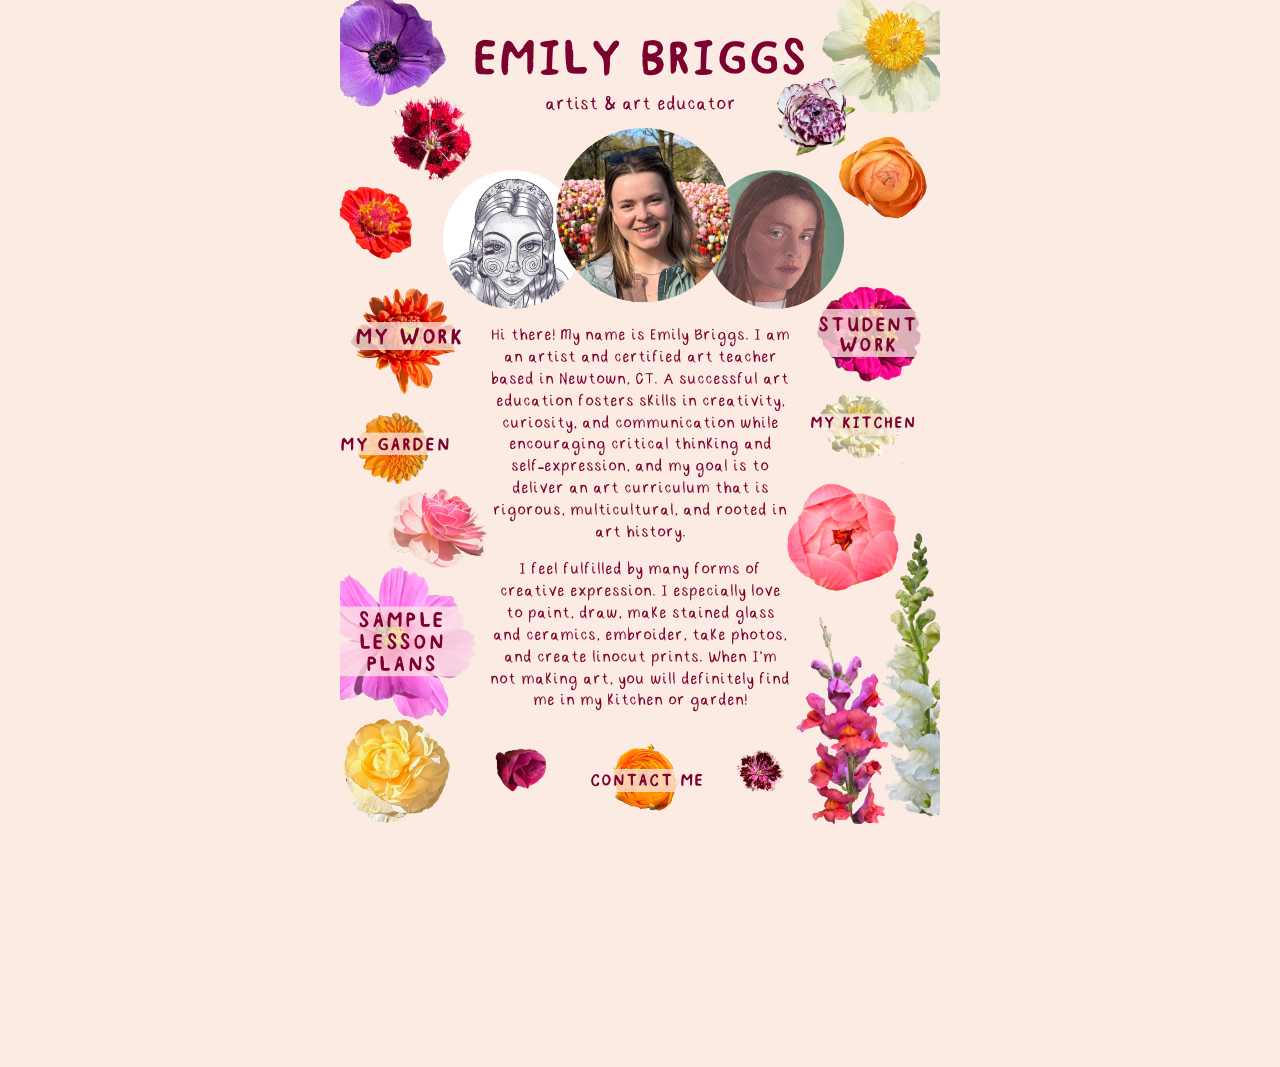
<file: index.html>
<!DOCTYPE html>
<html lang="en">
<head>
  <meta charset="UTF-8">
  <meta name="viewport" content="width=600">
  <title>Emily Briggs</title>
  <link rel="stylesheet" href="css/style.css">
</head>
<body>

  <div class="hero-wrapper">
    <div class="hero">
      <img src="assets/flowers.png" alt="">
      <img src="assets/boxes.png" alt="">
    </div>
    <div class="nav-links">
      <a class="nav-link link-my-work" href="my_work.html">My Work</a>
      <a class="nav-link link-student-work" href="student_work.html">Student<br>Work</a>
      <a class="nav-link link-my-garden" href="my_garden.html">My Garden</a>
      <a class="nav-link link-my-kitchen" href="my_kitchen.html">My Kitchen</a>
      <a class="nav-link link-lesson-plans" href="sample_lesson_plans.html">Sample<br>Lesson<br>Plans</a>
      <a class="nav-link link-contact" href="contact.html">Contact Me</a>
    </div>
    <div class="hero-overlay">
      <div class="title-block">
        <h1>Emily Briggs</h1>
        <p class="subtitle">artist & art educator</p>
      </div>
      <img src="assets/pics_of_me.png" alt="">
      <section class="bio">
        <p>Hi there! My name is Emily Briggs. I am an artist and certified art teacher based in Newtown, CT. A successful art education fosters skills in creativity, curiosity, and communication while encouraging critical thinking and self-expression, and my goal is to deliver an art curriculum that is rigorous, multicultural, and rooted in art history.</p>
        <p>I feel fulfilled by many forms of creative expression. I especially love to paint, draw, make stained glass and ceramics, embroider, take photos, and create linocut prints. When I'm not making art, you will definitely find me in my kitchen or garden!</p>
      </section>
    </div>
  </div>

</body>
</html>
</file>
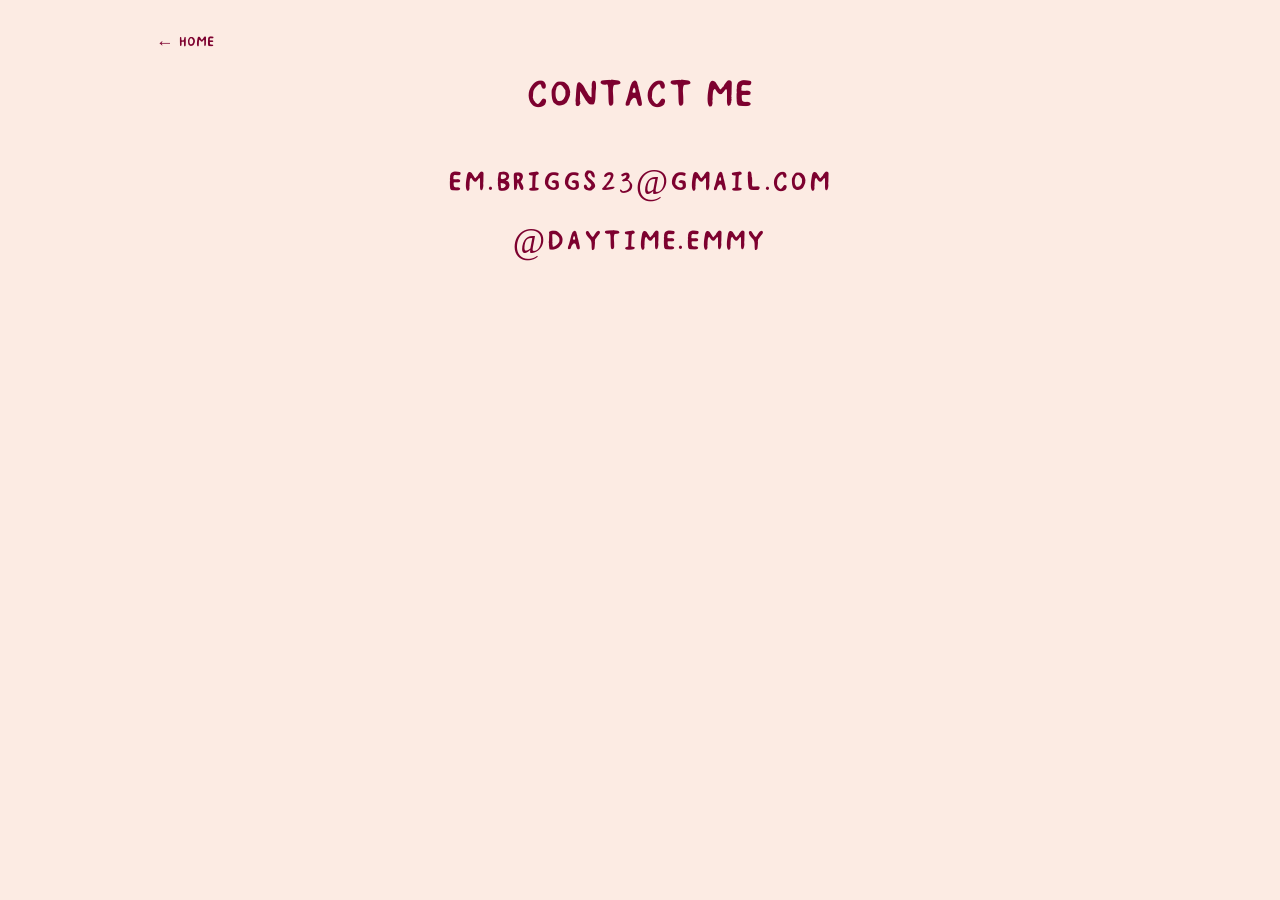
<file: contact.html>
<!DOCTYPE html>
<html lang="en">
<head>
  <meta charset="UTF-8">
  <meta name="viewport" content="width=device-width, initial-scale=1.0">
  <title>Contact — Emily Briggs</title>
  <link rel="stylesheet" href="css/style.css">
  <style>
    .page-wrapper {
      max-width: 1000px;
      margin: 0 auto;
      padding: 2rem 1rem 3rem;
      text-align: center;
    }
    .page-header {
      margin-bottom: 3rem;
    }
    .page-header h1 {
      font-size: 3rem;
    }
    .back-link {
      display: block;
      font-family: "EmTitle";
      font-size: 1.1rem;
      color: #7D012F;
      text-decoration: none;
      margin-bottom: 1.5rem;
      text-align: left;
    }
    .back-link:hover {
      text-decoration: underline;
    }
    .email-link {
      font-family: "EmTitle";
      font-size: 2.2rem;
      color: #7D012F;
      text-decoration: none;
      letter-spacing: 0.05em;
    }
    .email-link:hover {
      text-decoration: underline;
    }
    .contact-links {
      display: flex;
      flex-direction: column;
      align-items: center;
      gap: 1.2rem;
    }
    .instagram-link {
      font-family: "EmTitle";
      font-size: 2.2rem;
      color: #7D012F;
      text-decoration: none;
      letter-spacing: 0.05em;
    }
    .instagram-link:hover {
      text-decoration: underline;
    }
  </style>
</head>
<body>
  <div class="page-wrapper">
    <a class="back-link" href="index.html">← Home</a>
    <div class="page-header">
      <h1>Contact Me</h1>
    </div>
    <div class="contact-links">
      <a class="email-link" href="mailto:em.briggs23@gmail.com">em.briggs23@gmail.com</a>
      <a class="instagram-link" href="https://www.instagram.com/daytime.emmy" target="_blank" rel="noopener noreferrer">@daytime.emmy</a>
    </div>
  </div>
</body>
</html>
</file>
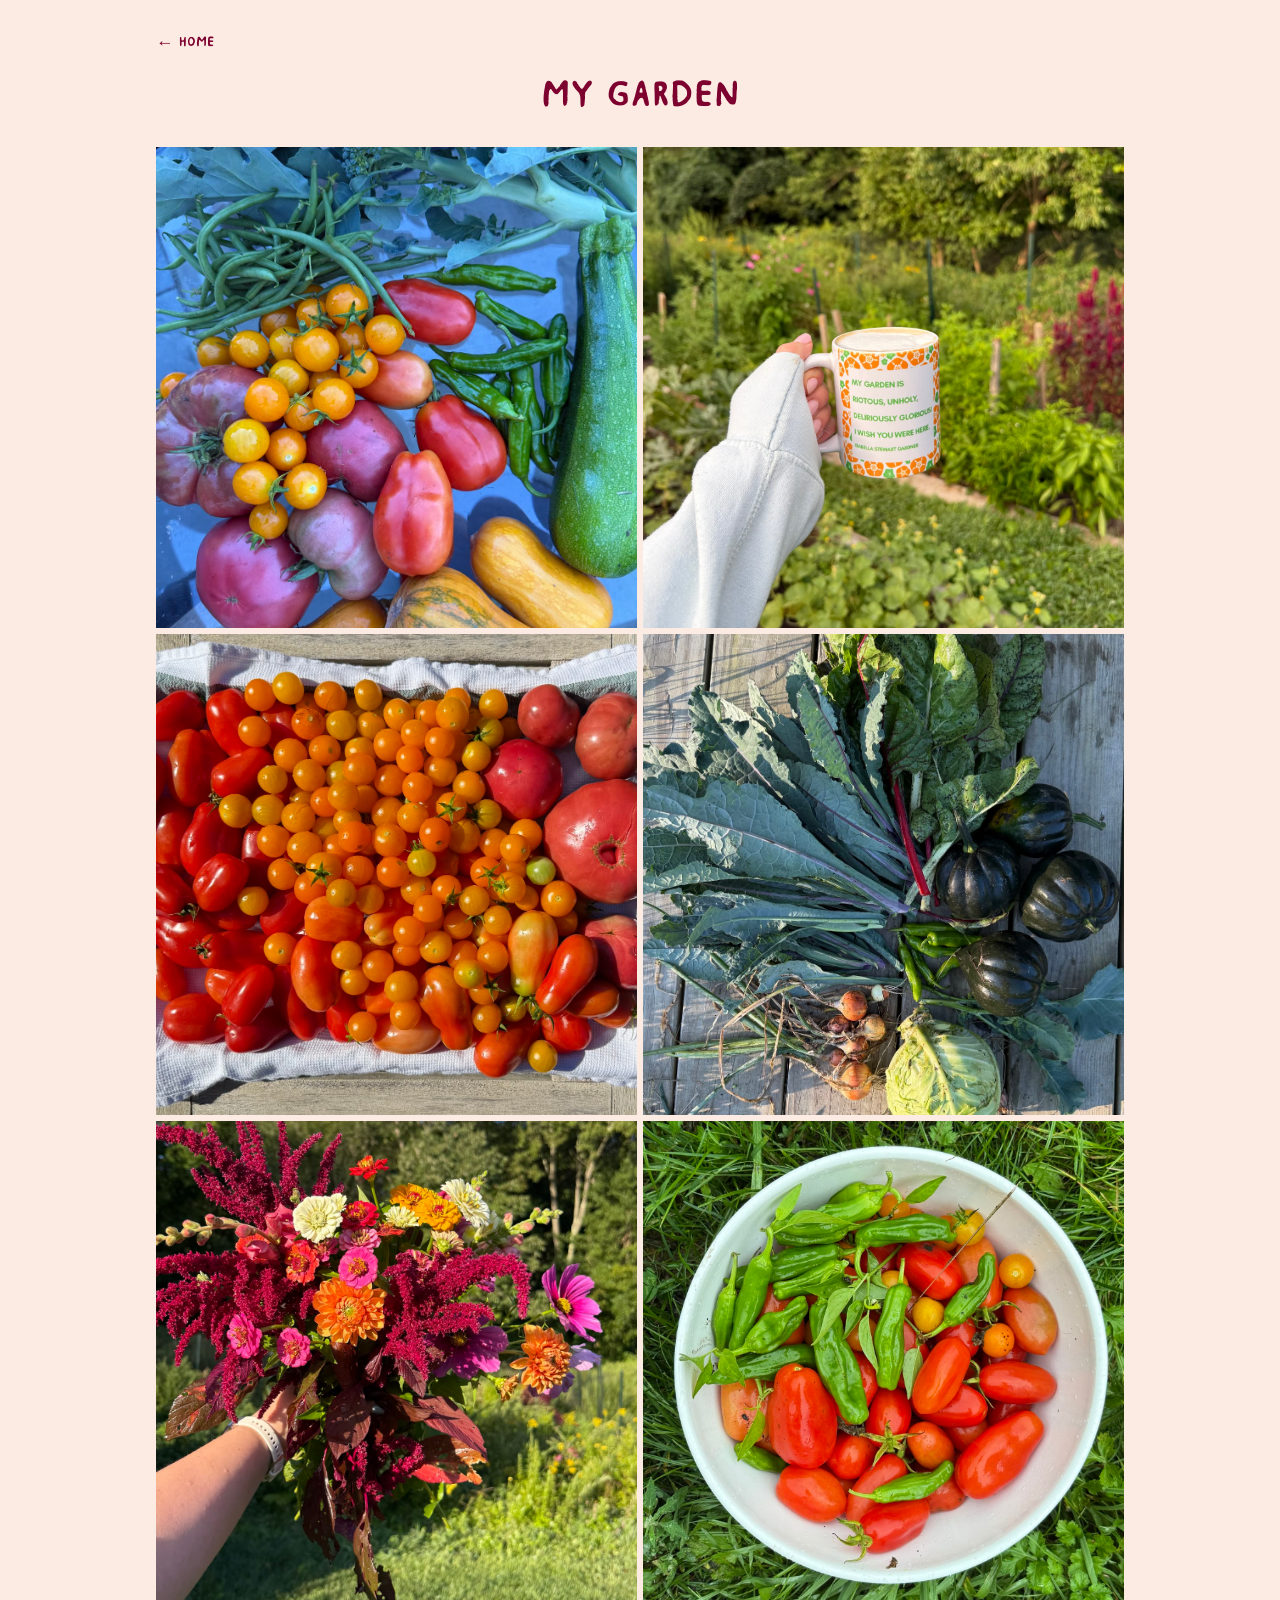
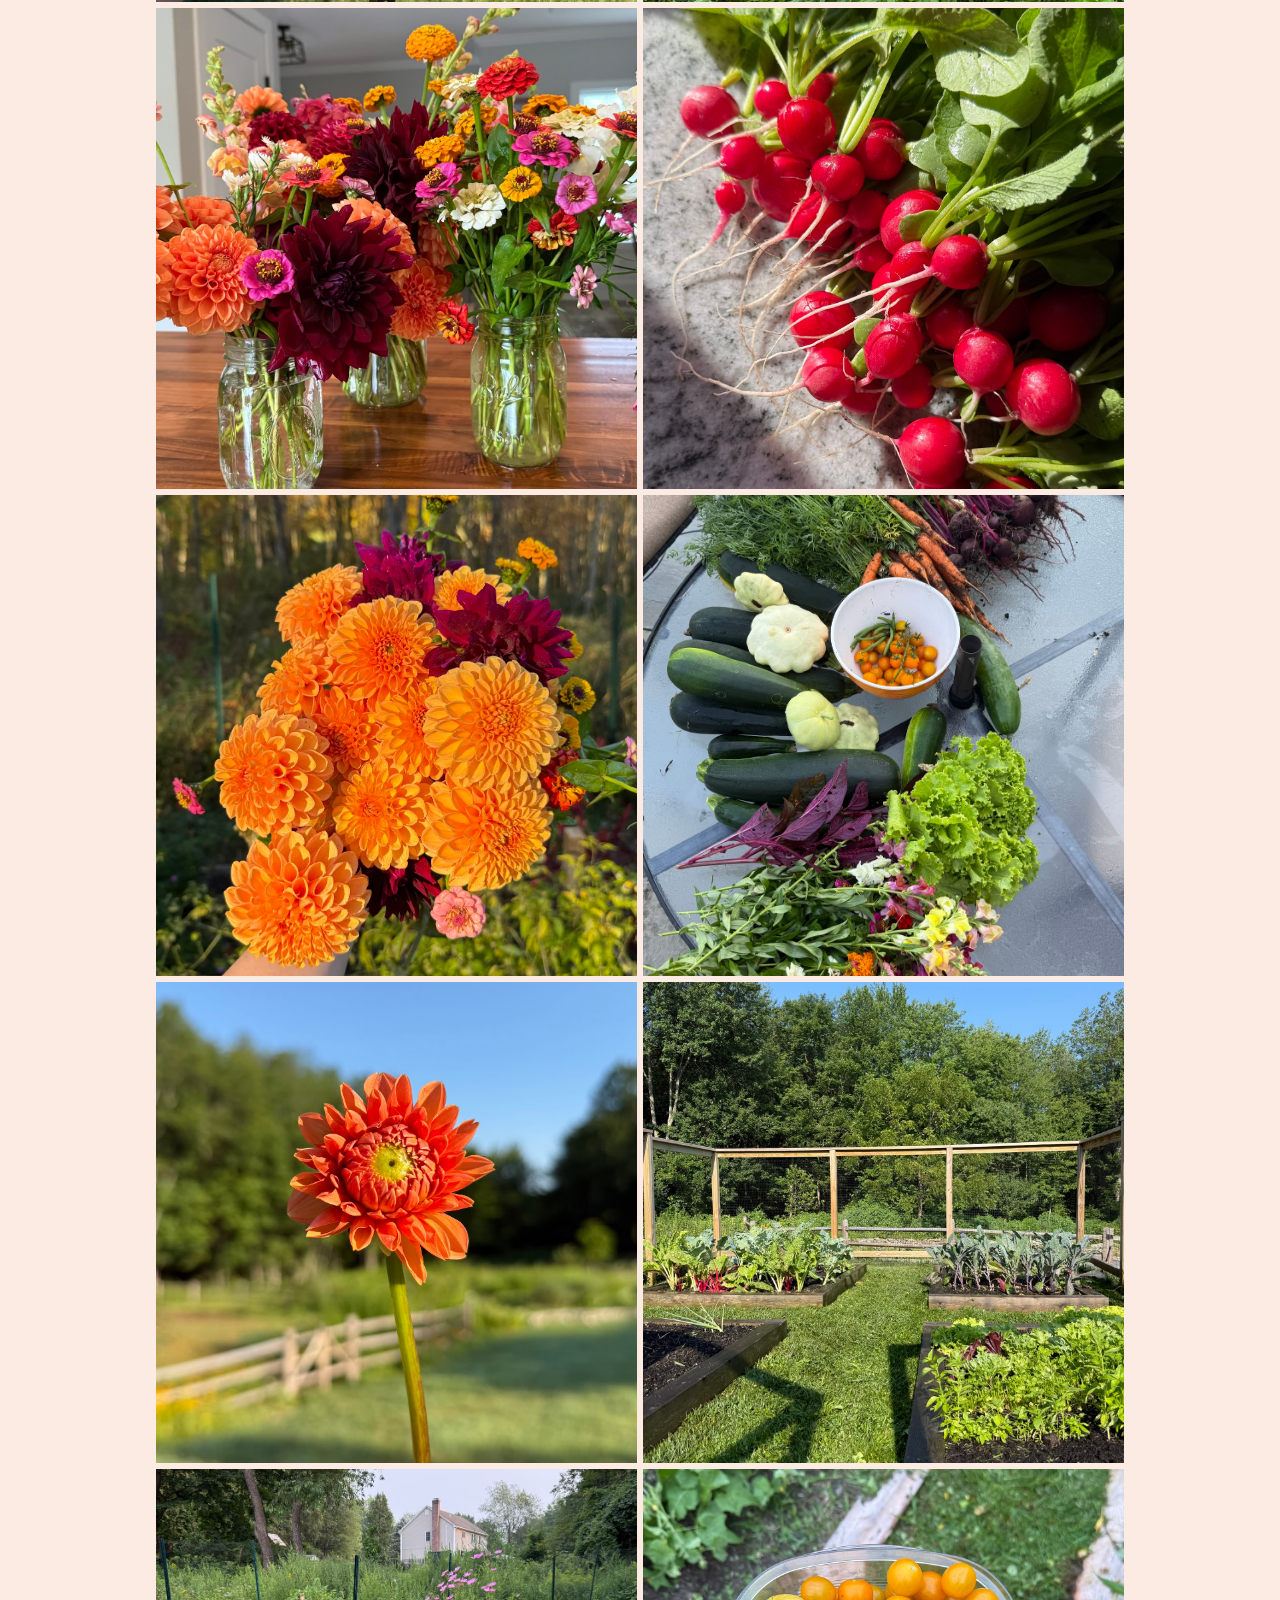
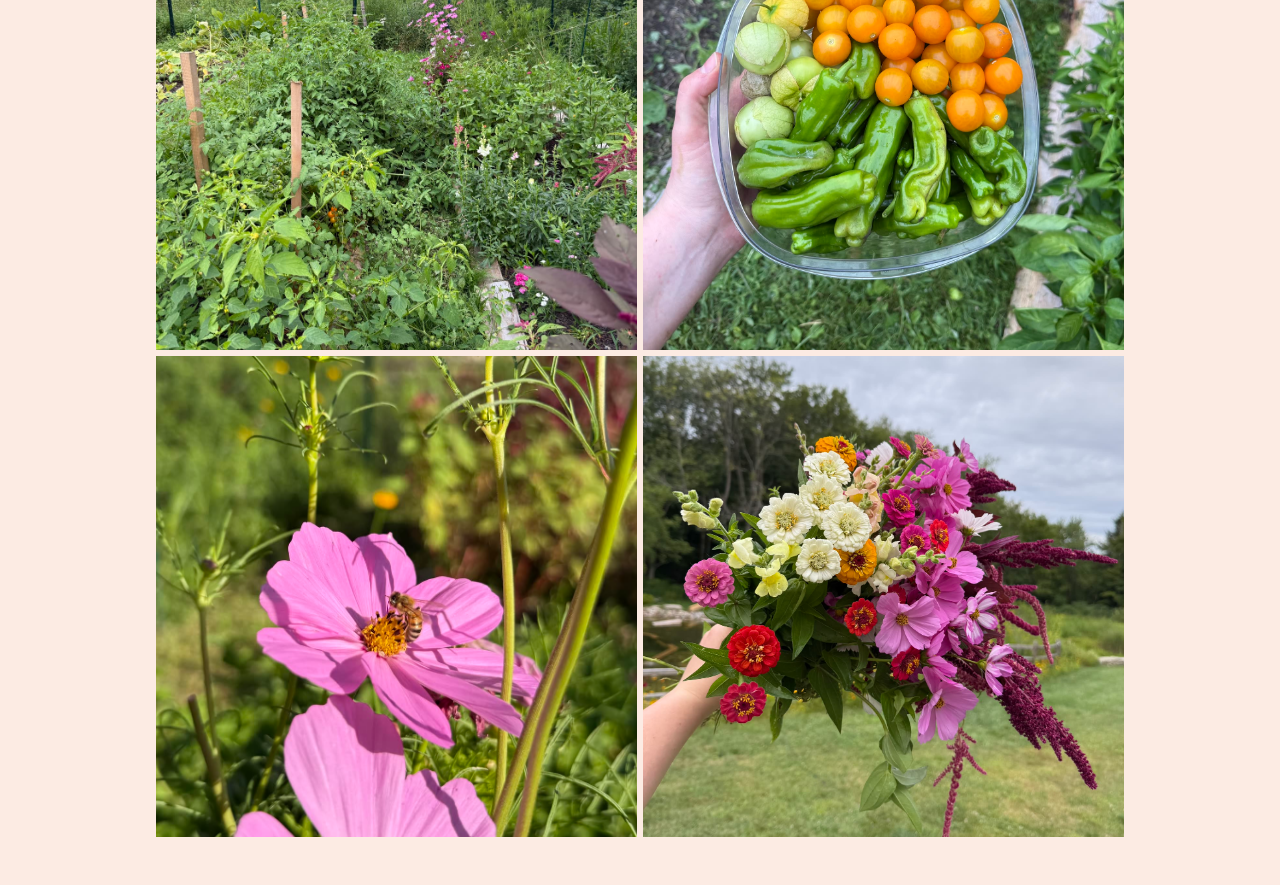
<file: my_garden.html>
<!DOCTYPE html>
<html lang="en">
<head>
  <meta charset="UTF-8">
  <meta name="viewport" content="width=device-width, initial-scale=1.0">
  <title>My Garden — Emily Briggs</title>
  <link rel="stylesheet" href="css/style.css">
  <style>
    .page-wrapper {
      max-width: 1000px;
      margin: 0 auto;
      padding: 2rem 1rem 3rem;
    }

    .page-header {
      text-align: center;
      margin-bottom: 2rem;
    }

    .page-header h1 {
      font-size: 3rem;
    }

    .back-link {
      display: inline-block;
      font-family: "EmTitle";
      font-size: 1.1rem;
      color: #7D012F;
      text-decoration: none;
      margin-bottom: 1.5rem;
    }

    .back-link:hover {
      text-decoration: underline;
    }

    .photo-grid {
      display: grid;
      grid-template-columns: repeat(2, 1fr);
      gap: 6px;
    }

    .photo-grid img {
      width: 100%;
      aspect-ratio: 1;
      object-fit: cover;
      display: block;
    }
  </style>
</head>
<body>

  <div class="page-wrapper">
    <a class="back-link" href="index.html">← Home</a>
    <div class="page-header">
      <h1>My Garden</h1>
    </div>
    <div class="photo-grid">
      <img src="assets/my_garden/IMG_0007.jpg" alt="Garden photo">
      <img src="assets/my_garden/IMG_0062.jpg" alt="Garden photo">
      <img src="assets/my_garden/IMG_0200.jpg" alt="Garden photo">
      <img src="assets/my_garden/IMG_0380.jpg" alt="Garden photo">
      <img src="assets/my_garden/IMG_0566.jpg" alt="Garden photo">
      <img src="assets/my_garden/IMG_1438.jpg" alt="Garden photo">
      <img src="assets/my_garden/IMG_1440.jpg" alt="Garden photo">
      <img src="assets/my_garden/IMG_1504.jpg" alt="Garden photo">
      <img src="assets/my_garden/IMG_2014.jpg" alt="Garden photo">
      <img src="assets/my_garden/IMG_8917.jpg" alt="Garden photo">
      <img src="assets/my_garden/IMG_8927.jpg" alt="Garden photo">
      <img src="assets/my_garden/IMG_9013.jpg" alt="Garden photo">
      <img src="assets/my_garden/IMG_9123.jpg" alt="Garden photo">
      <img src="assets/my_garden/IMG_9144.jpg" alt="Garden photo">
      <img src="assets/my_garden/IMG_9313.jpg" alt="Garden photo">
      <img src="assets/my_garden/IMG_9631.jpg" alt="Garden photo">
    </div>
  </div>

</body>
</html>
</file>
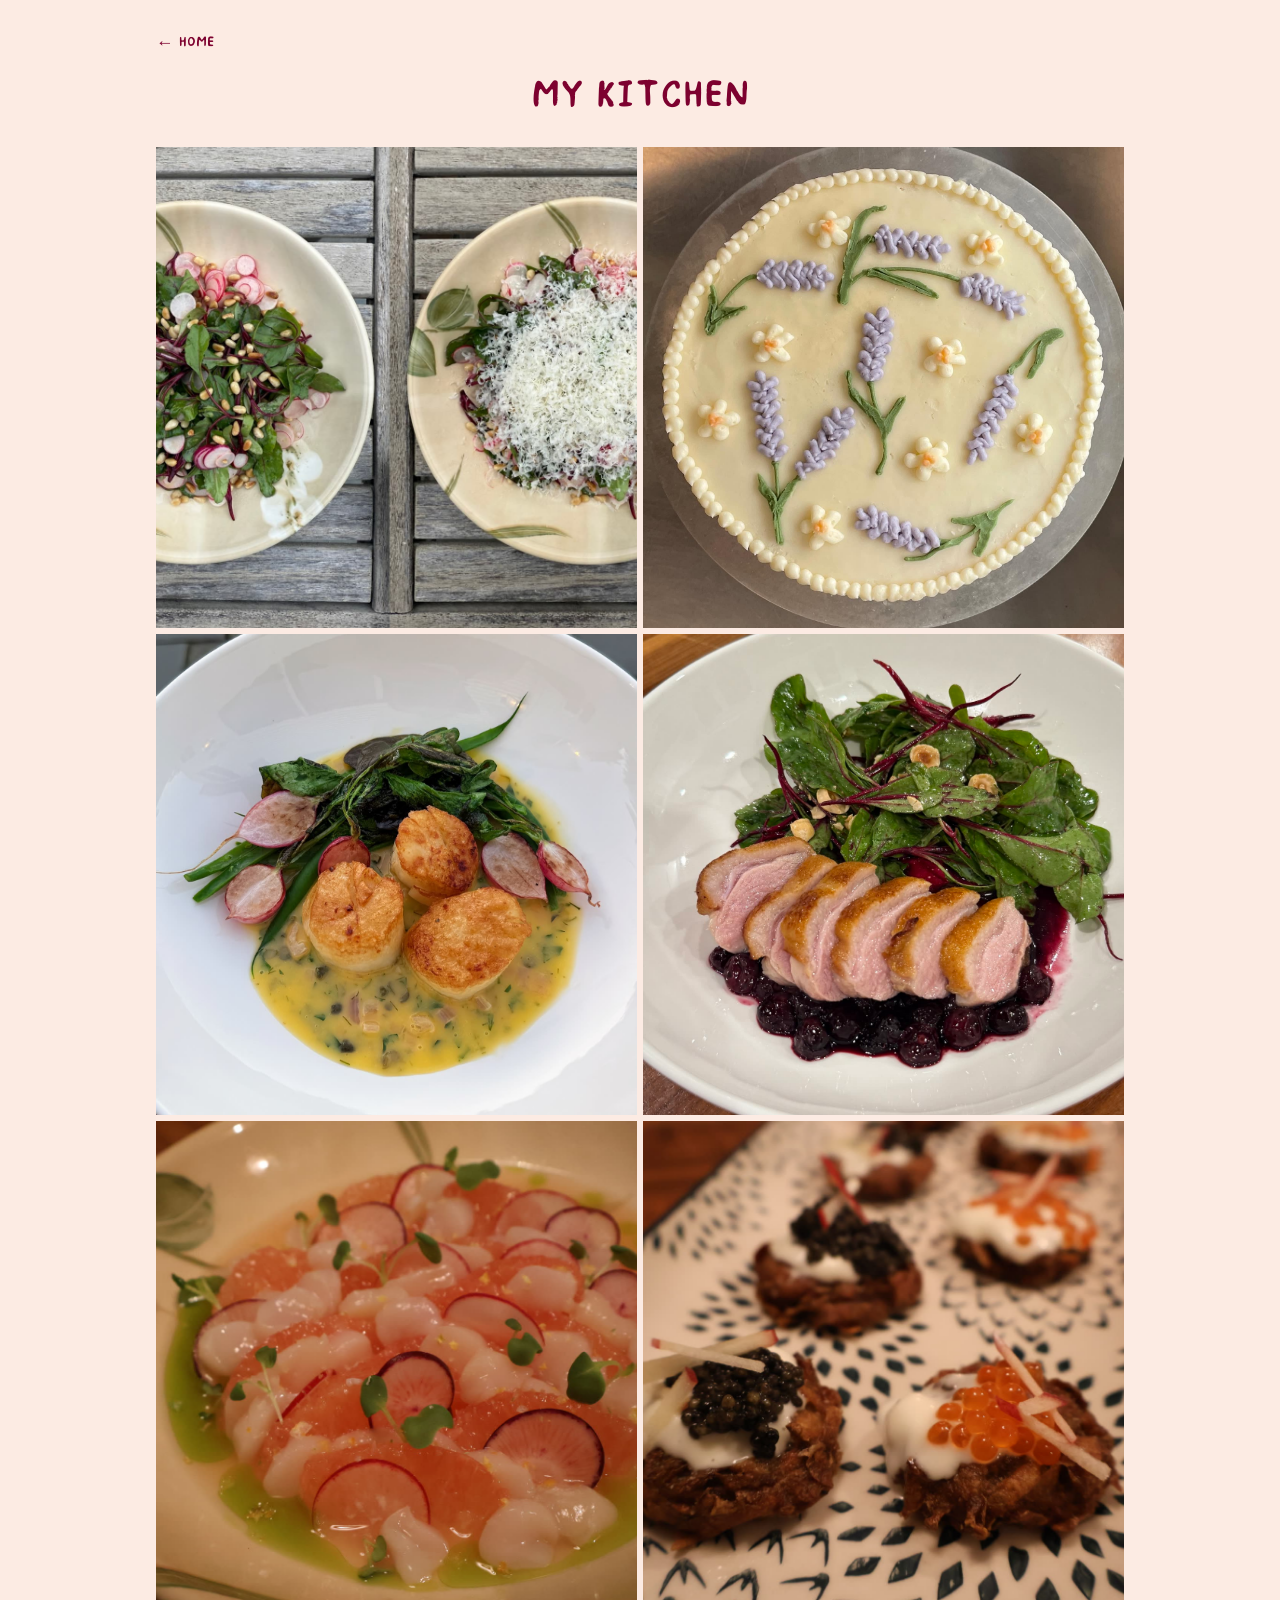
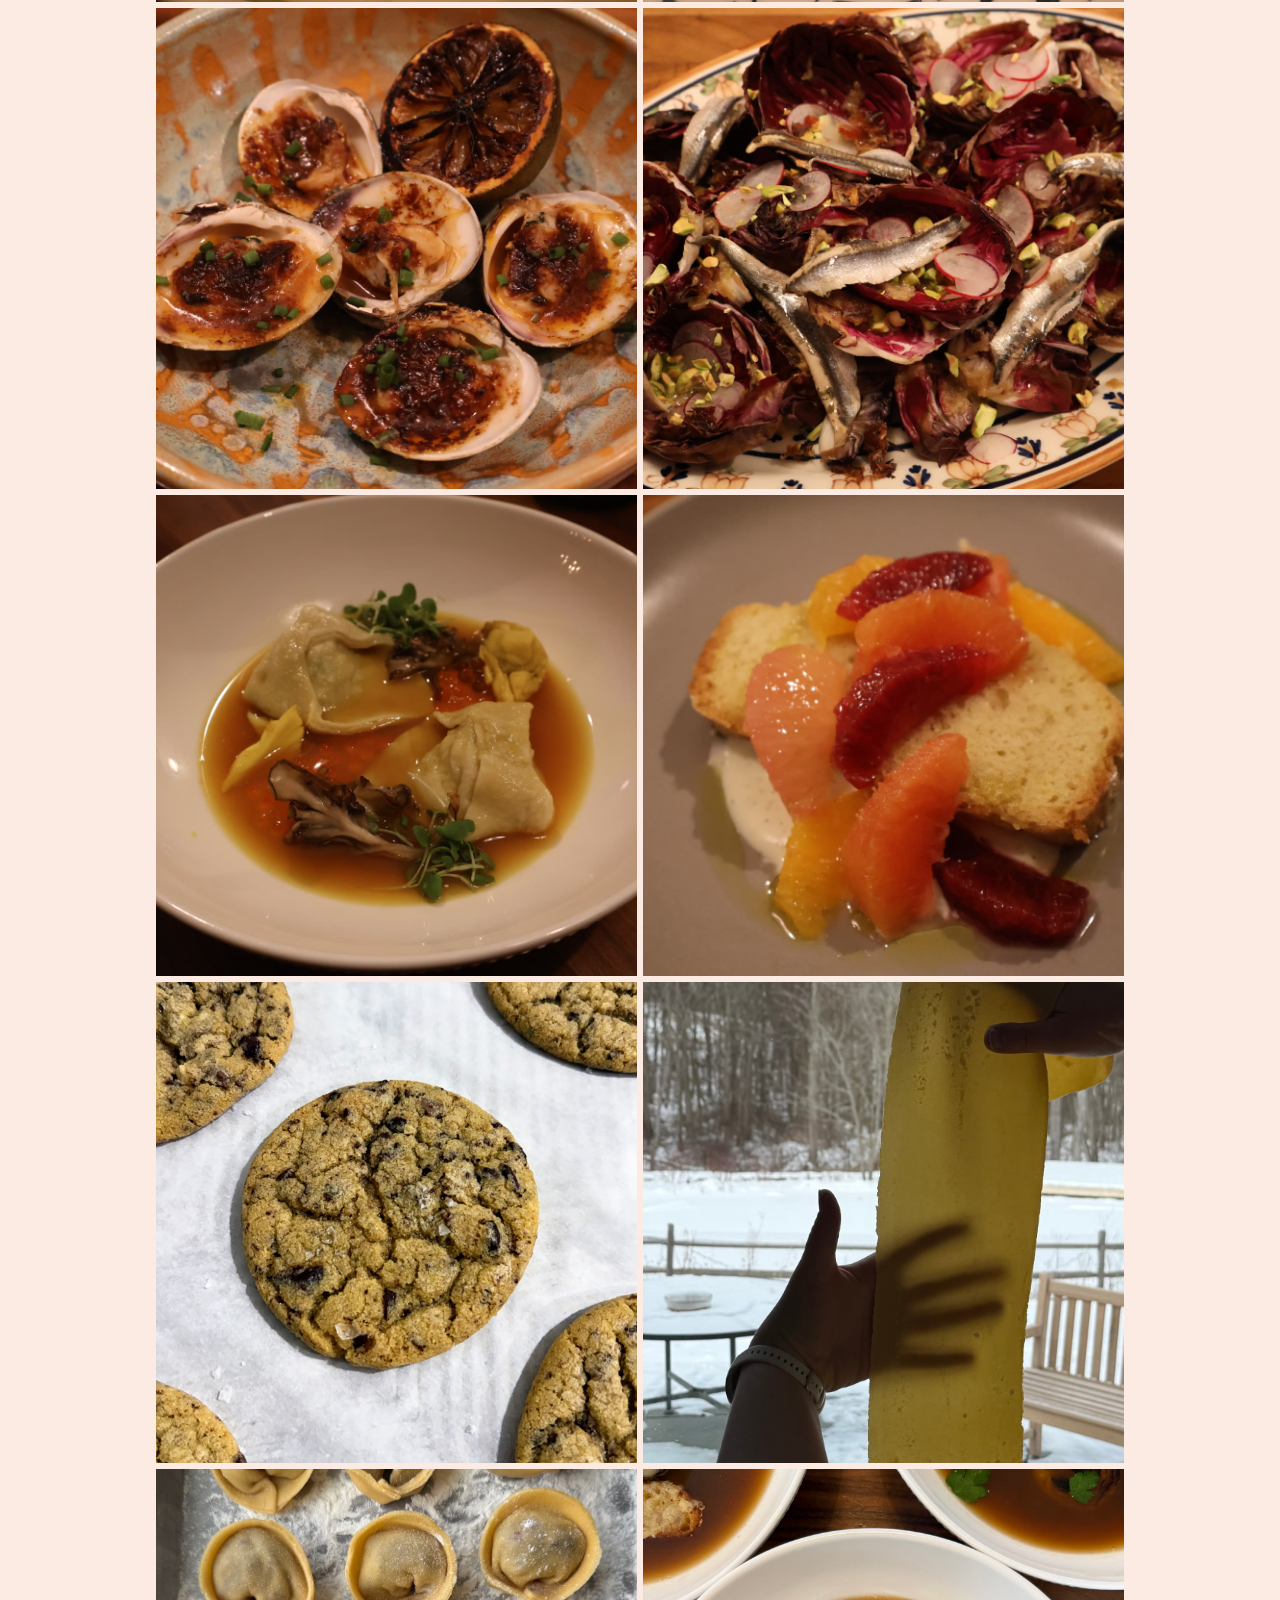
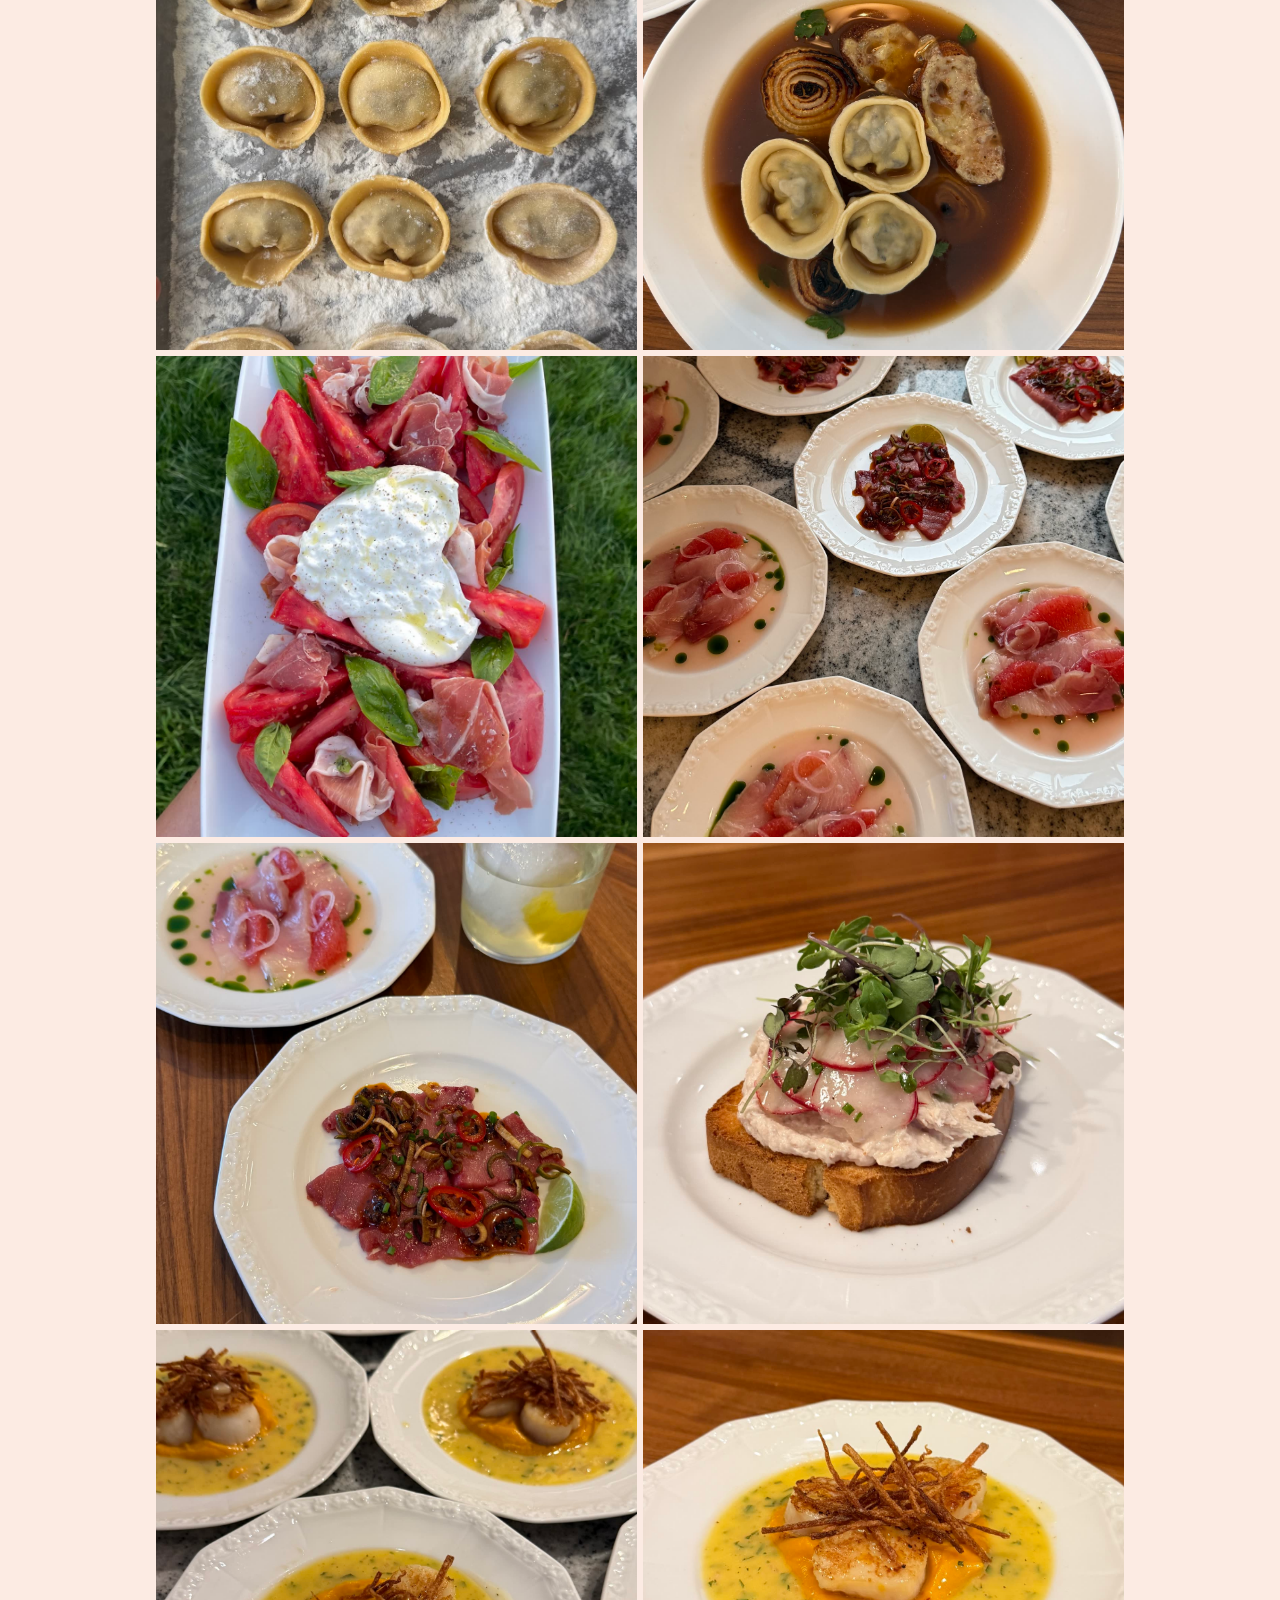
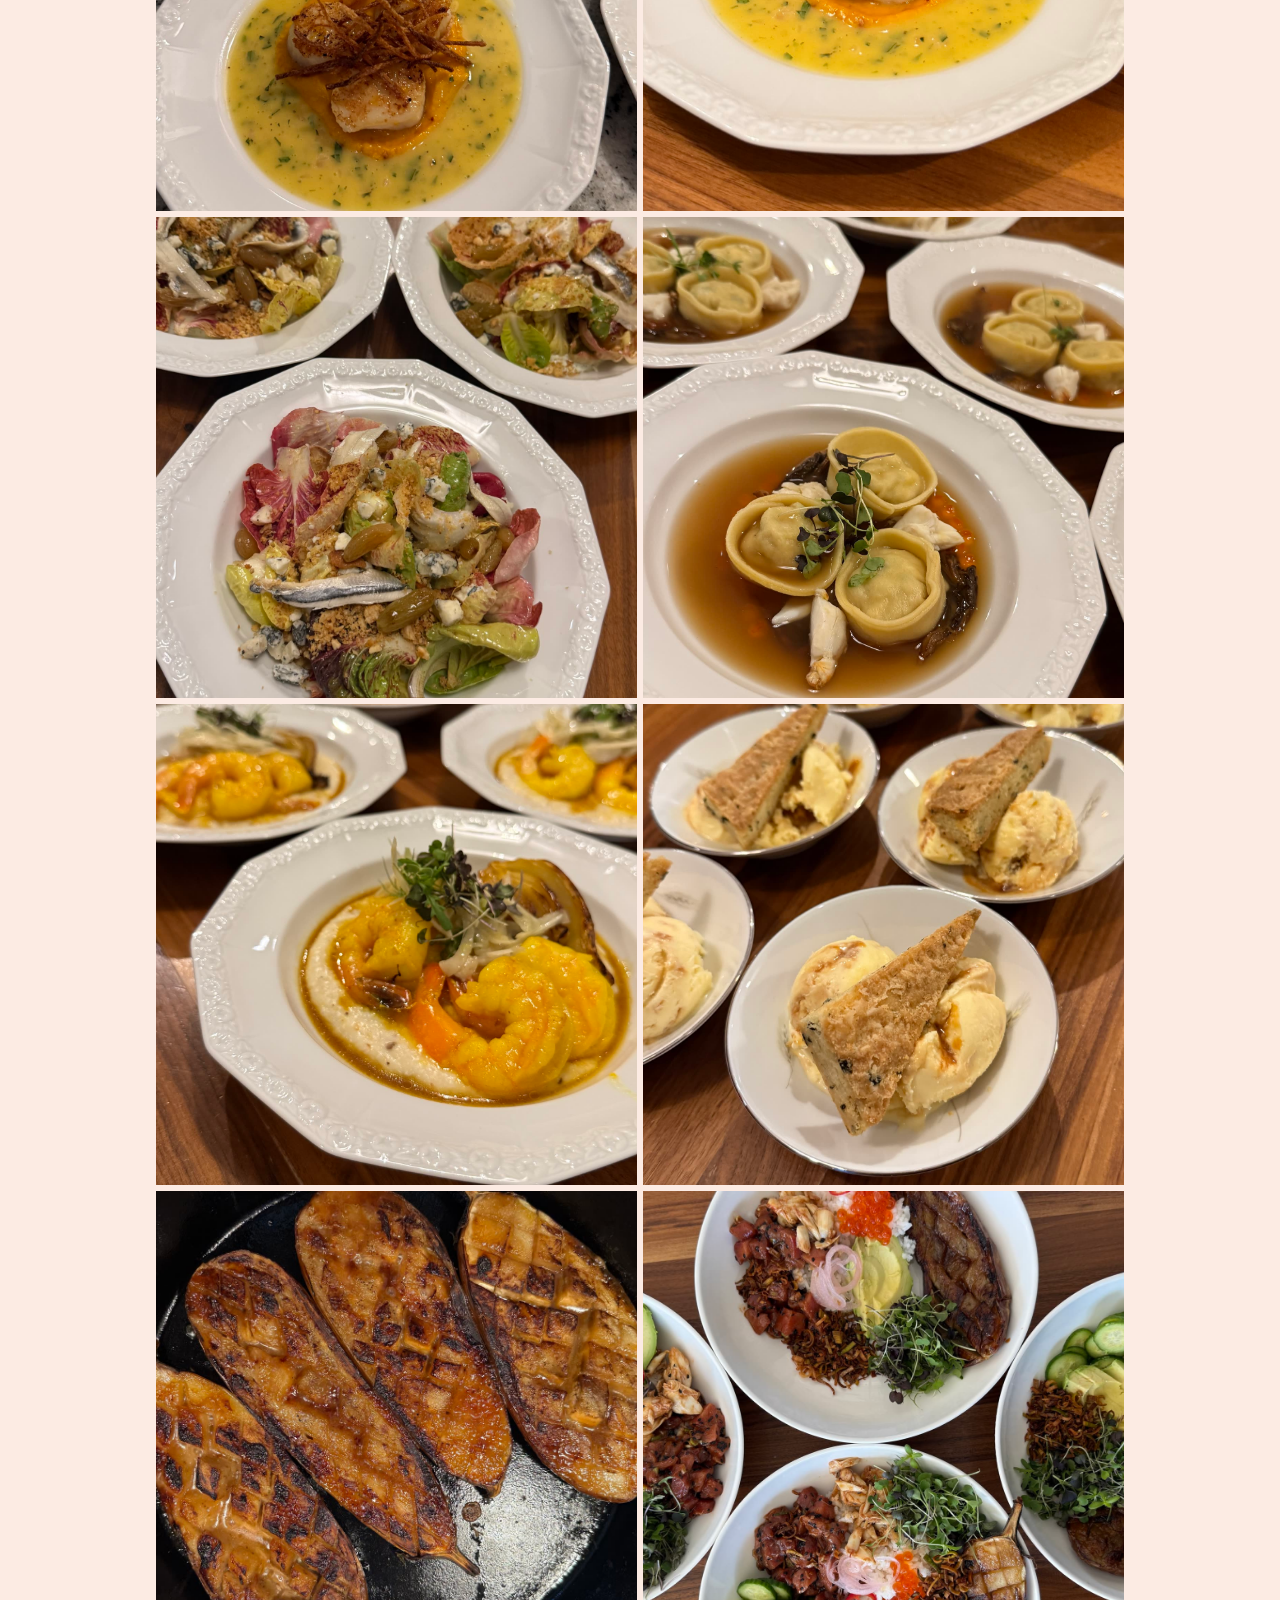
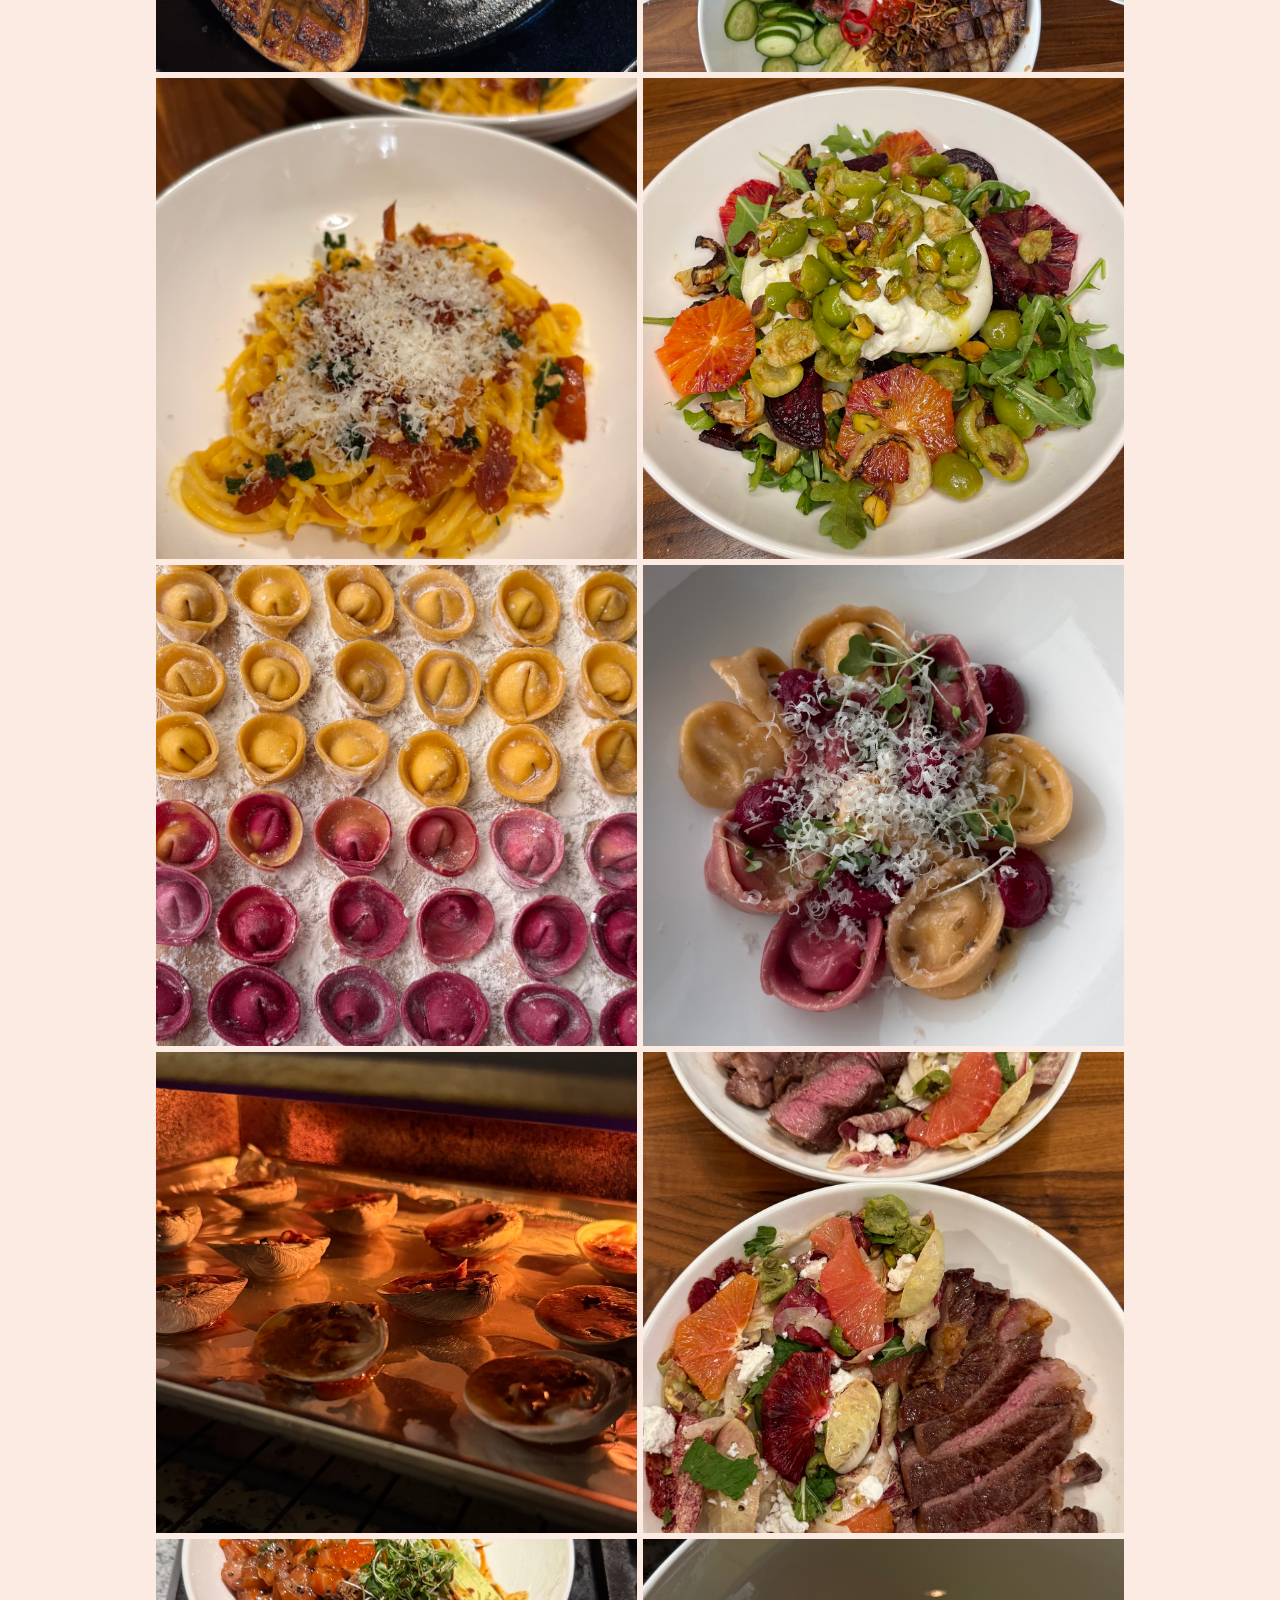
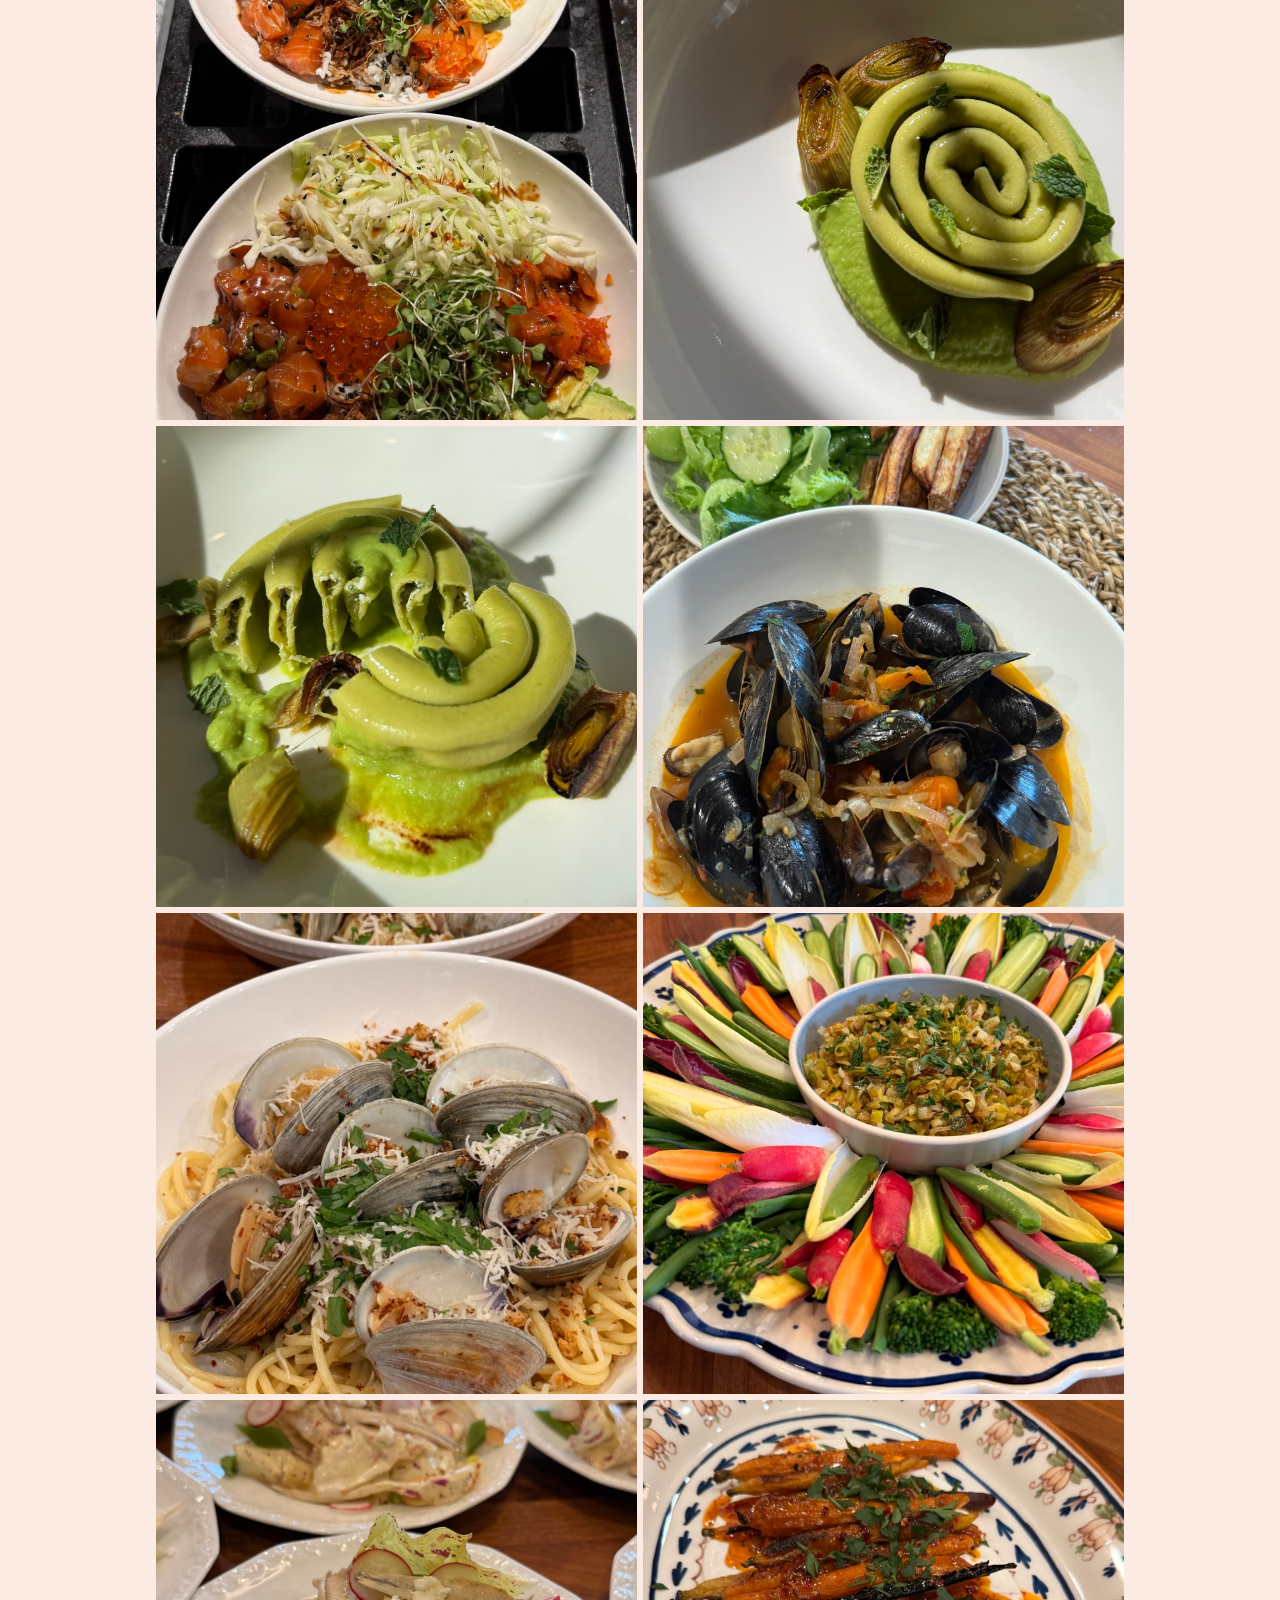
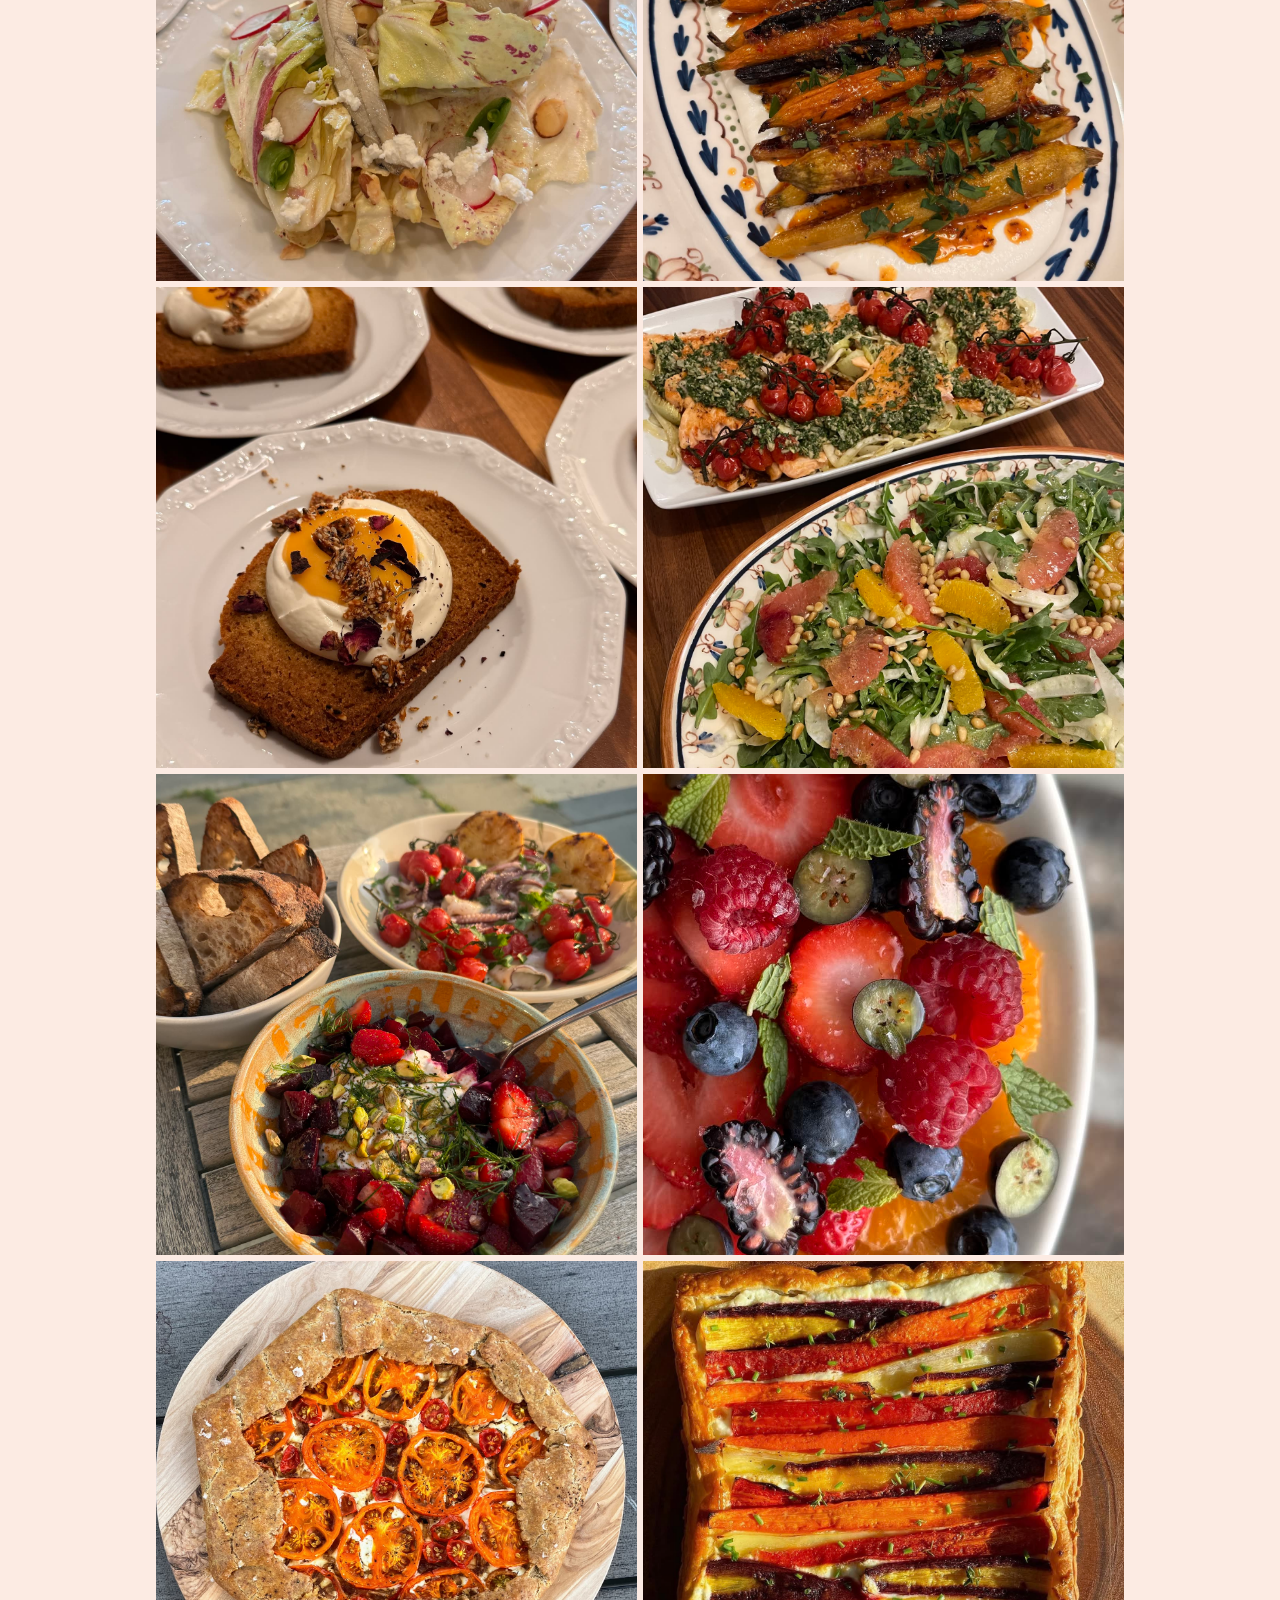
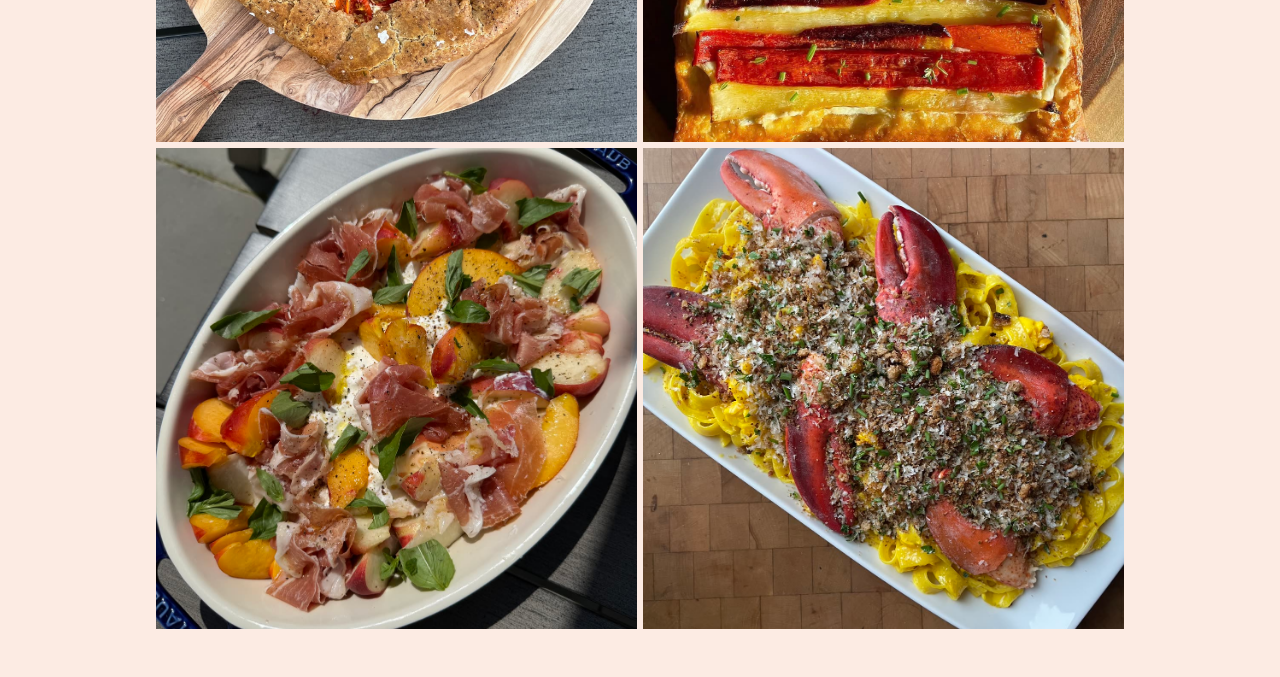
<file: my_kitchen.html>
<!DOCTYPE html>
<html lang="en">
<head>
  <meta charset="UTF-8">
  <meta name="viewport" content="width=device-width, initial-scale=1.0">
  <title>My Kitchen — Emily Briggs</title>
  <link rel="stylesheet" href="css/style.css">
  <style>
    .page-wrapper {
      max-width: 1000px;
      margin: 0 auto;
      padding: 2rem 1rem 3rem;
    }

    .page-header {
      text-align: center;
      margin-bottom: 2rem;
    }

    .page-header h1 {
      font-size: 3rem;
    }

    .back-link {
      display: inline-block;
      font-family: "EmTitle";
      font-size: 1.1rem;
      color: #7D012F;
      text-decoration: none;
      margin-bottom: 1.5rem;
    }

    .back-link:hover {
      text-decoration: underline;
    }

    .photo-grid {
      display: grid;
      grid-template-columns: repeat(2, 1fr);
      gap: 6px;
    }

    .photo-grid img {
      width: 100%;
      aspect-ratio: 1;
      object-fit: cover;
      display: block;
    }
  </style>
</head>
<body>

  <div class="page-wrapper">
    <a class="back-link" href="index.html">← Home</a>
    <div class="page-header">
      <h1>My Kitchen</h1>
    </div>
    <div class="photo-grid">
      <img src="assets/my_kitchen/4.jpg" alt="Kitchen photo">
      <img src="assets/my_kitchen/497CA529-0297-41AA-9EF3-FDE53331F867.jpg" alt="Kitchen photo">
      <img src="assets/my_kitchen/IMG_1510 Copy.jpg" alt="Kitchen photo">
      <img src="assets/my_kitchen/IMG_1520.jpg" alt="Kitchen photo">
      <img src="assets/my_kitchen/IMG_1698.jpg" alt="Kitchen photo">
      <img src="assets/my_kitchen/IMG_1702.jpg" alt="Kitchen photo">
      <img src="assets/my_kitchen/IMG_1716.jpg" alt="Kitchen photo">
      <img src="assets/my_kitchen/IMG_1718.jpg" alt="Kitchen photo">
      <img src="assets/my_kitchen/IMG_1737.jpg" alt="Kitchen photo">
      <img src="assets/my_kitchen/IMG_1748.jpg" alt="Kitchen photo">
      <img src="assets/my_kitchen/IMG_3006.jpg" alt="Kitchen photo">
      <img src="assets/my_kitchen/IMG_3046.jpg" alt="Kitchen photo">
      <img src="assets/my_kitchen/IMG_3060.jpg" alt="Kitchen photo">
      <img src="assets/my_kitchen/IMG_3064.jpg" alt="Kitchen photo">
      <img src="assets/my_kitchen/IMG_3083.jpg" alt="Kitchen photo">
      <img src="assets/my_kitchen/IMG_3929.jpg" alt="Kitchen photo">
      <img src="assets/my_kitchen/IMG_3931.jpg" alt="Kitchen photo">
      <img src="assets/my_kitchen/IMG_3936.jpg" alt="Kitchen photo">
      <img src="assets/my_kitchen/IMG_3973.jpg" alt="Kitchen photo">
      <img src="assets/my_kitchen/IMG_3975.jpg" alt="Kitchen photo">
      <img src="assets/my_kitchen/IMG_3977.jpg" alt="Kitchen photo">
      <img src="assets/my_kitchen/IMG_3979.jpg" alt="Kitchen photo">
      <img src="assets/my_kitchen/IMG_3986.jpg" alt="Kitchen photo">
      <img src="assets/my_kitchen/IMG_3992.jpg" alt="Kitchen photo">
      <img src="assets/my_kitchen/IMG_4001.jpg" alt="Kitchen photo">
      <img src="assets/my_kitchen/IMG_4005.jpg" alt="Kitchen photo">
      <img src="assets/my_kitchen/IMG_4123.jpg" alt="Kitchen photo">
      <img src="assets/my_kitchen/IMG_4446.jpg" alt="Kitchen photo">
      <img src="assets/my_kitchen/IMG_4685.jpg" alt="Kitchen photo">
      <img src="assets/my_kitchen/IMG_4695.jpg" alt="Kitchen photo">
      <img src="assets/my_kitchen/IMG_4730.jpg" alt="Kitchen photo">
      <img src="assets/my_kitchen/IMG_4790.jpg" alt="Kitchen photo">
      <img src="assets/my_kitchen/IMG_4853.jpg" alt="Kitchen photo">
      <img src="assets/my_kitchen/IMG_5310.jpg" alt="Kitchen photo">
      <img src="assets/my_kitchen/IMG_5316.jpg" alt="Kitchen photo">
      <img src="assets/my_kitchen/IMG_5332.jpg" alt="Kitchen photo">
      <img src="assets/my_kitchen/IMG_5494.jpg" alt="Kitchen photo">
      <img src="assets/my_kitchen/IMG_5513.jpg" alt="Kitchen photo">
      <img src="assets/my_kitchen/IMG_5519.jpg" alt="Kitchen photo">
      <img src="assets/my_kitchen/IMG_5524.jpg" alt="Kitchen photo">
      <img src="assets/my_kitchen/IMG_5538.jpg" alt="Kitchen photo">
      <img src="assets/my_kitchen/IMG_5830.jpg" alt="Kitchen photo">
      <img src="assets/my_kitchen/IMG_7662.jpg" alt="Kitchen photo">
      <img src="assets/my_kitchen/IMG_7668.jpg" alt="Kitchen photo">
      <img src="assets/my_kitchen/IMG_7759.jpg" alt="Kitchen photo">
      <img src="assets/my_kitchen/IMG_8006.jpg" alt="Kitchen photo">
      <img src="assets/my_kitchen/IMG_8316.jpg" alt="Kitchen photo">
      <img src="assets/my_kitchen/IMG_9865.jpg" alt="Kitchen photo">
    </div>
  </div>

</body>
</html>
</file>
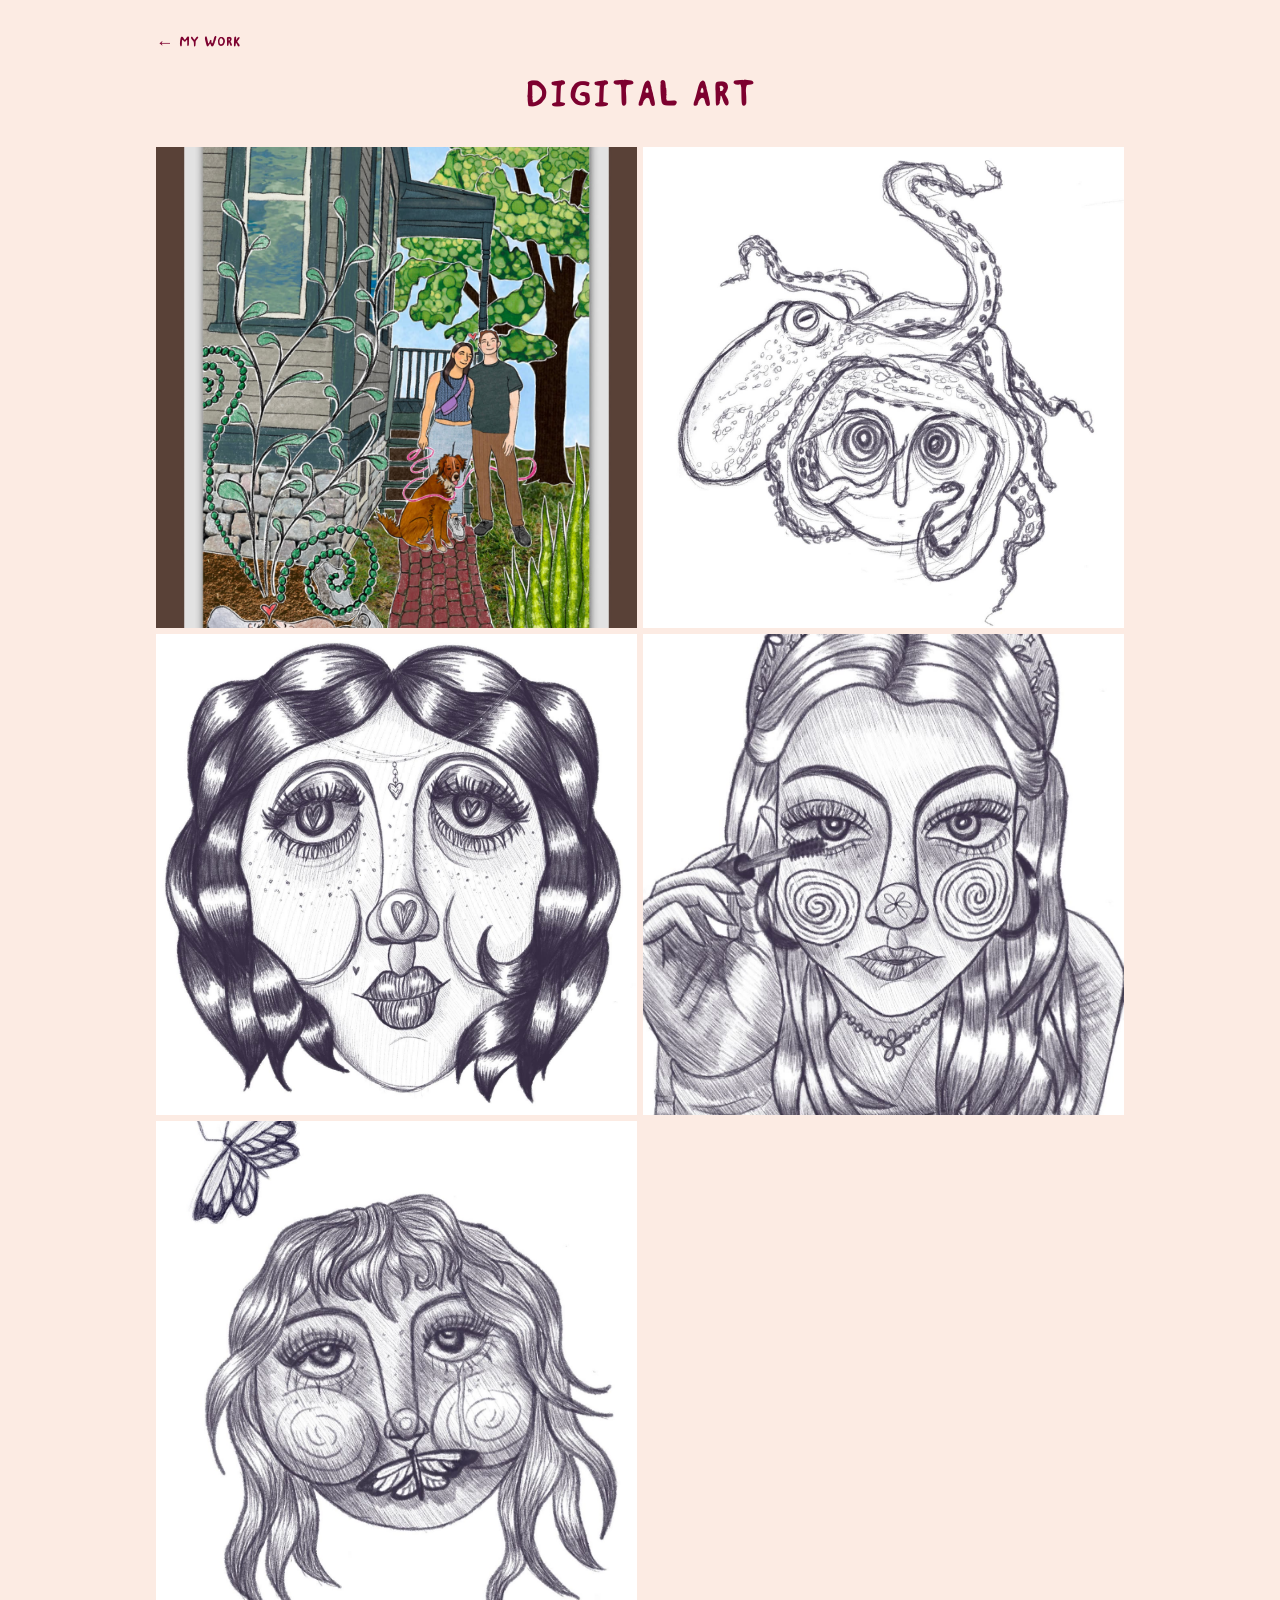
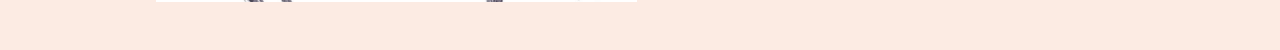
<file: my_work_digital_art.html>
<!DOCTYPE html>
<html lang="en">
<head>
  <meta charset="UTF-8">
  <meta name="viewport" content="width=device-width, initial-scale=1.0">
  <title>Digital Art — Emily Briggs</title>
  <link rel="stylesheet" href="css/style.css">
  <style>
    .page-wrapper {
      max-width: 1000px;
      margin: 0 auto;
      padding: 2rem 1rem 3rem;
    }
    .page-header {
      text-align: center;
      margin-bottom: 2rem;
    }
    .page-header h1 {
      font-size: 3rem;
    }
    .back-link {
      display: inline-block;
      font-family: "EmTitle";
      font-size: 1.1rem;
      color: #7D012F;
      text-decoration: none;
      margin-bottom: 1.5rem;
    }
    .back-link:hover {
      text-decoration: underline;
    }
    .photo-grid {
      display: grid;
      grid-template-columns: repeat(2, 1fr);
      gap: 6px;
    }
    .photo-grid img {
      width: 100%;
      aspect-ratio: 1;
      object-fit: cover;
      display: block;
    }
  </style>
</head>
<body>
  <div class="page-wrapper">
    <a class="back-link" href="my_work.html">← My Work</a>
    <div class="page-header">
      <h1>Digital Art</h1>
    </div>
    <div class="photo-grid">
      <img src="assets/my_work/digital_art/5A6E35E3-DE82-475B-90A3-1F4BC0F44908.jpg" alt="Digital art">
      <img src="assets/my_work/digital_art/IMG_0098.jpg" alt="Digital art">
      <img src="assets/my_work/digital_art/IMG_0100.jpg" alt="Digital art">
      <img src="assets/my_work/digital_art/Untitled_Artwork 4.jpg" alt="Digital art">
      <img src="assets/my_work/digital_art/Untitled_Artwork 5.jpg" alt="Digital art">
    </div>
  </div>
</body>
</html>
</file>
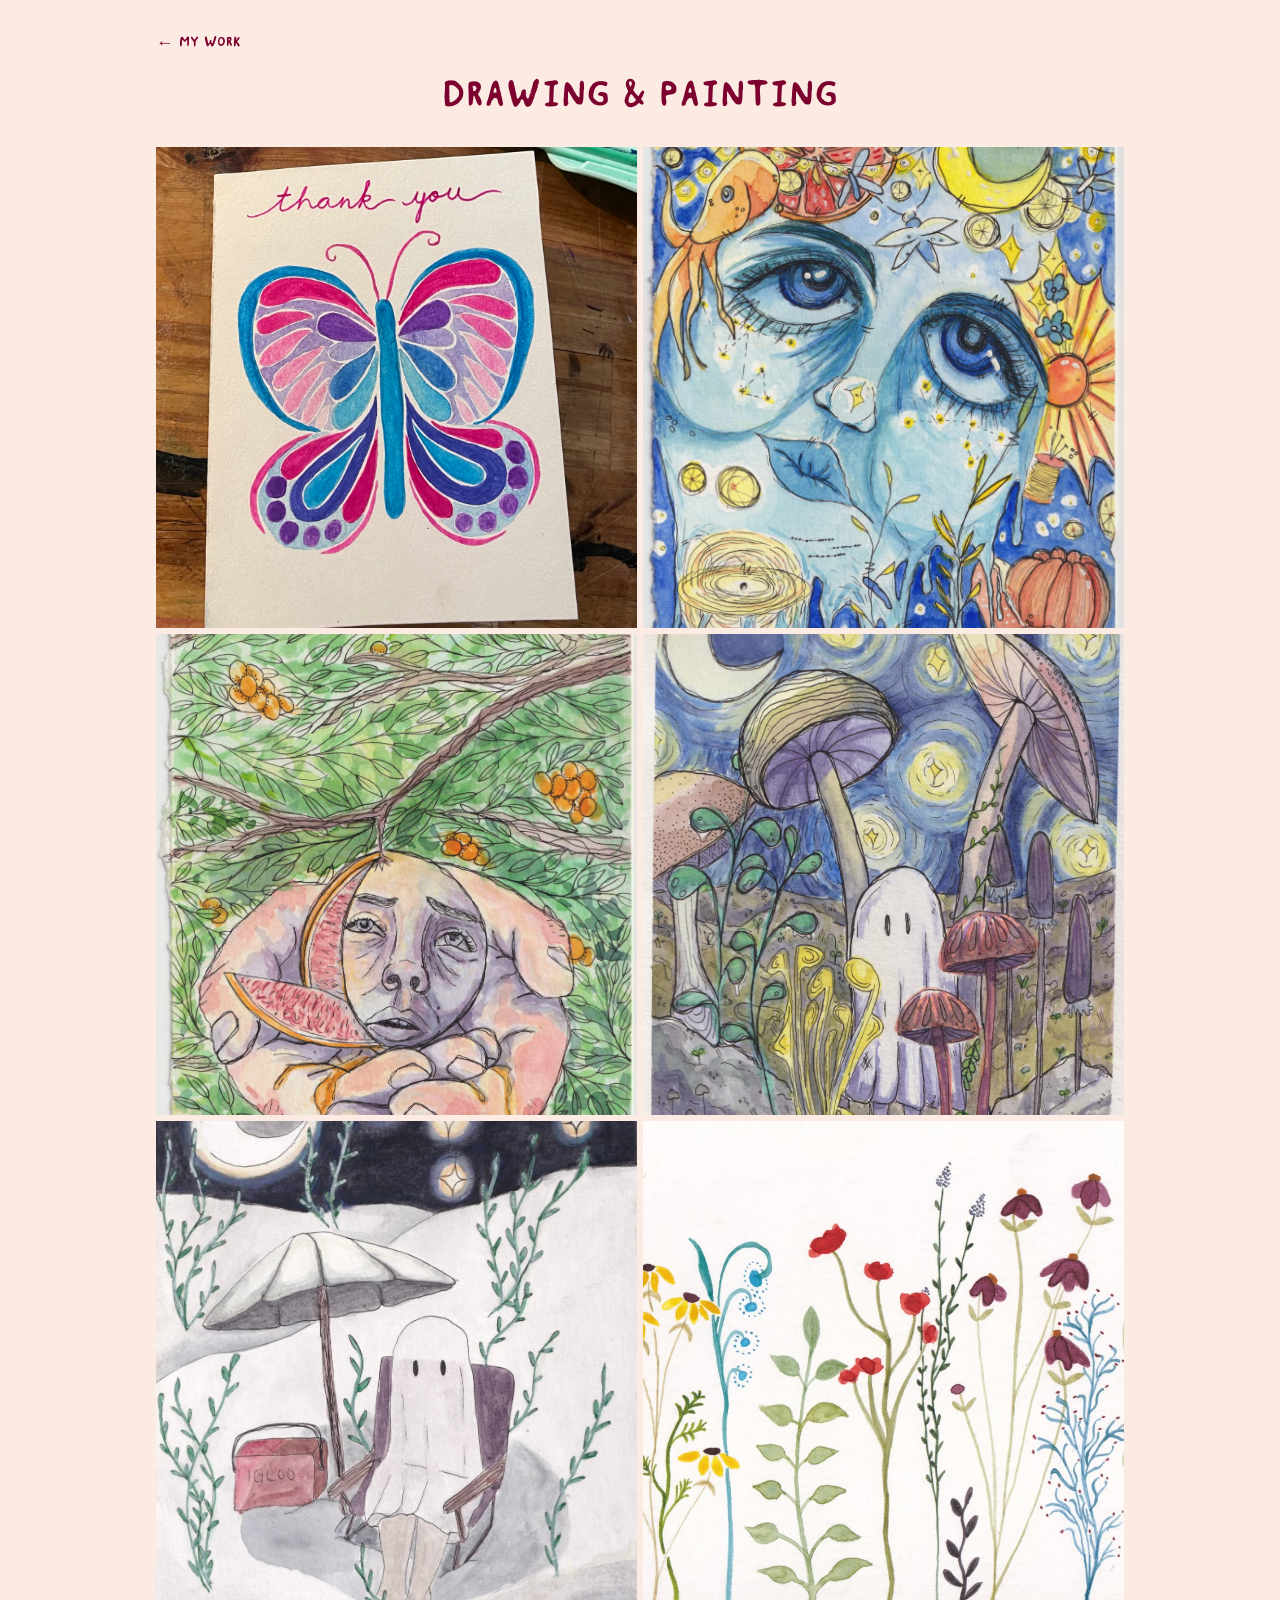
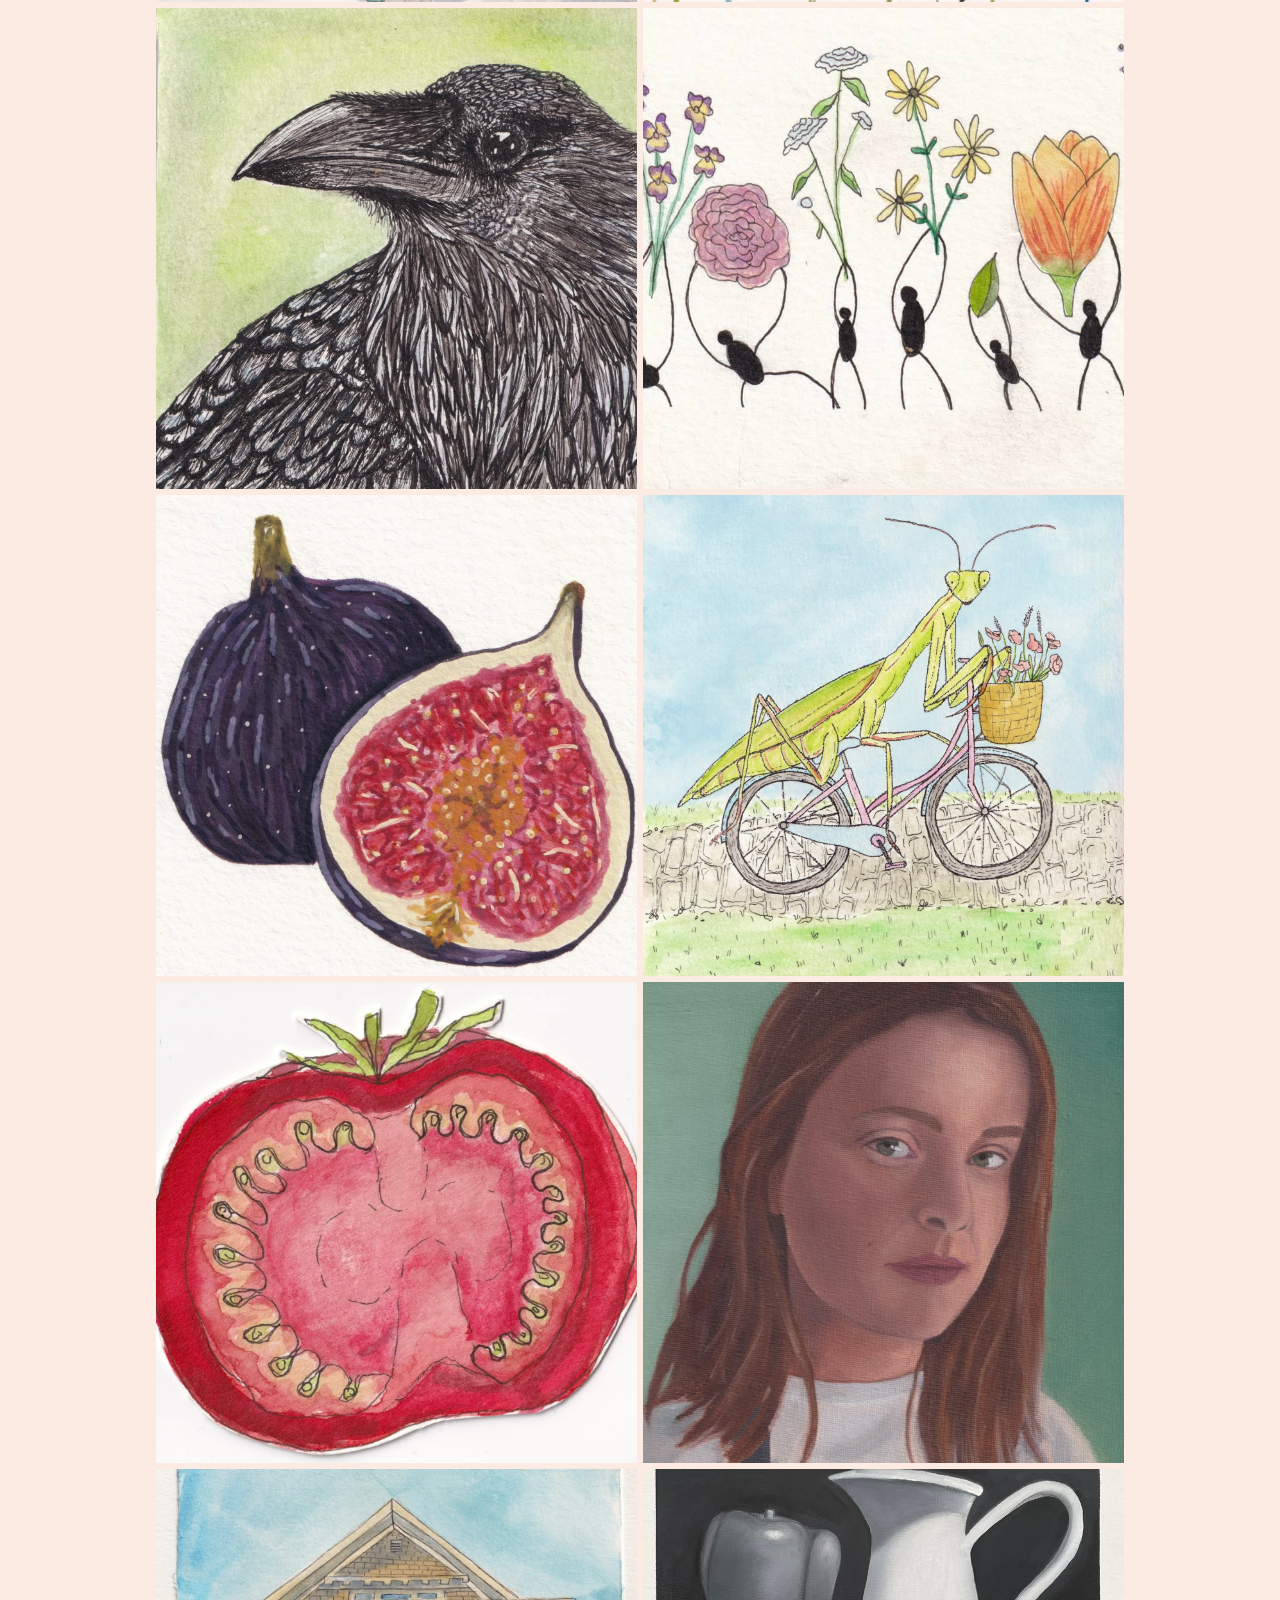
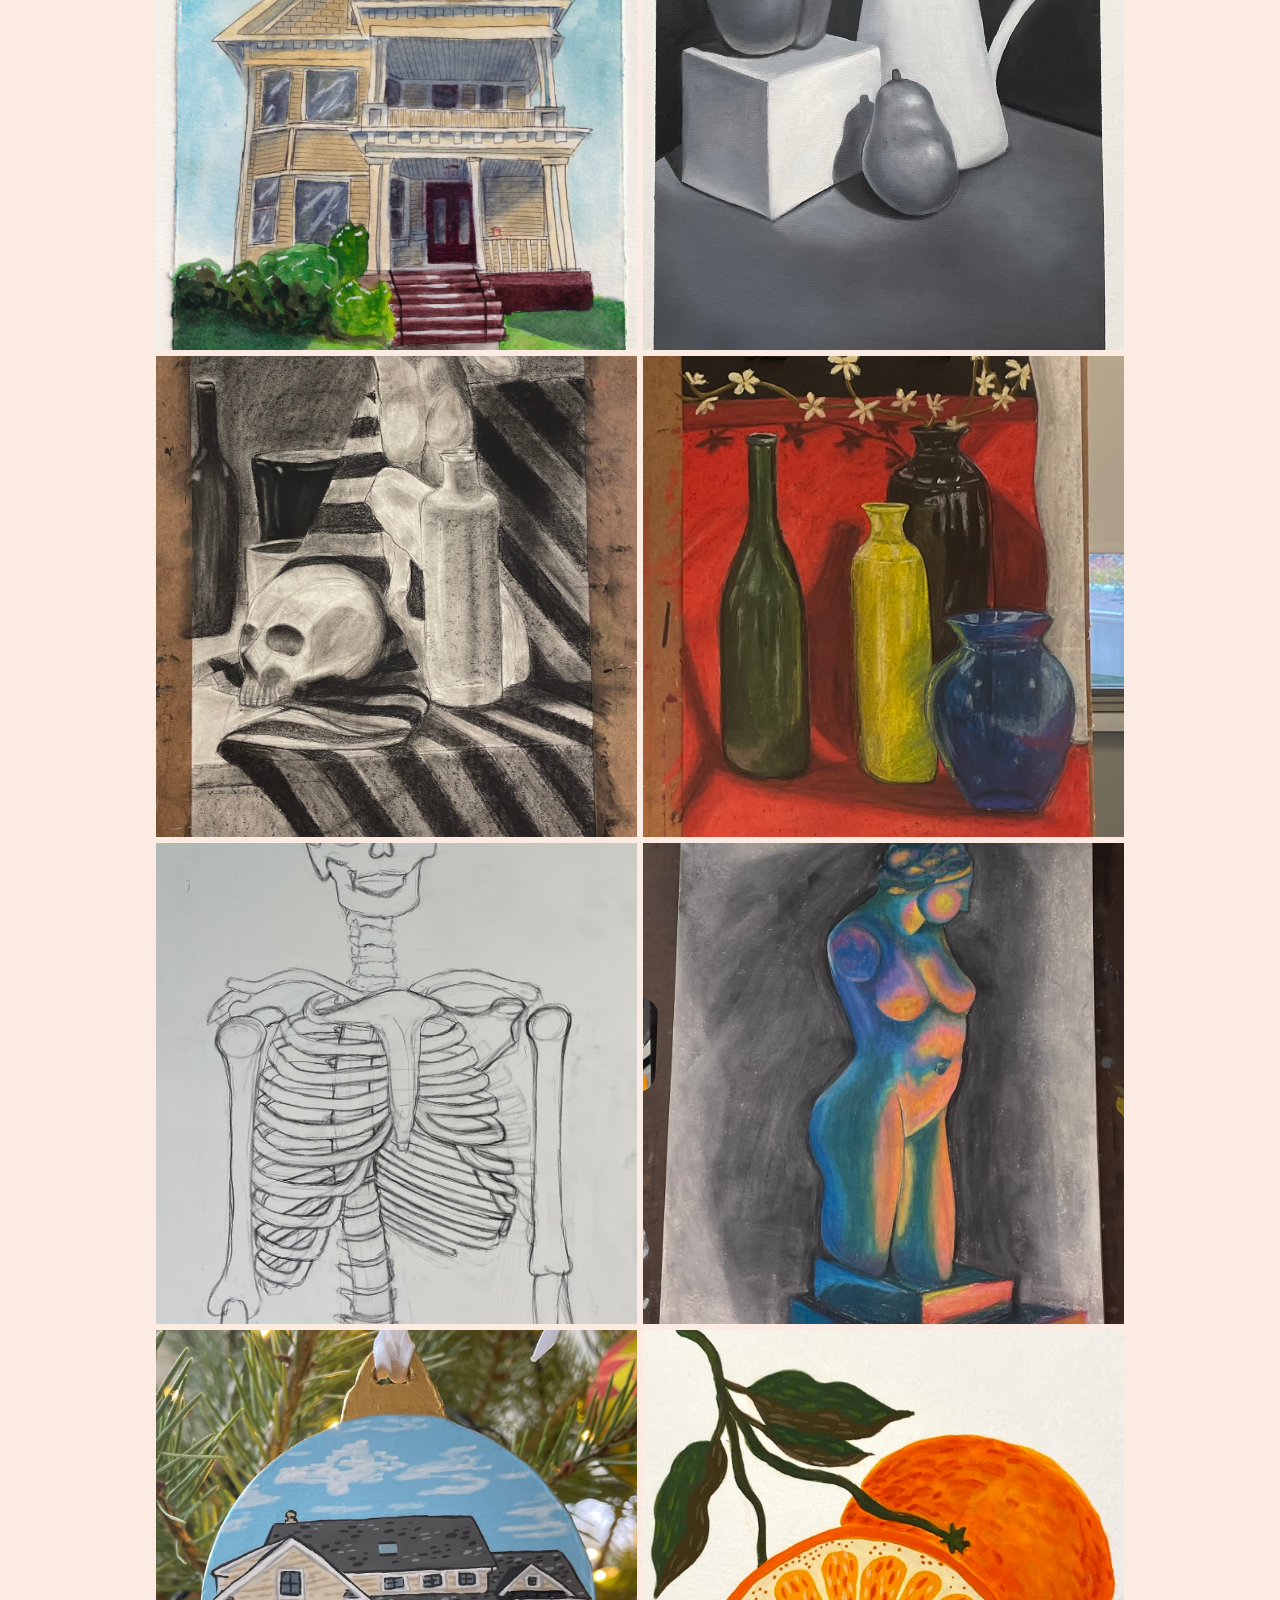
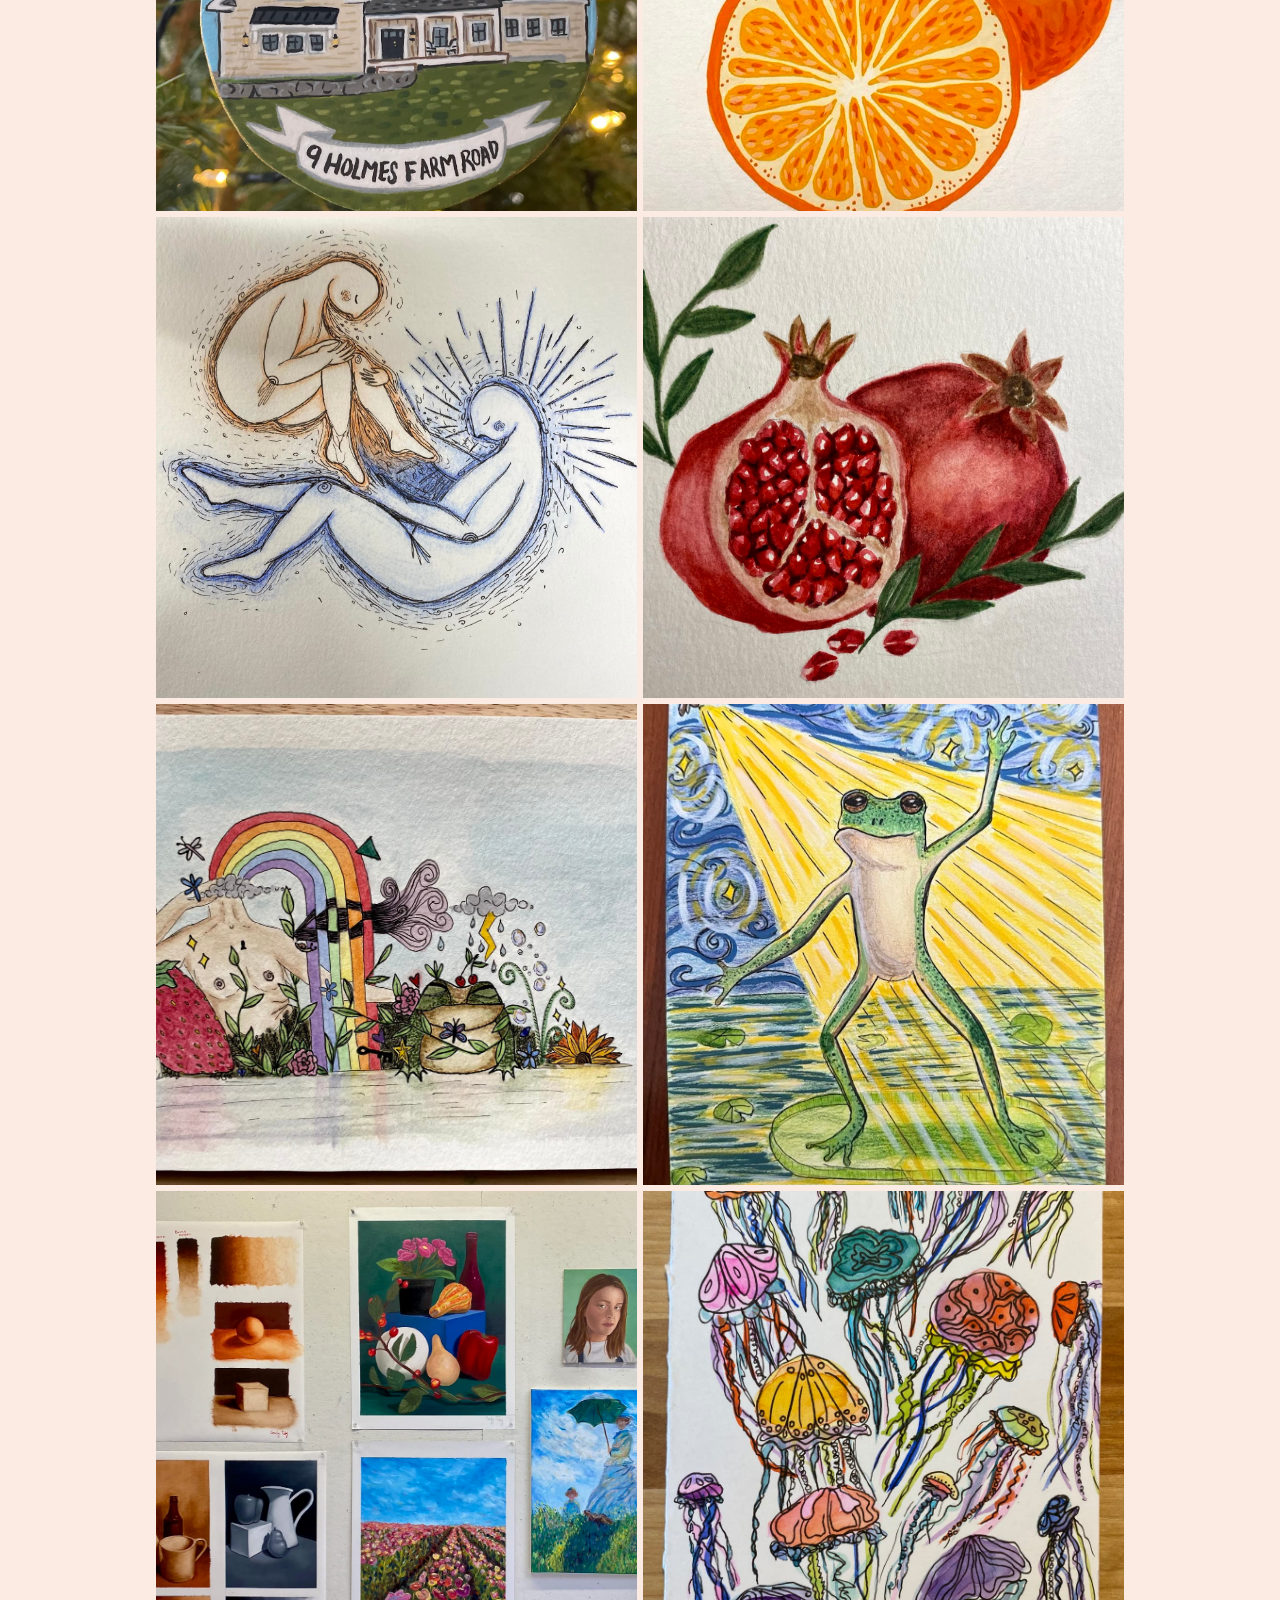
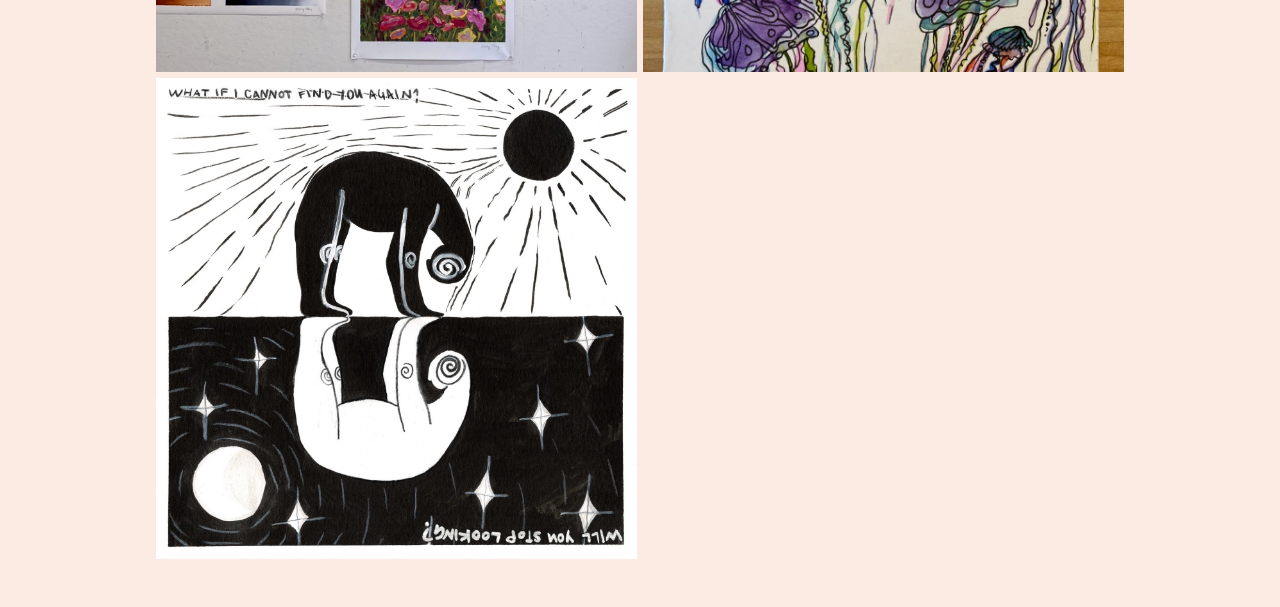
<file: my_work_drawing_and_painting.html>
<!DOCTYPE html>
<html lang="en">
<head>
  <meta charset="UTF-8">
  <meta name="viewport" content="width=device-width, initial-scale=1.0">
  <title>Drawing &amp; Painting — Emily Briggs</title>
  <link rel="stylesheet" href="css/style.css">
  <style>
    .page-wrapper {
      max-width: 1000px;
      margin: 0 auto;
      padding: 2rem 1rem 3rem;
    }
    .page-header {
      text-align: center;
      margin-bottom: 2rem;
    }
    .page-header h1 {
      font-size: 3rem;
    }
    .back-link {
      display: inline-block;
      font-family: "EmTitle";
      font-size: 1.1rem;
      color: #7D012F;
      text-decoration: none;
      margin-bottom: 1.5rem;
    }
    .back-link:hover {
      text-decoration: underline;
    }
    .photo-grid {
      display: grid;
      grid-template-columns: repeat(2, 1fr);
      gap: 6px;
    }
    .photo-grid img {
      width: 100%;
      aspect-ratio: 1;
      object-fit: cover;
      display: block;
    }
  </style>
</head>
<body>
  <div class="page-wrapper">
    <a class="back-link" href="my_work.html">← My Work</a>
    <div class="page-header">
      <h1>Drawing &amp; Painting</h1>
    </div>
    <div class="photo-grid">
      <img src="assets/my_work/drawing_and_painting/IMG_1326.jpg" alt="Drawing and painting">
      <img src="assets/my_work/drawing_and_painting/IMG_20260113_0001.jpg" alt="Drawing and painting">
      <img src="assets/my_work/drawing_and_painting/IMG_20260113_0002.jpg" alt="Drawing and painting">
      <img src="assets/my_work/drawing_and_painting/IMG_20260113_0002 copy 2.jpg" alt="Drawing and painting">
      <img src="assets/my_work/drawing_and_painting/IMG_20260113_0005.jpg" alt="Drawing and painting">
      <img src="assets/my_work/drawing_and_painting/IMG_20260113_0007.jpg" alt="Drawing and painting">
      <img src="assets/my_work/drawing_and_painting/IMG_20260113_0008.jpg" alt="Drawing and painting">
      <img src="assets/my_work/drawing_and_painting/IMG_20260113_0009.jpg" alt="Drawing and painting">
      <img src="assets/my_work/drawing_and_painting/IMG_20260113_0010.jpg" alt="Drawing and painting">
      <img src="assets/my_work/drawing_and_painting/IMG_20260113_0011.jpg" alt="Drawing and painting">
      <img src="assets/my_work/drawing_and_painting/IMG_20260113_0020.jpg" alt="Drawing and painting">
      <img src="assets/my_work/drawing_and_painting/IMG_20260524_0004.jpg" alt="Drawing and painting">
      <img src="assets/my_work/drawing_and_painting/IMG_20260609_0002.jpg" alt="Drawing and painting">
      <img src="assets/my_work/drawing_and_painting/IMG_2300.jpg" alt="Drawing and painting">
      <img src="assets/my_work/drawing_and_painting/IMG_2514.jpg" alt="Drawing and painting">
      <img src="assets/my_work/drawing_and_painting/IMG_3176.jpg" alt="Drawing and painting">
      <img src="assets/my_work/drawing_and_painting/IMG_3377.jpg" alt="Drawing and painting">
      <img src="assets/my_work/drawing_and_painting/IMG_3399.jpg" alt="Drawing and painting">
      <img src="assets/my_work/drawing_and_painting/IMG_4833.jpg" alt="Drawing and painting">
      <img src="assets/my_work/drawing_and_painting/IMG_6044_Original.jpg" alt="Drawing and painting">
      <img src="assets/my_work/drawing_and_painting/IMG_7047_Original.jpg" alt="Drawing and painting">
      <img src="assets/my_work/drawing_and_painting/IMG_7190_Original.jpg" alt="Drawing and painting">
      <img src="assets/my_work/drawing_and_painting/IMG_7631_Original.jpg" alt="Drawing and painting">
      <img src="assets/my_work/drawing_and_painting/IMG_7780.jpg" alt="Drawing and painting">
      <img src="assets/my_work/drawing_and_painting/IMG_8717 (1).jpg" alt="Drawing and painting">
      <img src="assets/my_work/drawing_and_painting/IMG_9478-1 (dragged).jpg" alt="Drawing and painting">
      <img src="assets/my_work/drawing_and_painting/Untitled_Artwork.jpg" alt="Drawing and painting">
    </div>
  </div>
</body>
</html>
</file>
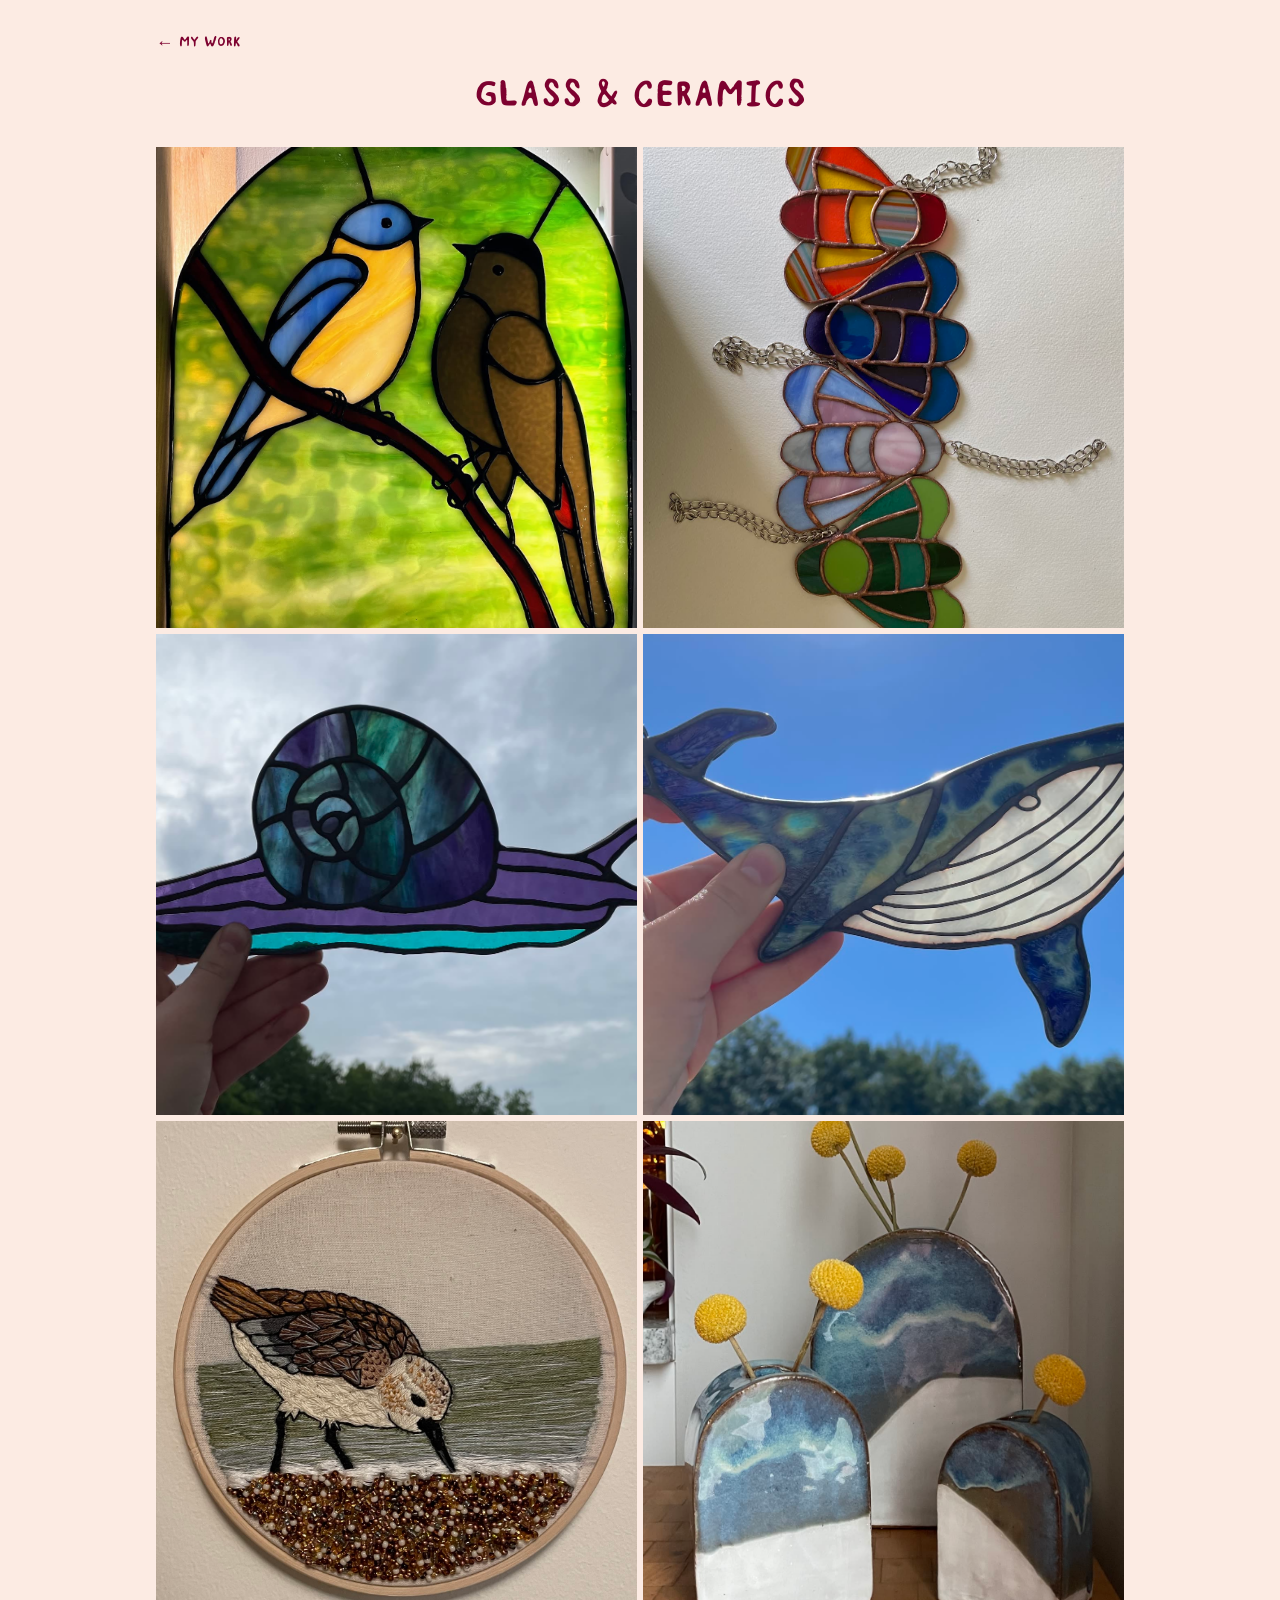
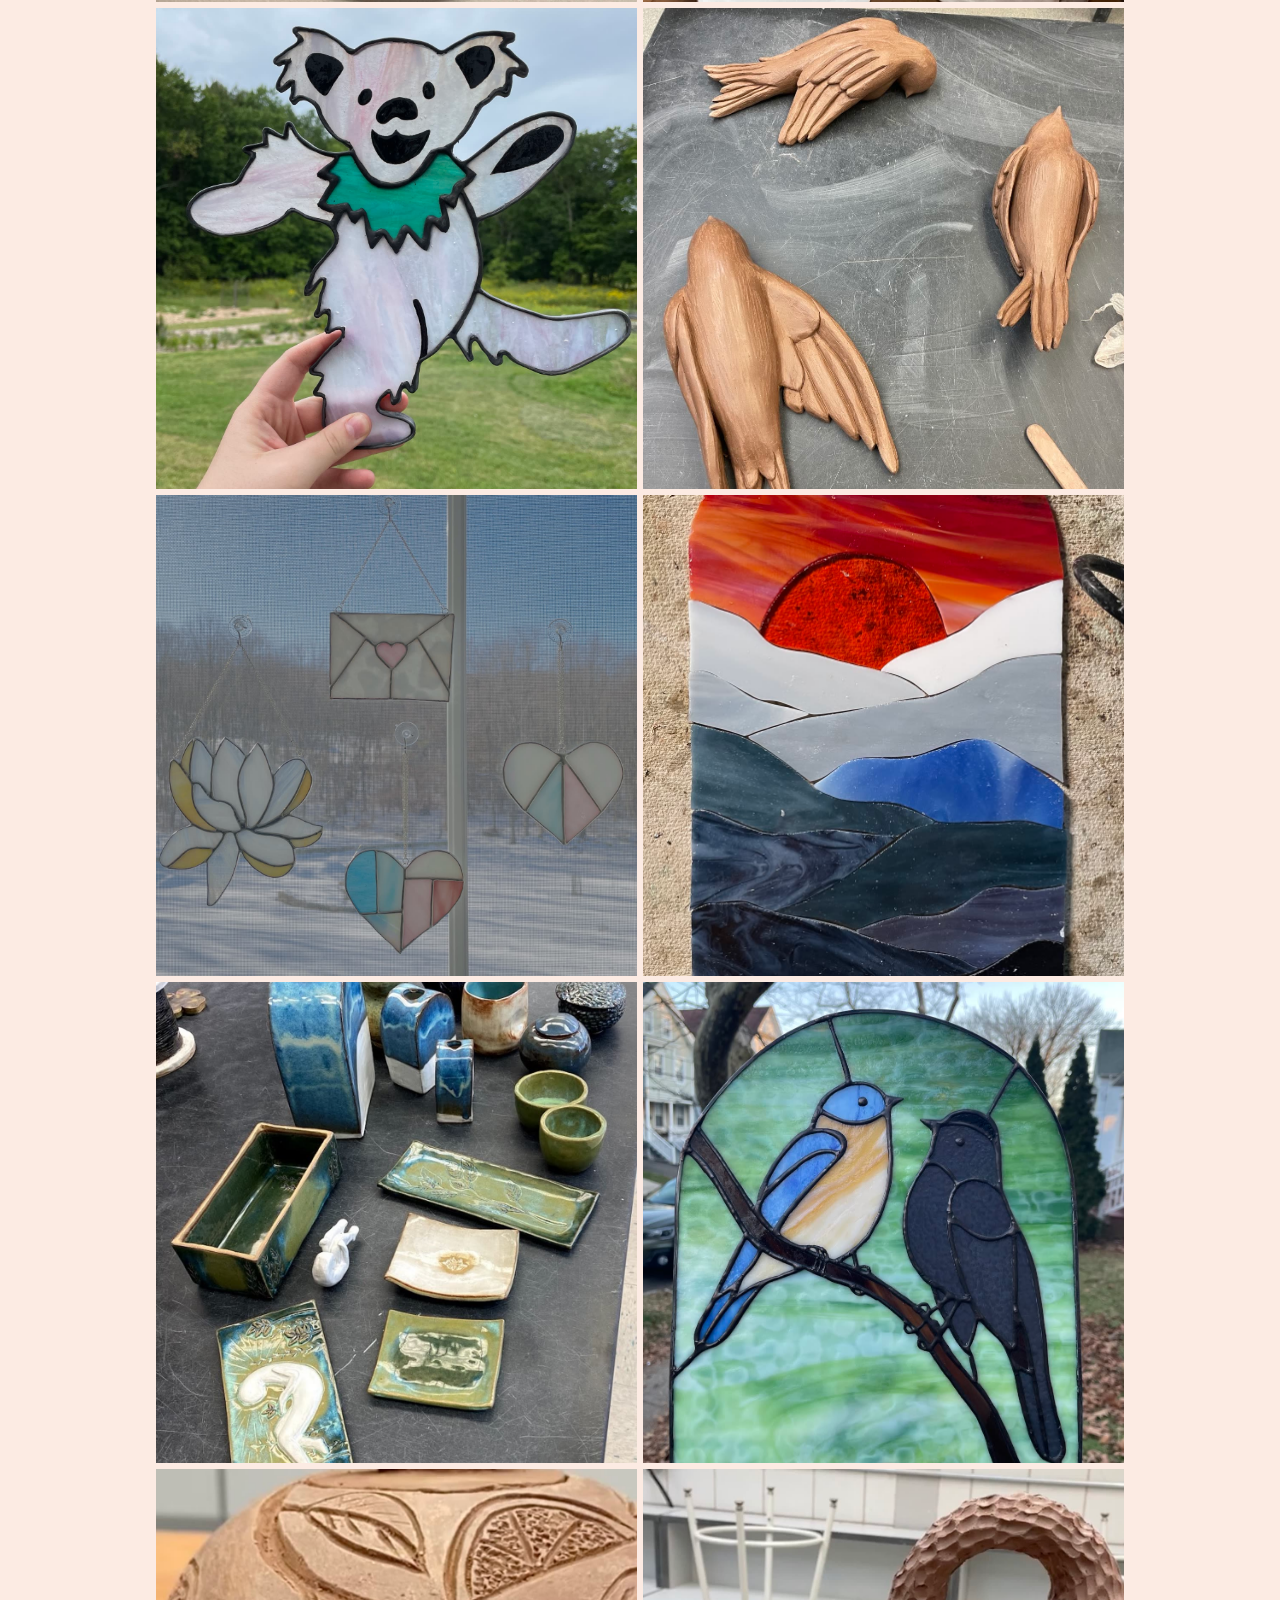
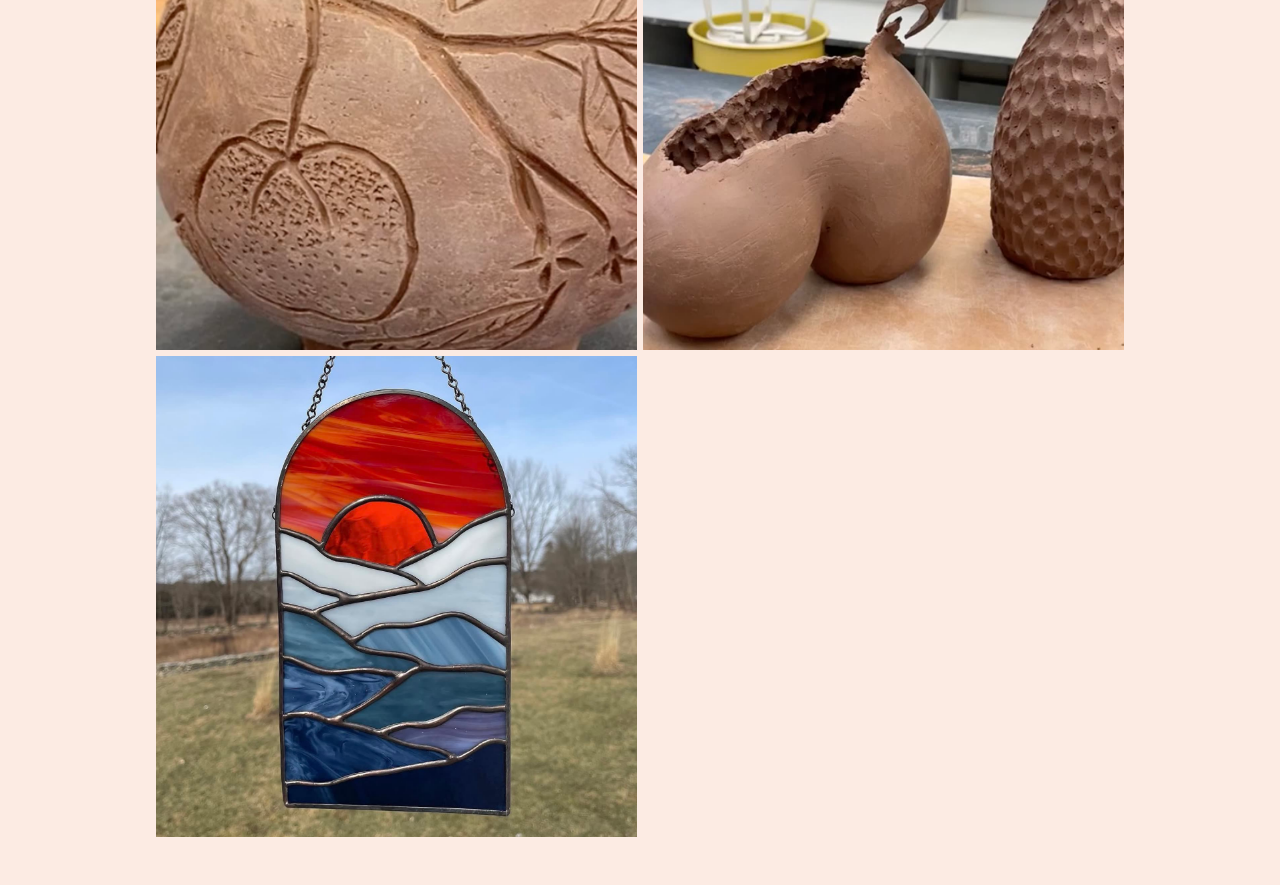
<file: my_work_glass_and_ceramics.html>
<!DOCTYPE html>
<html lang="en">
<head>
  <meta charset="UTF-8">
  <meta name="viewport" content="width=device-width, initial-scale=1.0">
  <title>Glass &amp; Ceramics — Emily Briggs</title>
  <link rel="stylesheet" href="css/style.css">
  <style>
    .page-wrapper {
      max-width: 1000px;
      margin: 0 auto;
      padding: 2rem 1rem 3rem;
    }
    .page-header {
      text-align: center;
      margin-bottom: 2rem;
    }
    .page-header h1 {
      font-size: 3rem;
    }
    .back-link {
      display: inline-block;
      font-family: "EmTitle";
      font-size: 1.1rem;
      color: #7D012F;
      text-decoration: none;
      margin-bottom: 1.5rem;
    }
    .back-link:hover {
      text-decoration: underline;
    }
    .photo-grid {
      display: grid;
      grid-template-columns: repeat(2, 1fr);
      gap: 6px;
    }
    .photo-grid img {
      width: 100%;
      aspect-ratio: 1;
      object-fit: cover;
      display: block;
    }
  </style>
</head>
<body>
  <div class="page-wrapper">
    <a class="back-link" href="my_work.html">← My Work</a>
    <div class="page-header">
      <h1>Glass &amp; Ceramics</h1>
    </div>
    <div class="photo-grid">
      <img src="assets/my_work/glass_and_ceramics/IMG_0001.jpg" alt="Glass and ceramics">
      <img src="assets/my_work/glass_and_ceramics/IMG_0256-1 (dragged).jpg" alt="Glass and ceramics">
      <img src="assets/my_work/glass_and_ceramics/IMG_0527.jpg" alt="Glass and ceramics">
      <img src="assets/my_work/glass_and_ceramics/IMG_1709.jpg" alt="Glass and ceramics">
      <img src="assets/my_work/glass_and_ceramics/IMG_2298.jpg" alt="Glass and ceramics">
      <img src="assets/my_work/glass_and_ceramics/IMG_2307.jpg" alt="Glass and ceramics">
      <img src="assets/my_work/glass_and_ceramics/IMG_2475.jpg" alt="Glass and ceramics">
      <img src="assets/my_work/glass_and_ceramics/IMG_2977.jpg" alt="Glass and ceramics">
      <img src="assets/my_work/glass_and_ceramics/IMG_5887-1 (dragged).jpg" alt="Glass and ceramics">
      <img src="assets/my_work/glass_and_ceramics/IMG_7204.jpg" alt="Glass and ceramics">
      <img src="assets/my_work/glass_and_ceramics/IMG_8733.jpg" alt="Glass and ceramics">
      <img src="assets/my_work/glass_and_ceramics/IMG_9987.jpg" alt="Glass and ceramics">
      <img src="assets/my_work/glass_and_ceramics/Screenshot 2026-06-09 at 8.46.30 PM 1.jpg" alt="Glass and ceramics">
      <img src="assets/my_work/glass_and_ceramics/Screenshot 2026-06-09 at 8.49.15 PM.jpg" alt="Glass and ceramics">
      <img src="assets/my_work/glass_and_ceramics/Screenshot 2026-06-09 at 8.59.39 PM.jpg" alt="Glass and ceramics">
    </div>
  </div>
</body>
</html>
</file>
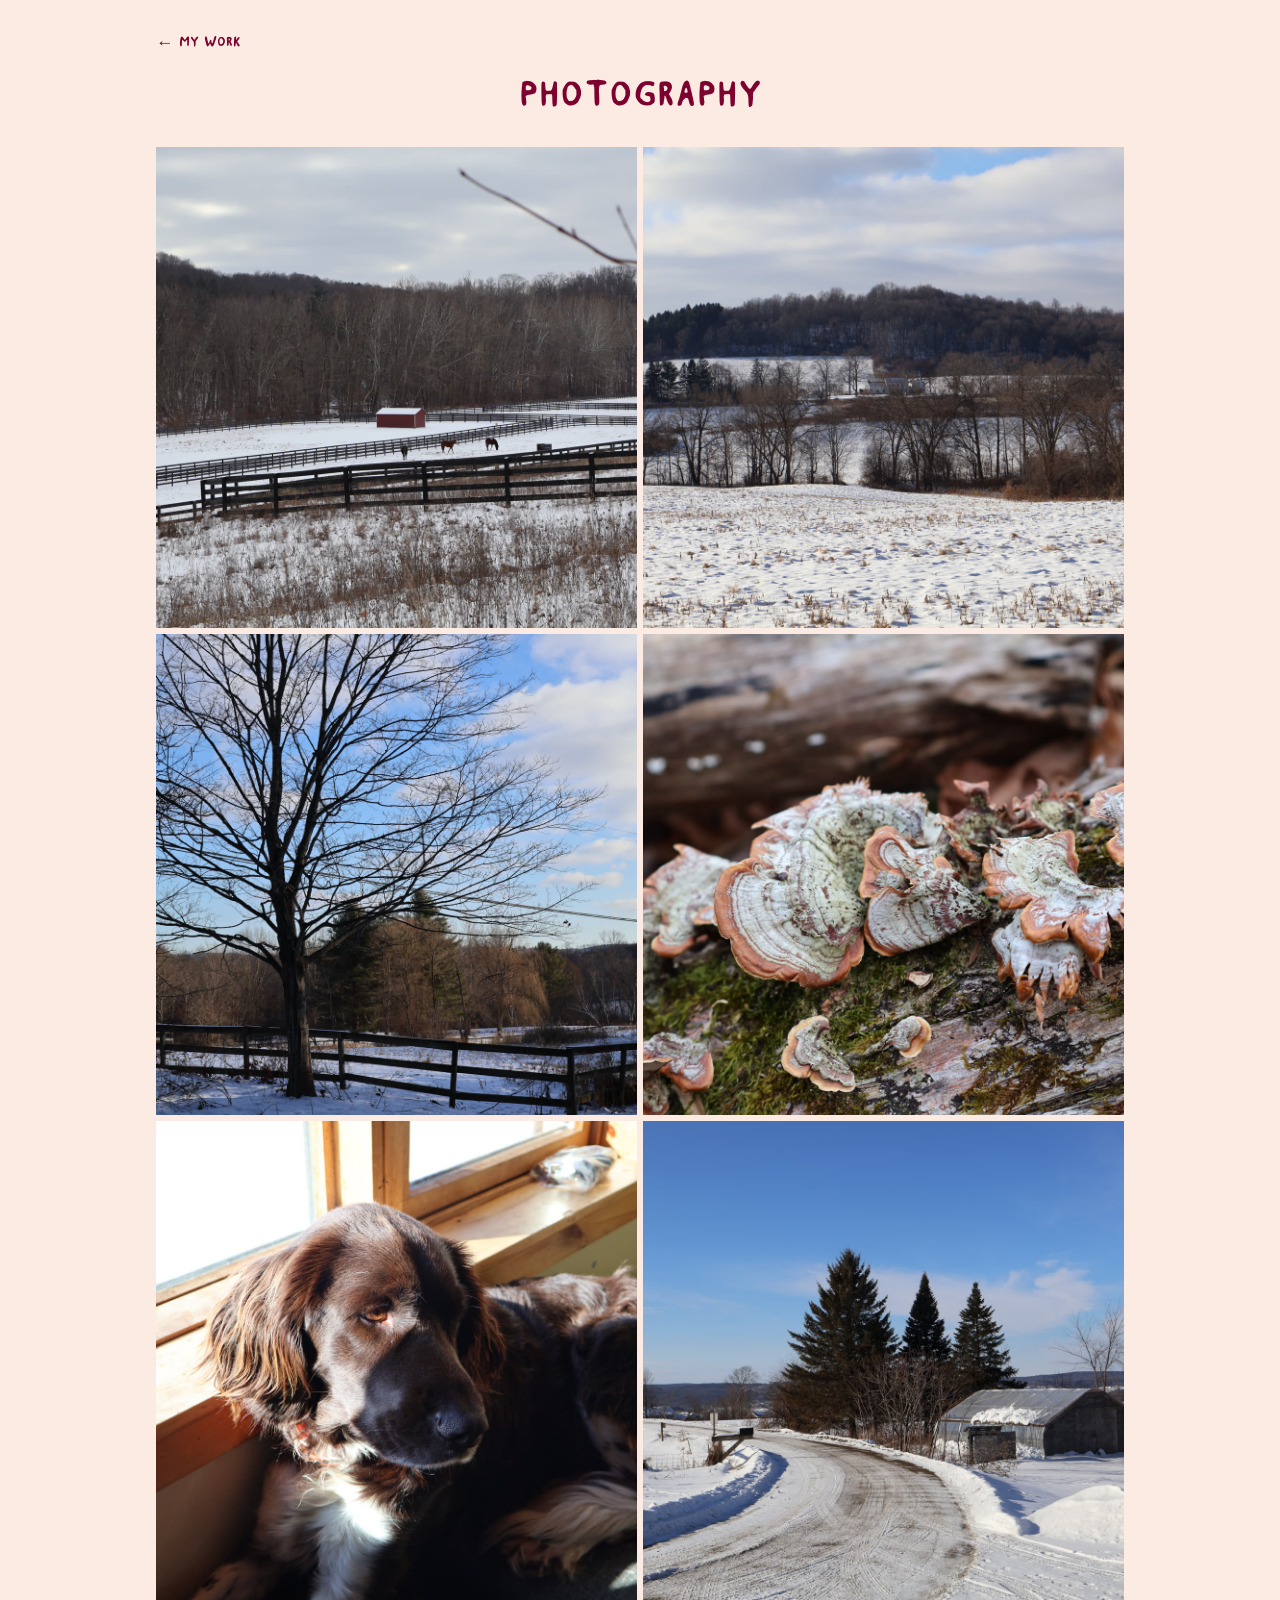
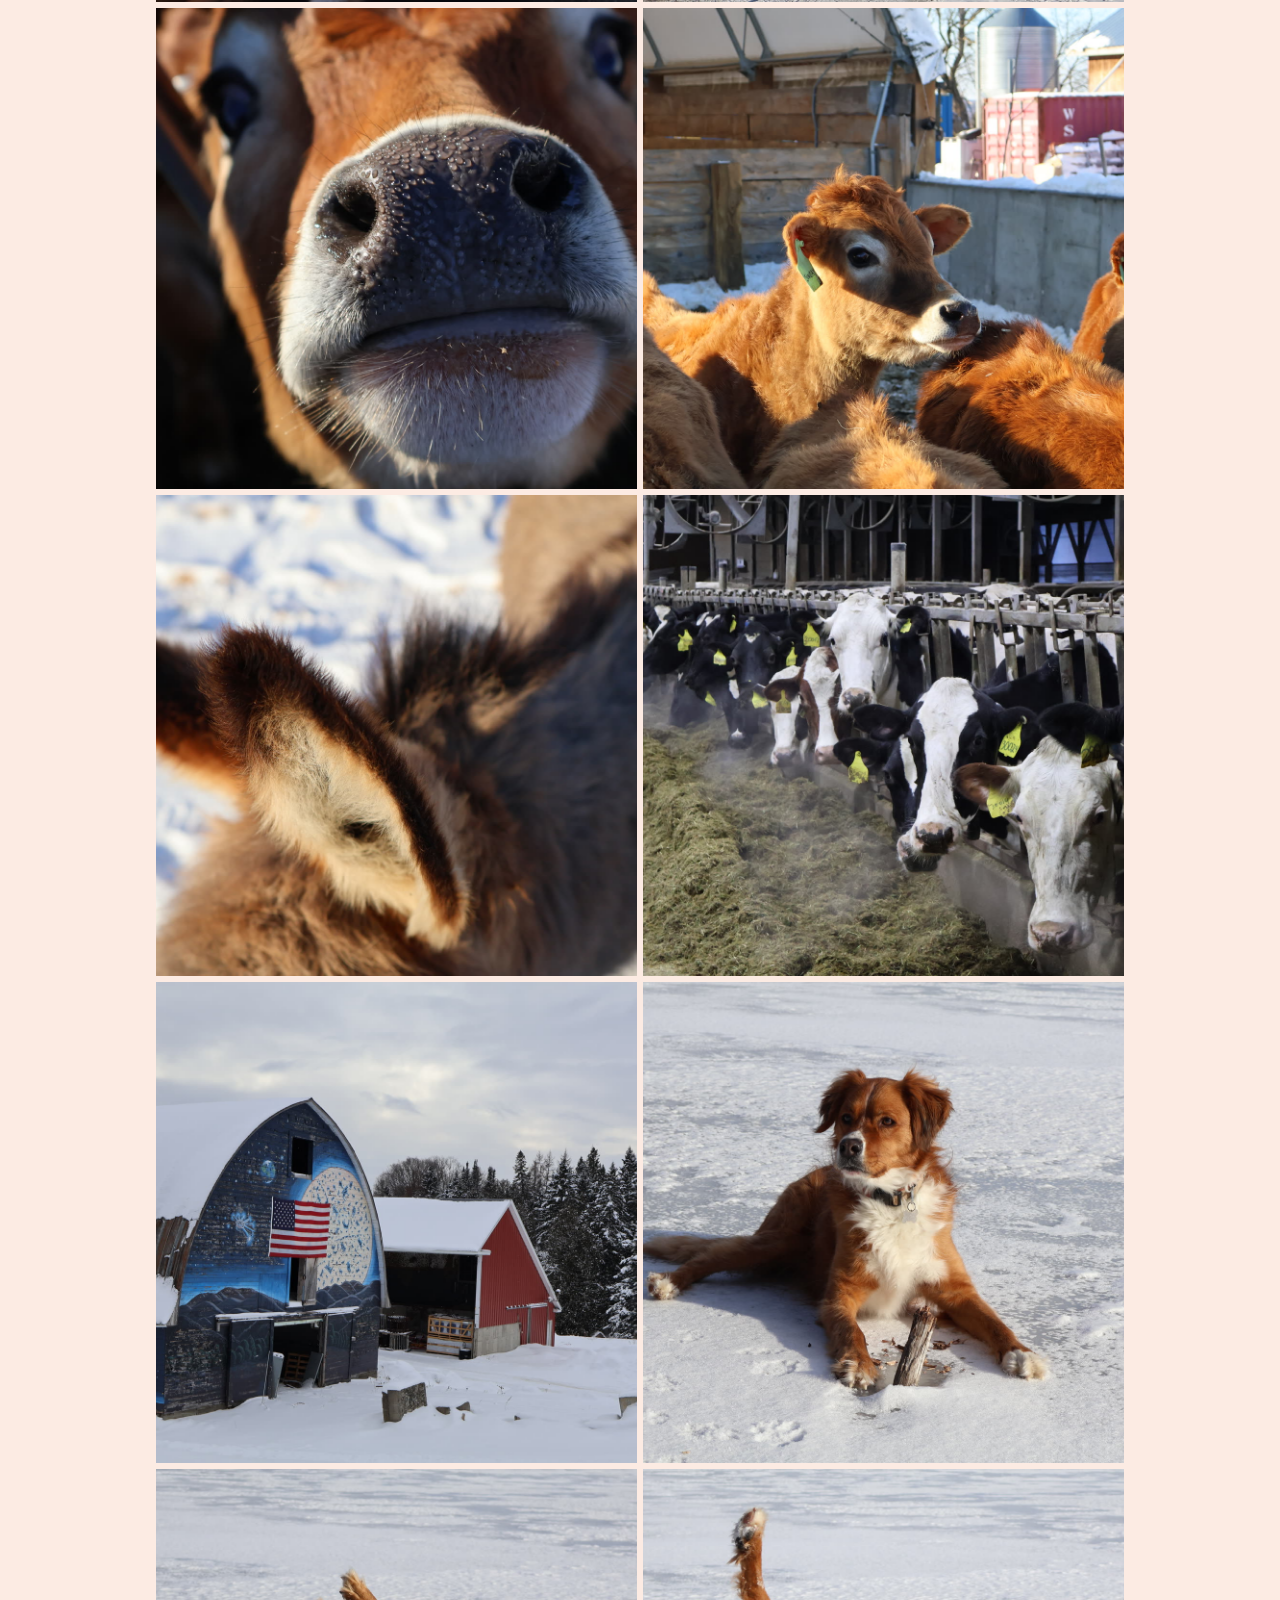
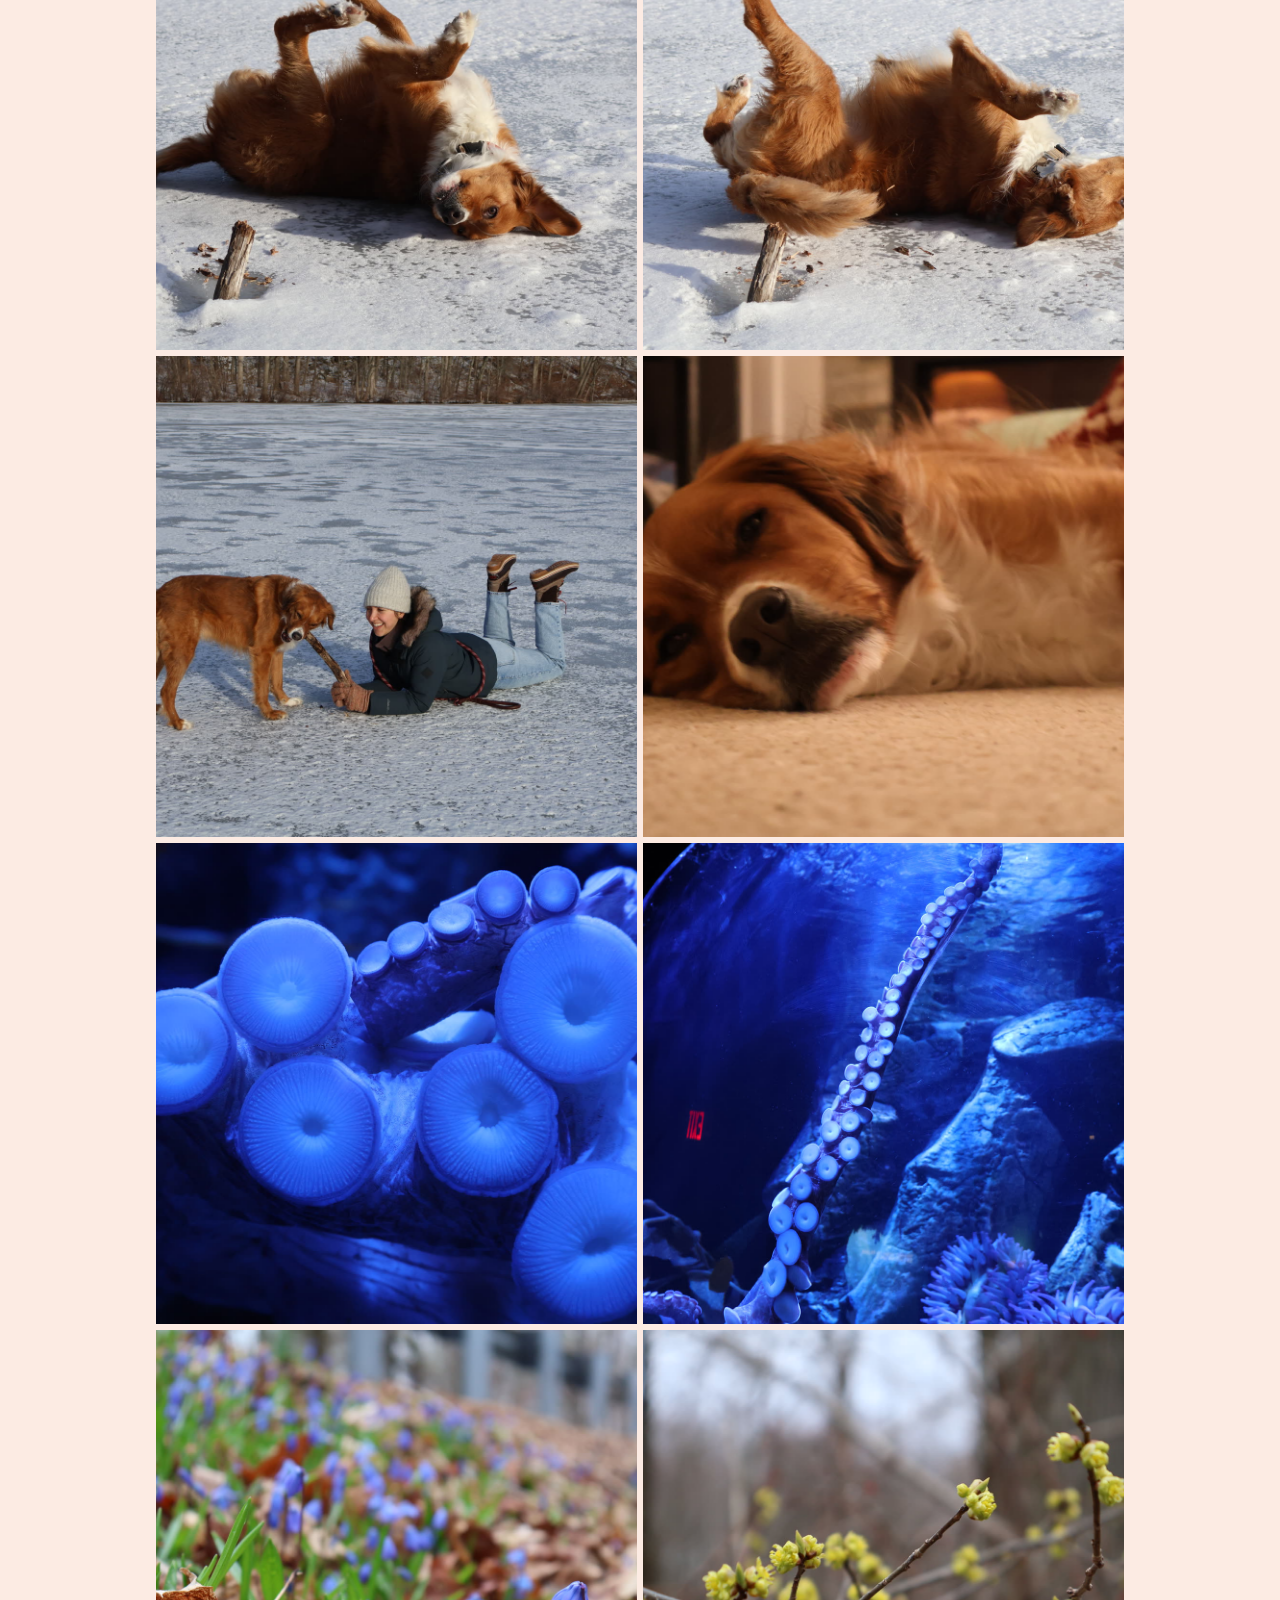
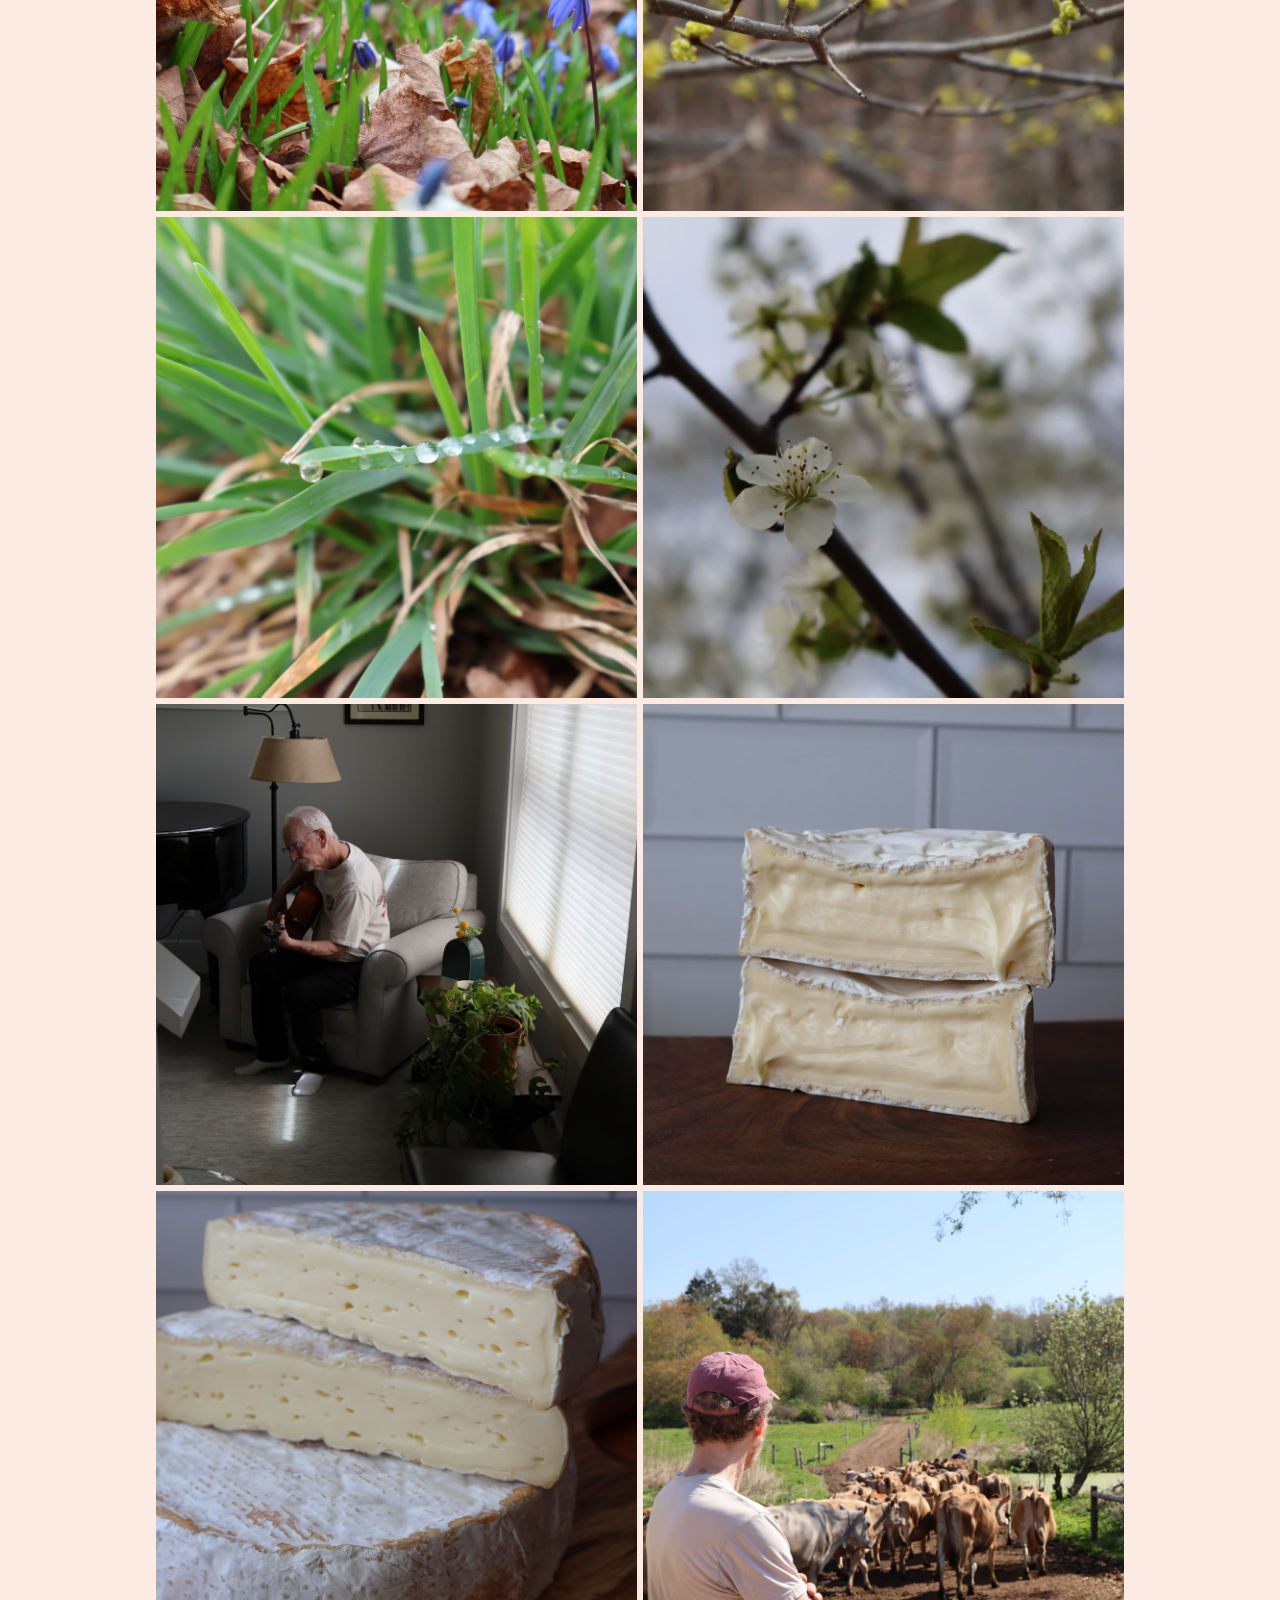
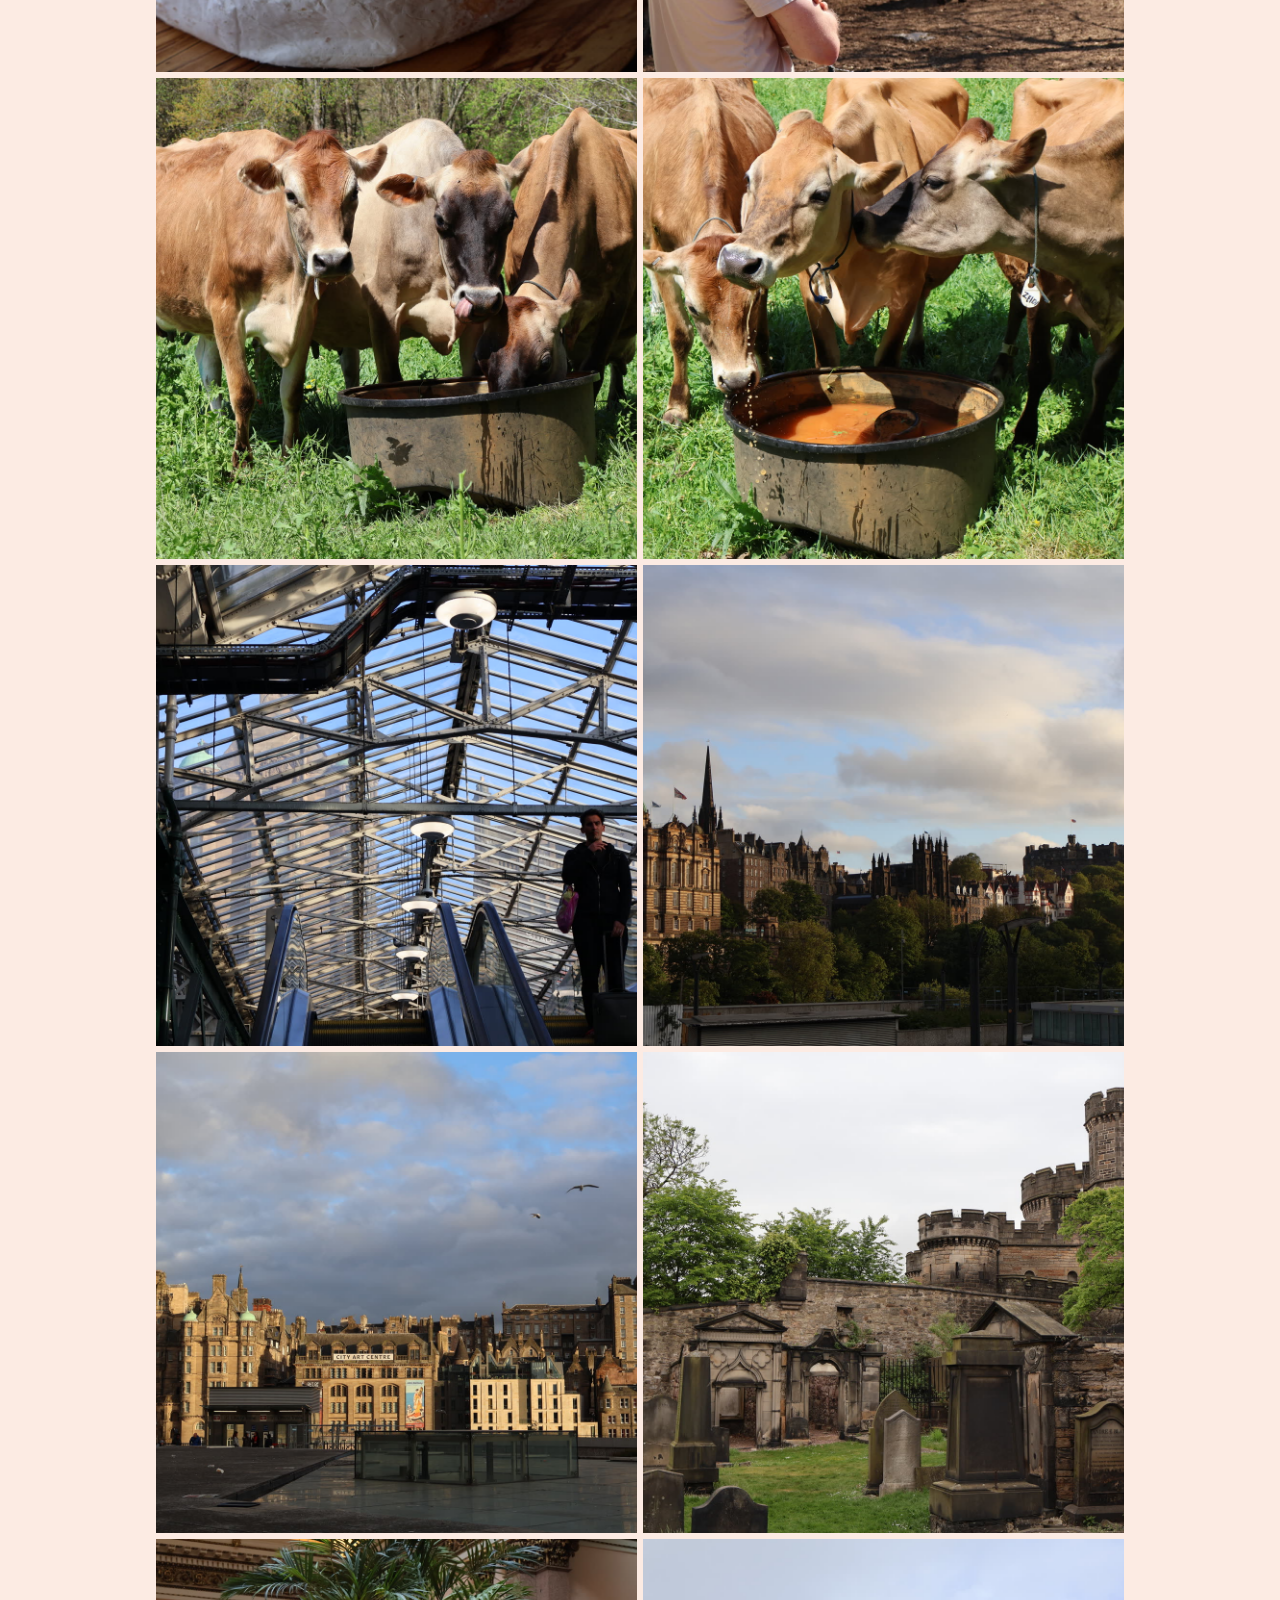
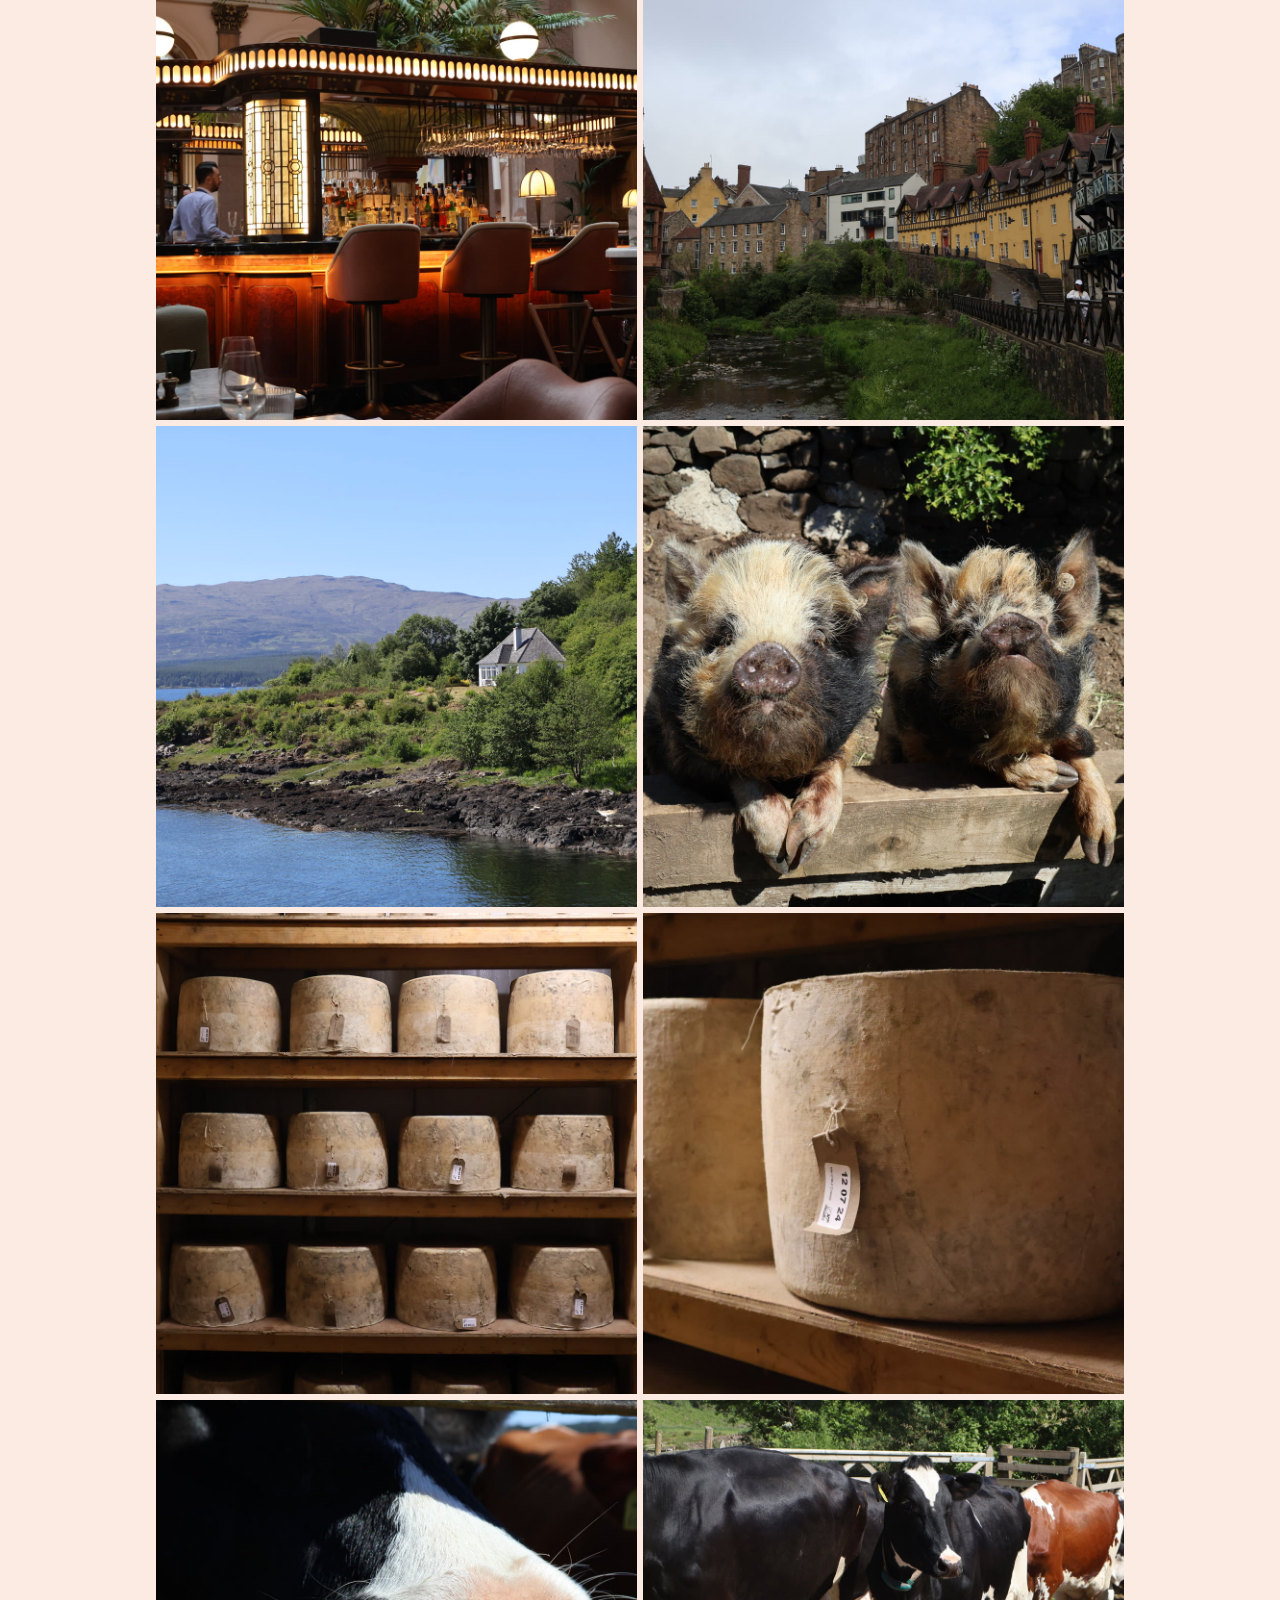
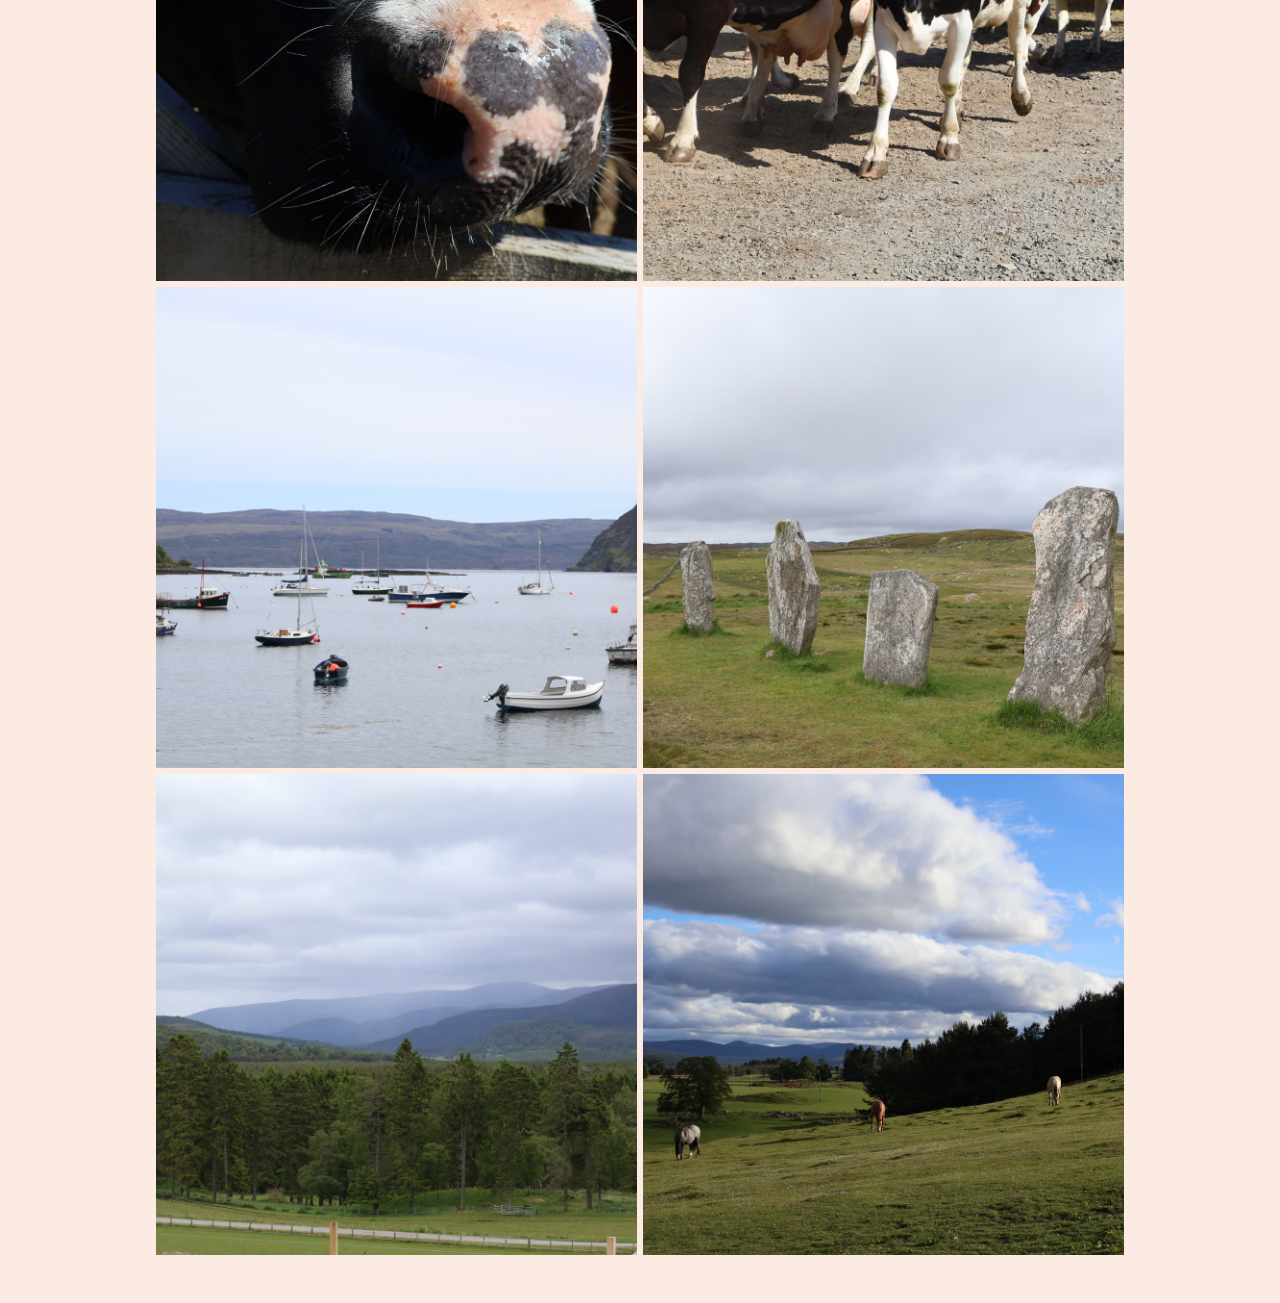
<file: my_work_photography.html>
<!DOCTYPE html>
<html lang="en">
<head>
  <meta charset="UTF-8">
  <meta name="viewport" content="width=device-width, initial-scale=1.0">
  <title>Photography — Emily Briggs</title>
  <link rel="stylesheet" href="css/style.css">
  <style>
    .page-wrapper {
      max-width: 1000px;
      margin: 0 auto;
      padding: 2rem 1rem 3rem;
    }
    .page-header {
      text-align: center;
      margin-bottom: 2rem;
    }
    .page-header h1 {
      font-size: 3rem;
    }
    .back-link {
      display: inline-block;
      font-family: "EmTitle";
      font-size: 1.1rem;
      color: #7D012F;
      text-decoration: none;
      margin-bottom: 1.5rem;
    }
    .back-link:hover {
      text-decoration: underline;
    }
    .photo-grid {
      display: grid;
      grid-template-columns: repeat(2, 1fr);
      gap: 6px;
    }
    .photo-grid img {
      width: 100%;
      aspect-ratio: 1;
      object-fit: cover;
      display: block;
    }
  </style>
</head>
<body>
  <div class="page-wrapper">
    <a class="back-link" href="my_work.html">← My Work</a>
    <div class="page-header">
      <h1>Photography</h1>
    </div>
    <div class="photo-grid">
      <img src="assets/my_work/photography/IMG_0144.jpg" alt="Photography">
      <img src="assets/my_work/photography/IMG_0177.jpg" alt="Photography">
      <img src="assets/my_work/photography/IMG_0221.jpg" alt="Photography">
      <img src="assets/my_work/photography/IMG_1011.jpg" alt="Photography">
      <img src="assets/my_work/photography/IMG_1221.jpg" alt="Photography">
      <img src="assets/my_work/photography/IMG_1222.jpg" alt="Photography">
      <img src="assets/my_work/photography/IMG_1246.jpg" alt="Photography">
      <img src="assets/my_work/photography/IMG_1254.jpg" alt="Photography">
      <img src="assets/my_work/photography/IMG_1288.jpg" alt="Photography">
      <img src="assets/my_work/photography/IMG_1340.jpg" alt="Photography">
      <img src="assets/my_work/photography/IMG_1347.jpg" alt="Photography">
      <img src="assets/my_work/photography/IMG_1582.jpg" alt="Photography">
      <img src="assets/my_work/photography/IMG_1587.jpg" alt="Photography">
      <img src="assets/my_work/photography/IMG_1588.jpg" alt="Photography">
      <img src="assets/my_work/photography/IMG_1653.jpg" alt="Photography">
      <img src="assets/my_work/photography/IMG_1721.jpg" alt="Photography">
      <img src="assets/my_work/photography/IMG_1780.jpg" alt="Photography">
      <img src="assets/my_work/photography/IMG_1799.jpg" alt="Photography">
      <img src="assets/my_work/photography/IMG_2174.jpg" alt="Photography">
      <img src="assets/my_work/photography/IMG_2212.jpg" alt="Photography">
      <img src="assets/my_work/photography/IMG_2213.jpg" alt="Photography">
      <img src="assets/my_work/photography/IMG_2249.jpg" alt="Photography">
      <img src="assets/my_work/photography/IMG_2351.jpg" alt="Photography">
      <img src="assets/my_work/photography/IMG_2376.jpg" alt="Photography">
      <img src="assets/my_work/photography/IMG_2432.jpg" alt="Photography">
      <img src="assets/my_work/photography/IMG_2483.jpg" alt="Photography">
      <img src="assets/my_work/photography/IMG_2585.jpg" alt="Photography">
      <img src="assets/my_work/photography/IMG_2595.jpg" alt="Photography">
      <img src="assets/my_work/photography/IMG_3198.jpg" alt="Photography">
      <img src="assets/my_work/photography/IMG_3224.jpg" alt="Photography">
      <img src="assets/my_work/photography/IMG_3226.jpg" alt="Photography">
      <img src="assets/my_work/photography/IMG_3345.jpg" alt="Photography">
      <img src="assets/my_work/photography/IMG_3489.jpg" alt="Photography">
      <img src="assets/my_work/photography/IMG_3593.jpg" alt="Photography">
      <img src="assets/my_work/photography/IMG_4034.jpg" alt="Photography">
      <img src="assets/my_work/photography/IMG_4143.jpg" alt="Photography">
      <img src="assets/my_work/photography/IMG_4190.jpg" alt="Photography">
      <img src="assets/my_work/photography/IMG_4196.jpg" alt="Photography">
      <img src="assets/my_work/photography/IMG_4236.jpg" alt="Photography">
      <img src="assets/my_work/photography/IMG_4282.jpg" alt="Photography">
      <img src="assets/my_work/photography/IMG_4692.jpg" alt="Photography">
      <img src="assets/my_work/photography/IMG_4951.jpg" alt="Photography">
      <img src="assets/my_work/photography/IMG_5103.jpg" alt="Photography">
      <img src="assets/my_work/photography/IMG_5135.jpg" alt="Photography">
    </div>
  </div>
</body>
</html>
</file>
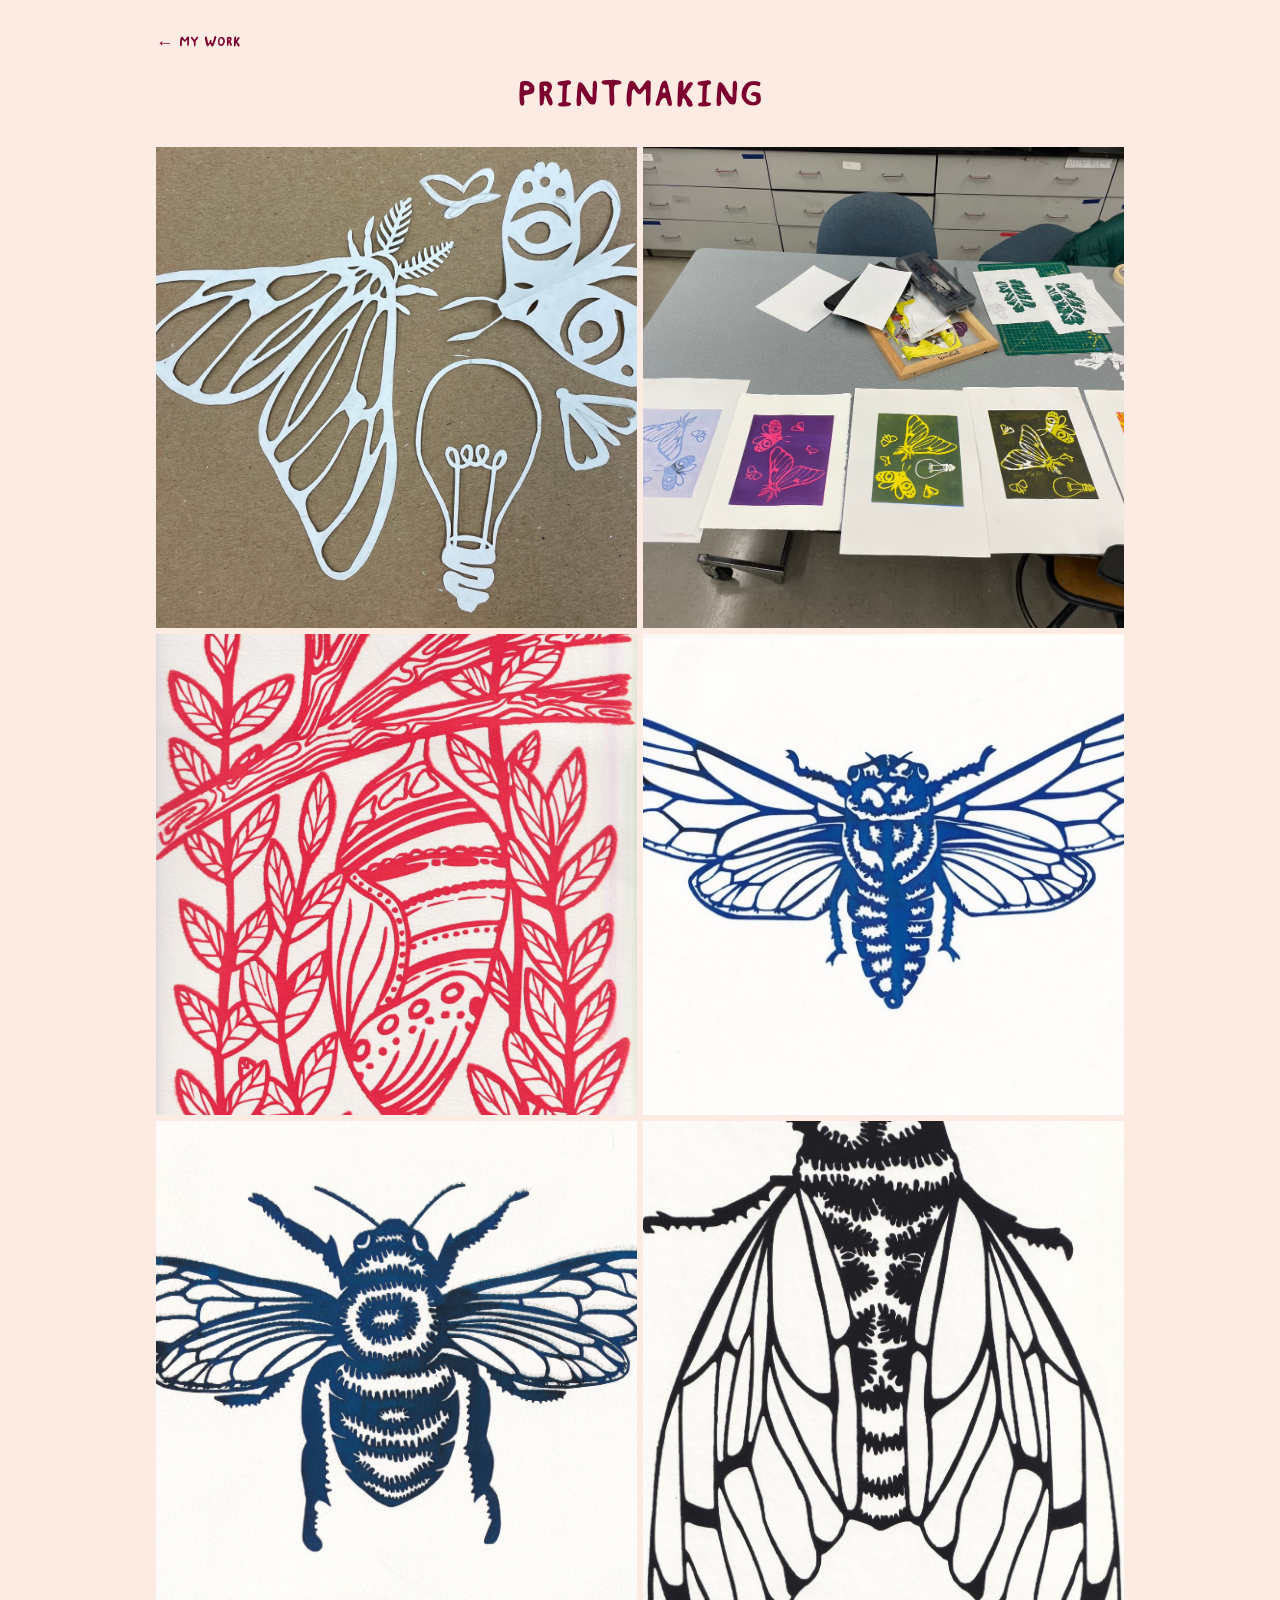
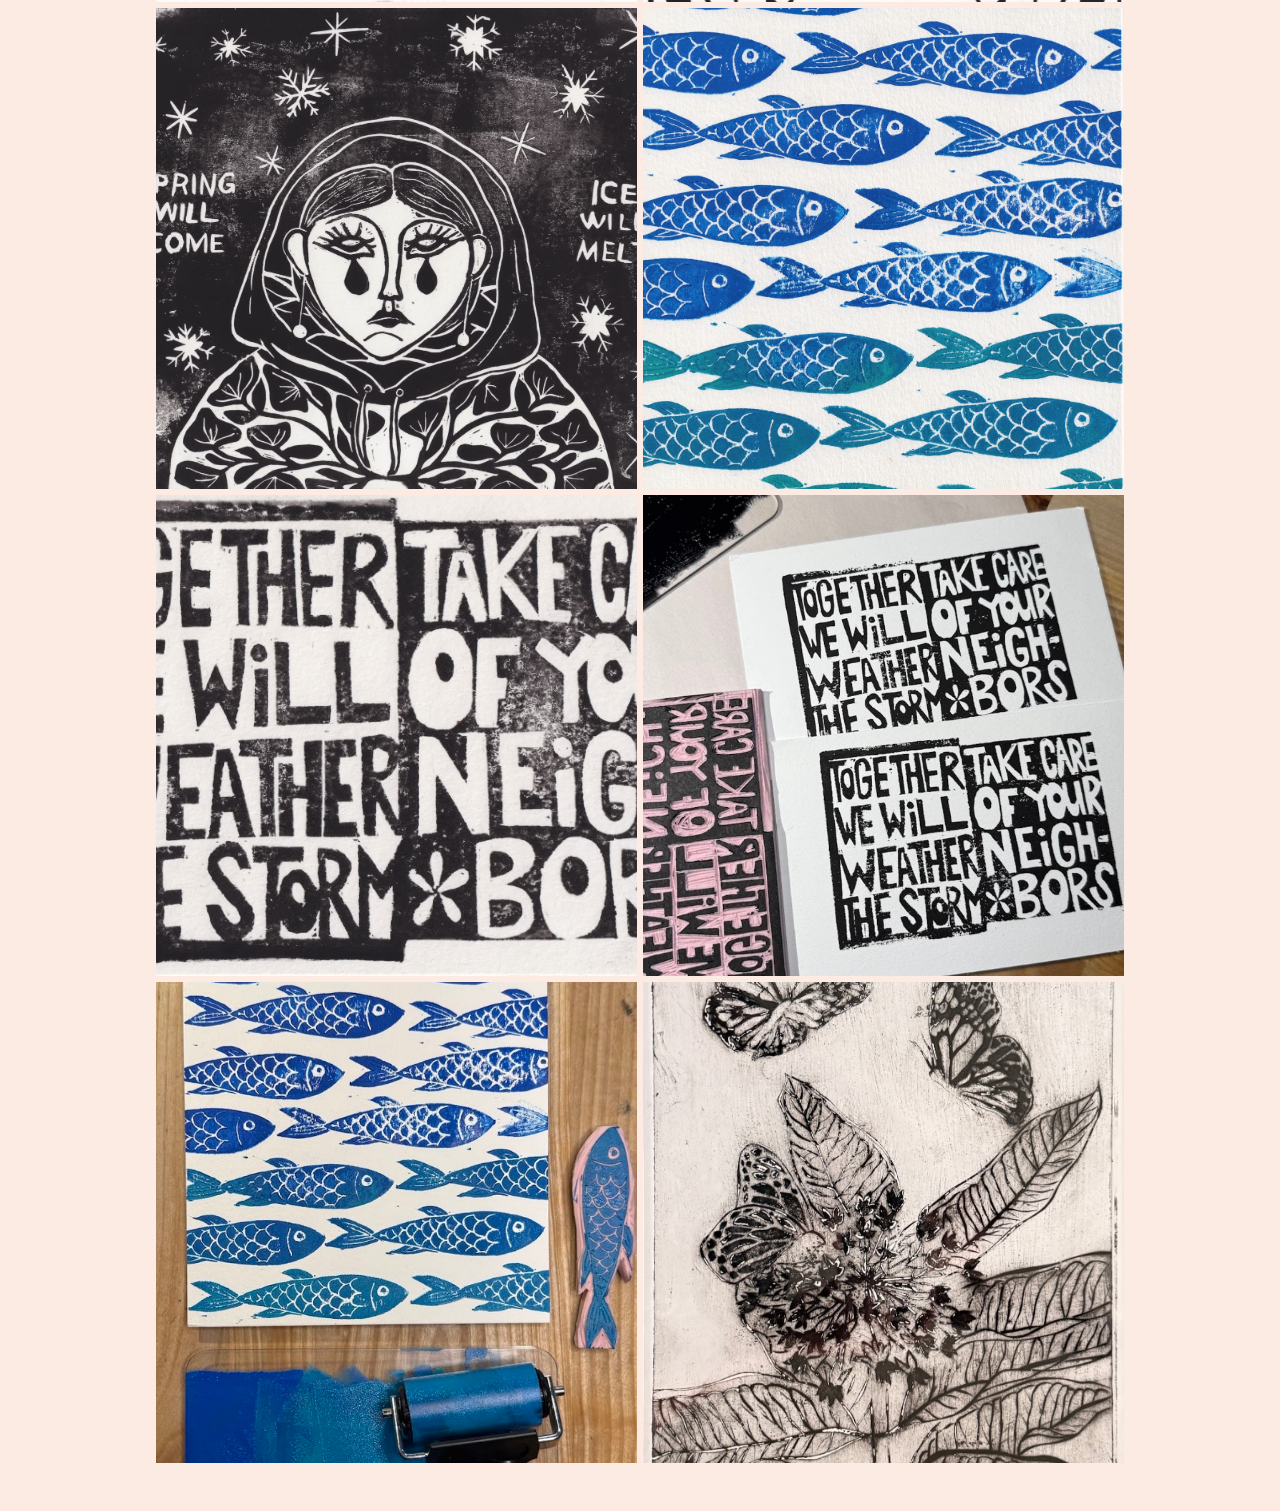
<file: my_work_printmaking.html>
<!DOCTYPE html>
<html lang="en">
<head>
  <meta charset="UTF-8">
  <meta name="viewport" content="width=device-width, initial-scale=1.0">
  <title>Printmaking — Emily Briggs</title>
  <link rel="stylesheet" href="css/style.css">
  <style>
    .page-wrapper {
      max-width: 1000px;
      margin: 0 auto;
      padding: 2rem 1rem 3rem;
    }
    .page-header {
      text-align: center;
      margin-bottom: 2rem;
    }
    .page-header h1 {
      font-size: 3rem;
    }
    .back-link {
      display: inline-block;
      font-family: "EmTitle";
      font-size: 1.1rem;
      color: #7D012F;
      text-decoration: none;
      margin-bottom: 1.5rem;
    }
    .back-link:hover {
      text-decoration: underline;
    }
    .photo-grid {
      display: grid;
      grid-template-columns: repeat(2, 1fr);
      gap: 6px;
    }
    .photo-grid img {
      width: 100%;
      aspect-ratio: 1;
      object-fit: cover;
      display: block;
    }
  </style>
</head>
<body>
  <div class="page-wrapper">
    <a class="back-link" href="my_work.html">← My Work</a>
    <div class="page-header">
      <h1>Printmaking</h1>
    </div>
    <div class="photo-grid">
      <img src="assets/my_work/printmaking/66501762125__F4246CB7-8161-4DF2-972B-5C1E4BA90F14 2.jpg" alt="Printmaking">
      <img src="assets/my_work/printmaking/66562043547__AE388671-2A9C-40BF-BFD7-1D832AC18E40.jpg" alt="Printmaking">
      <img src="assets/my_work/printmaking/IMG_20260113_0002 copy.jpg" alt="Printmaking">
      <img src="assets/my_work/printmaking/IMG_20260113_0012.jpg" alt="Printmaking">
      <img src="assets/my_work/printmaking/IMG_20260113_0016.jpg" alt="Printmaking">
      <img src="assets/my_work/printmaking/IMG_20260113_0017.jpg" alt="Printmaking">
      <img src="assets/my_work/printmaking/IMG_20260609_0001.jpg" alt="Printmaking">
      <img src="assets/my_work/printmaking/IMG_20260609_0002.jpg" alt="Printmaking">
      <img src="assets/my_work/printmaking/IMG_20260609_0003.jpg" alt="Printmaking">
      <img src="assets/my_work/printmaking/IMG_3831.jpg" alt="Printmaking">
      <img src="assets/my_work/printmaking/IMG_3845.jpg" alt="Printmaking">
      <img src="assets/my_work/printmaking/IMG_7644.jpg" alt="Printmaking">
    </div>
  </div>
</body>
</html>
</file>
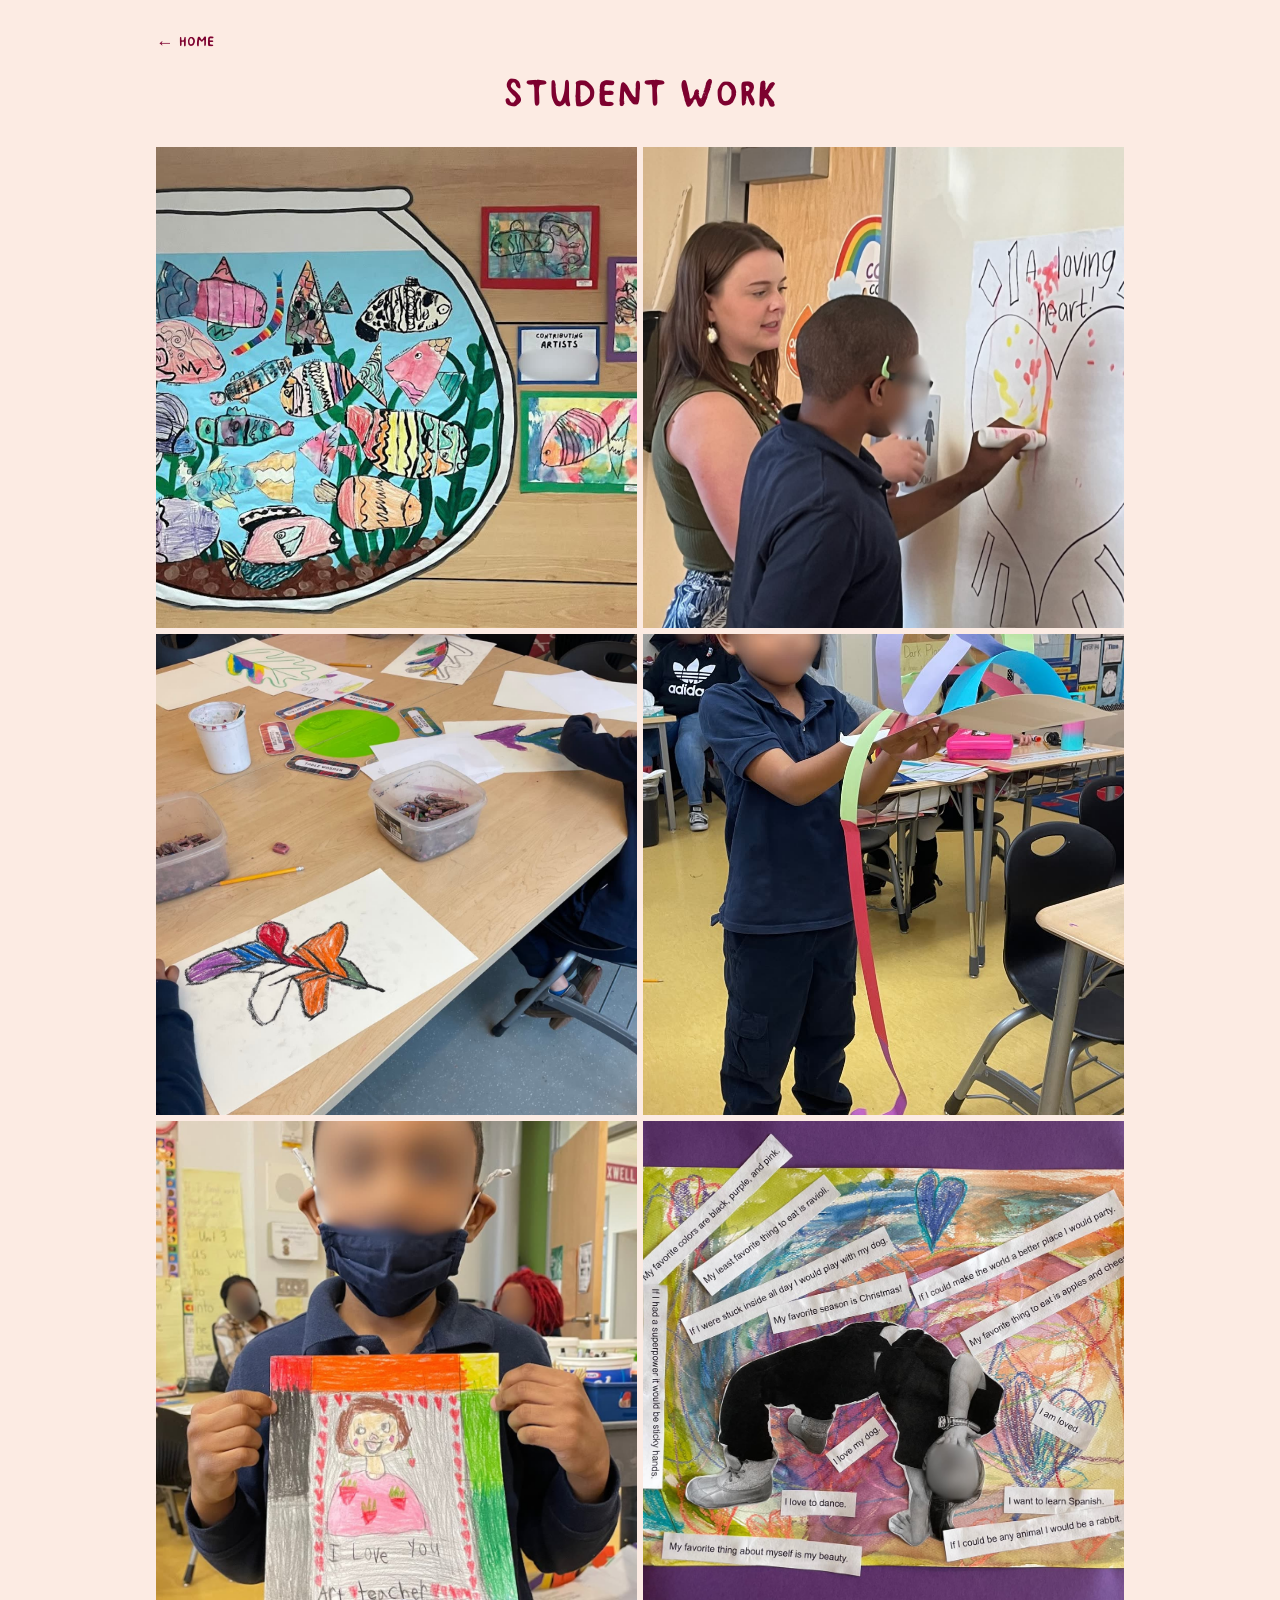
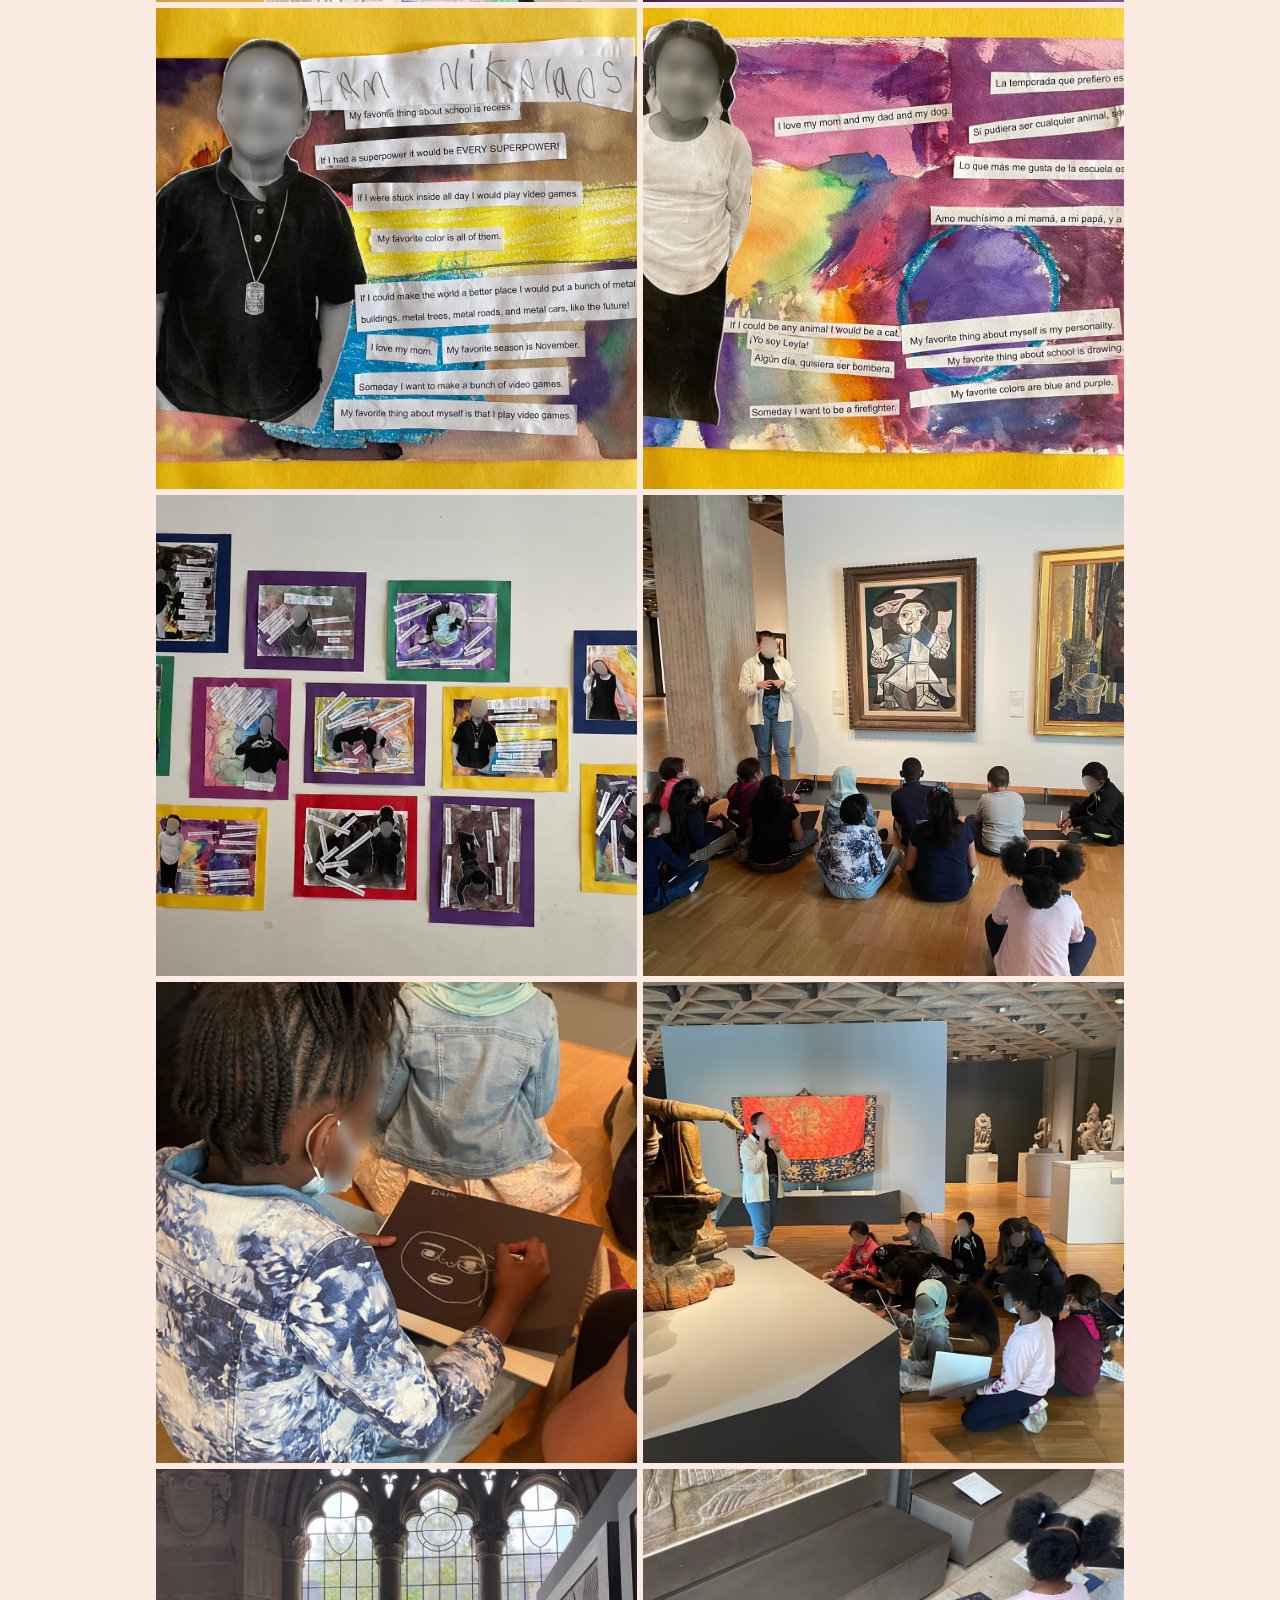
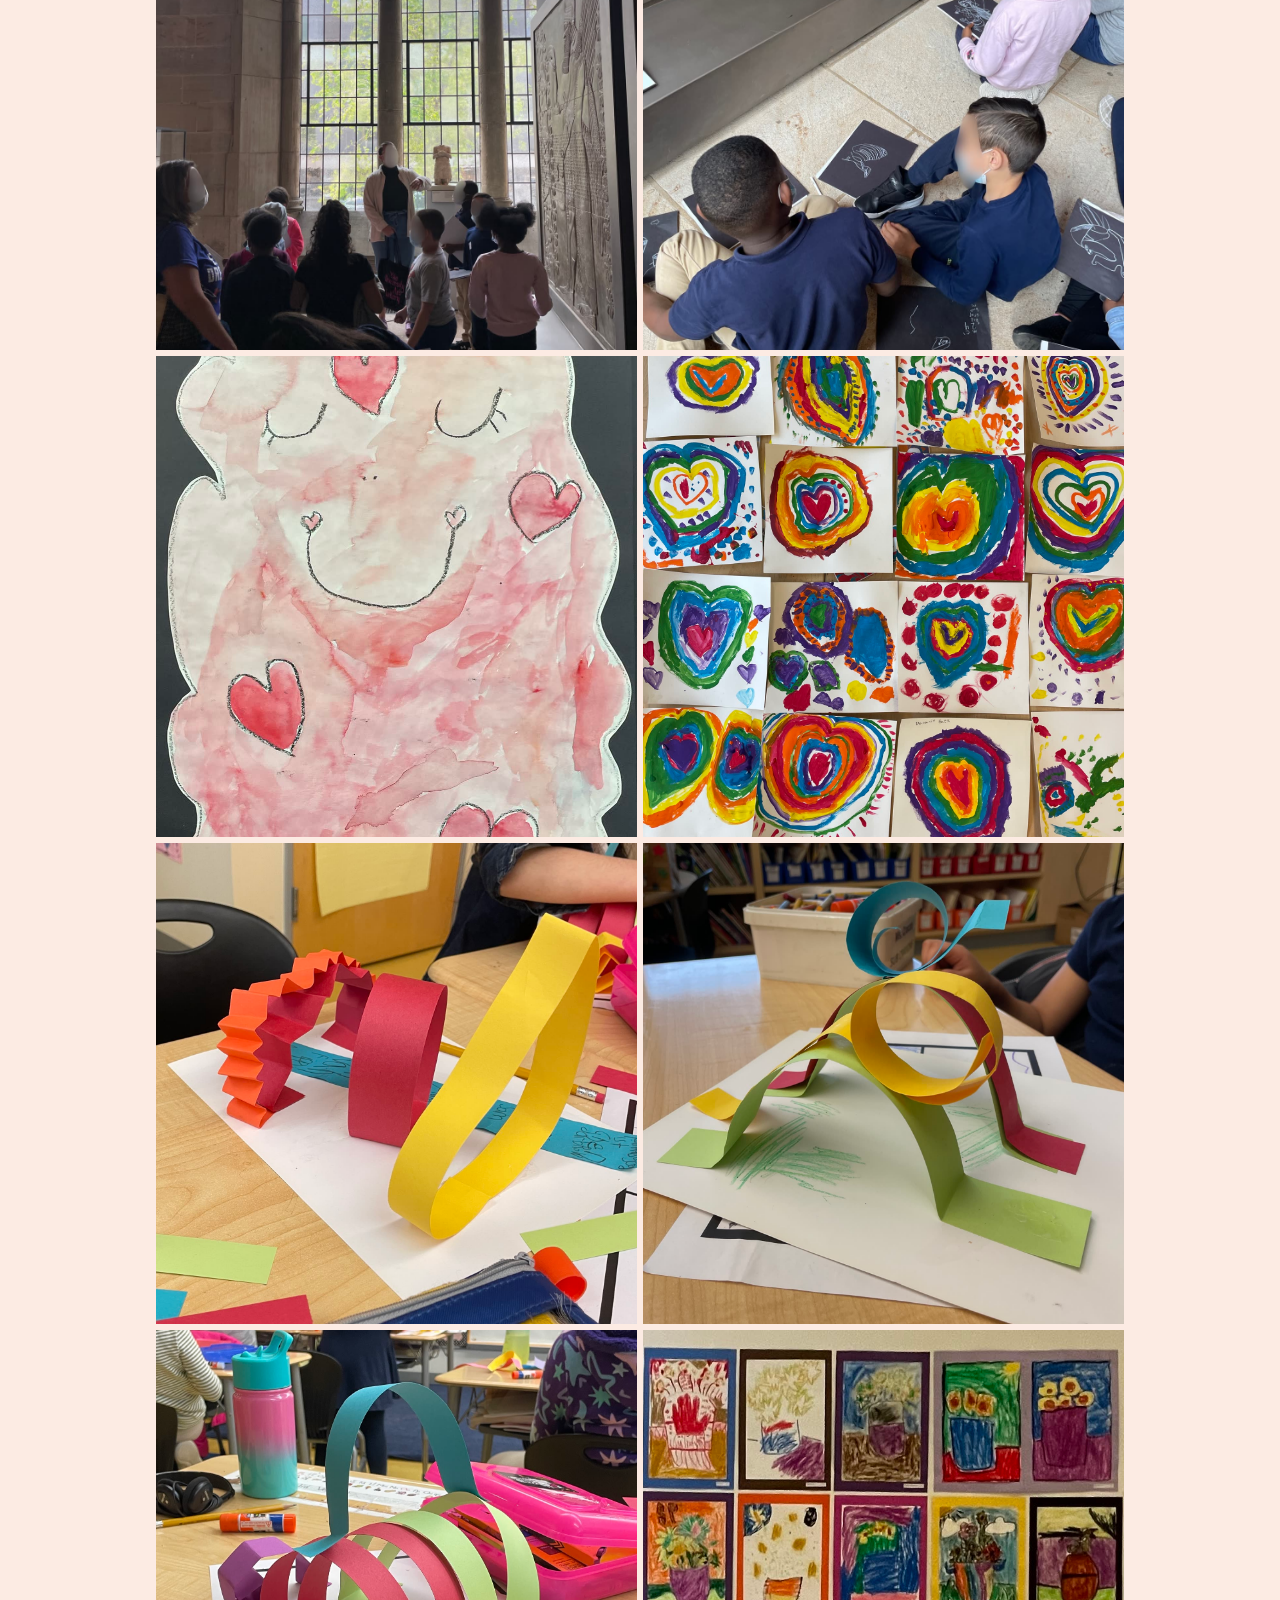
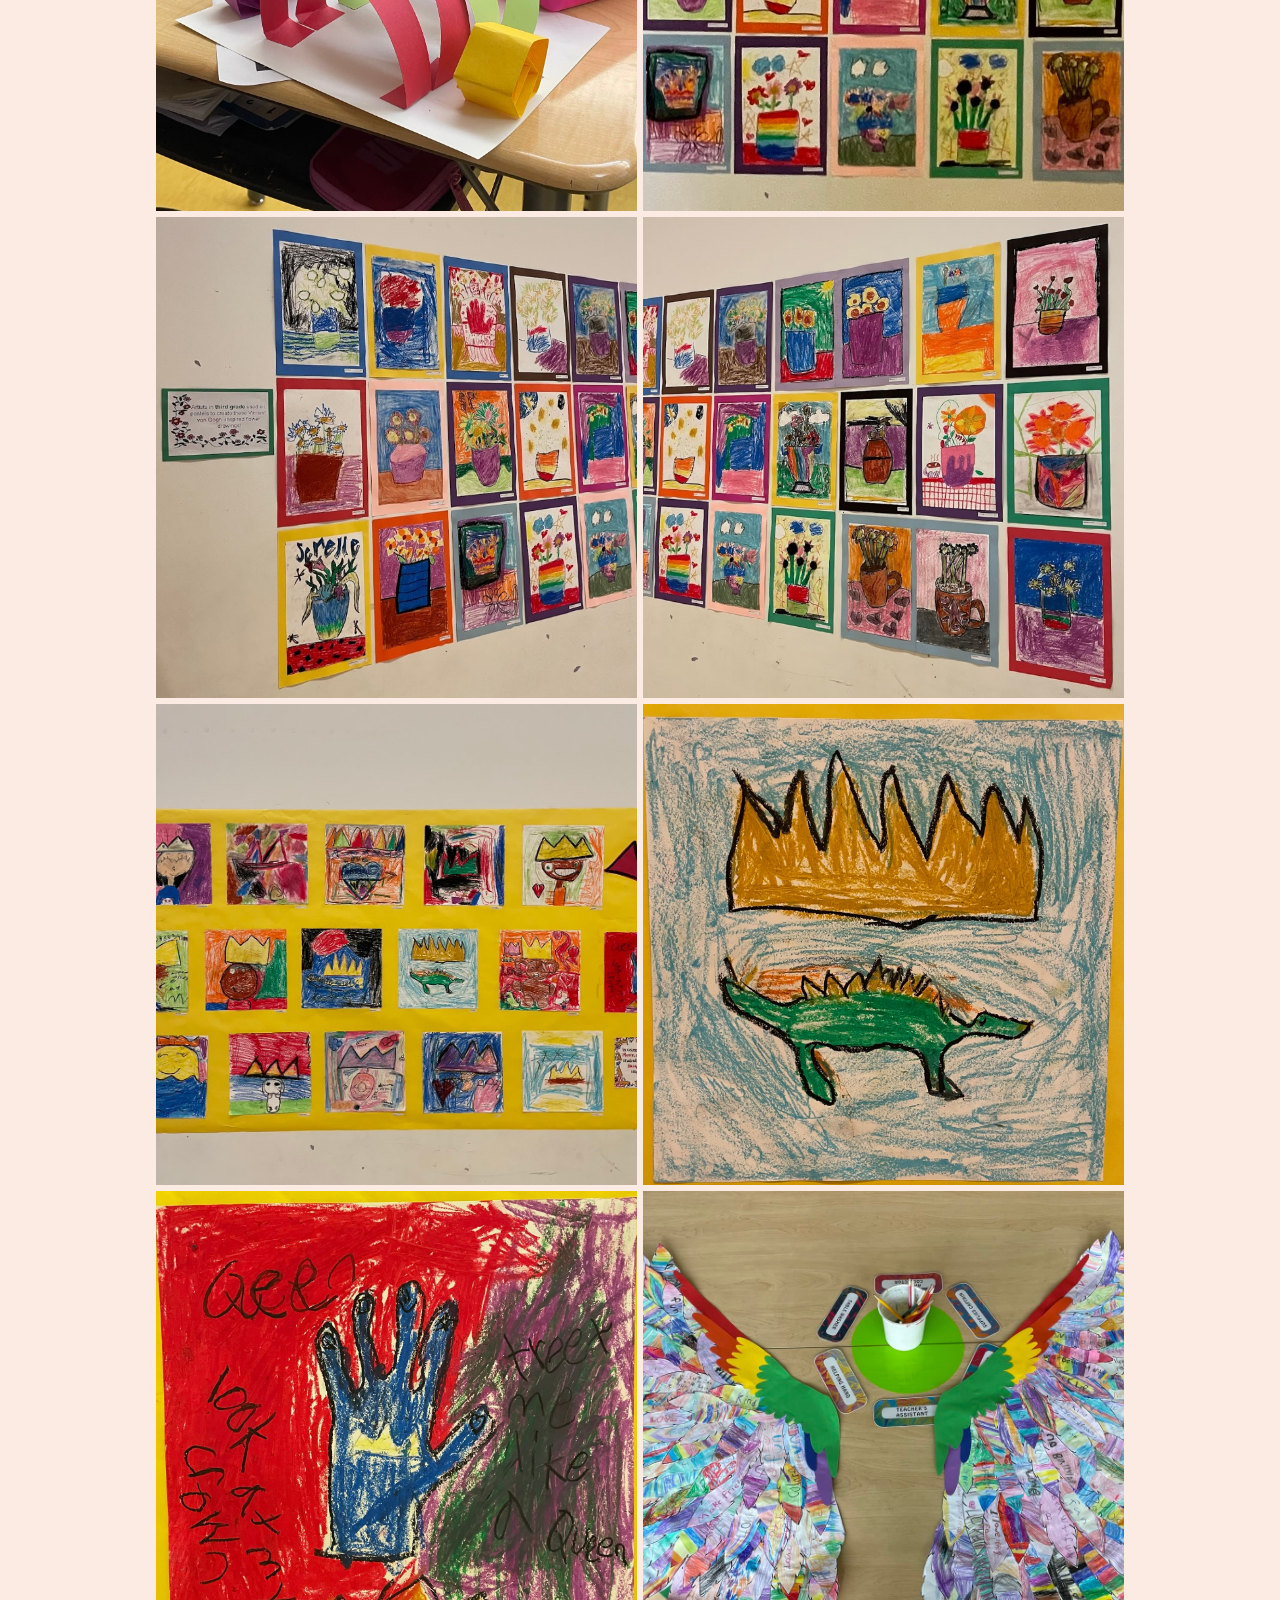
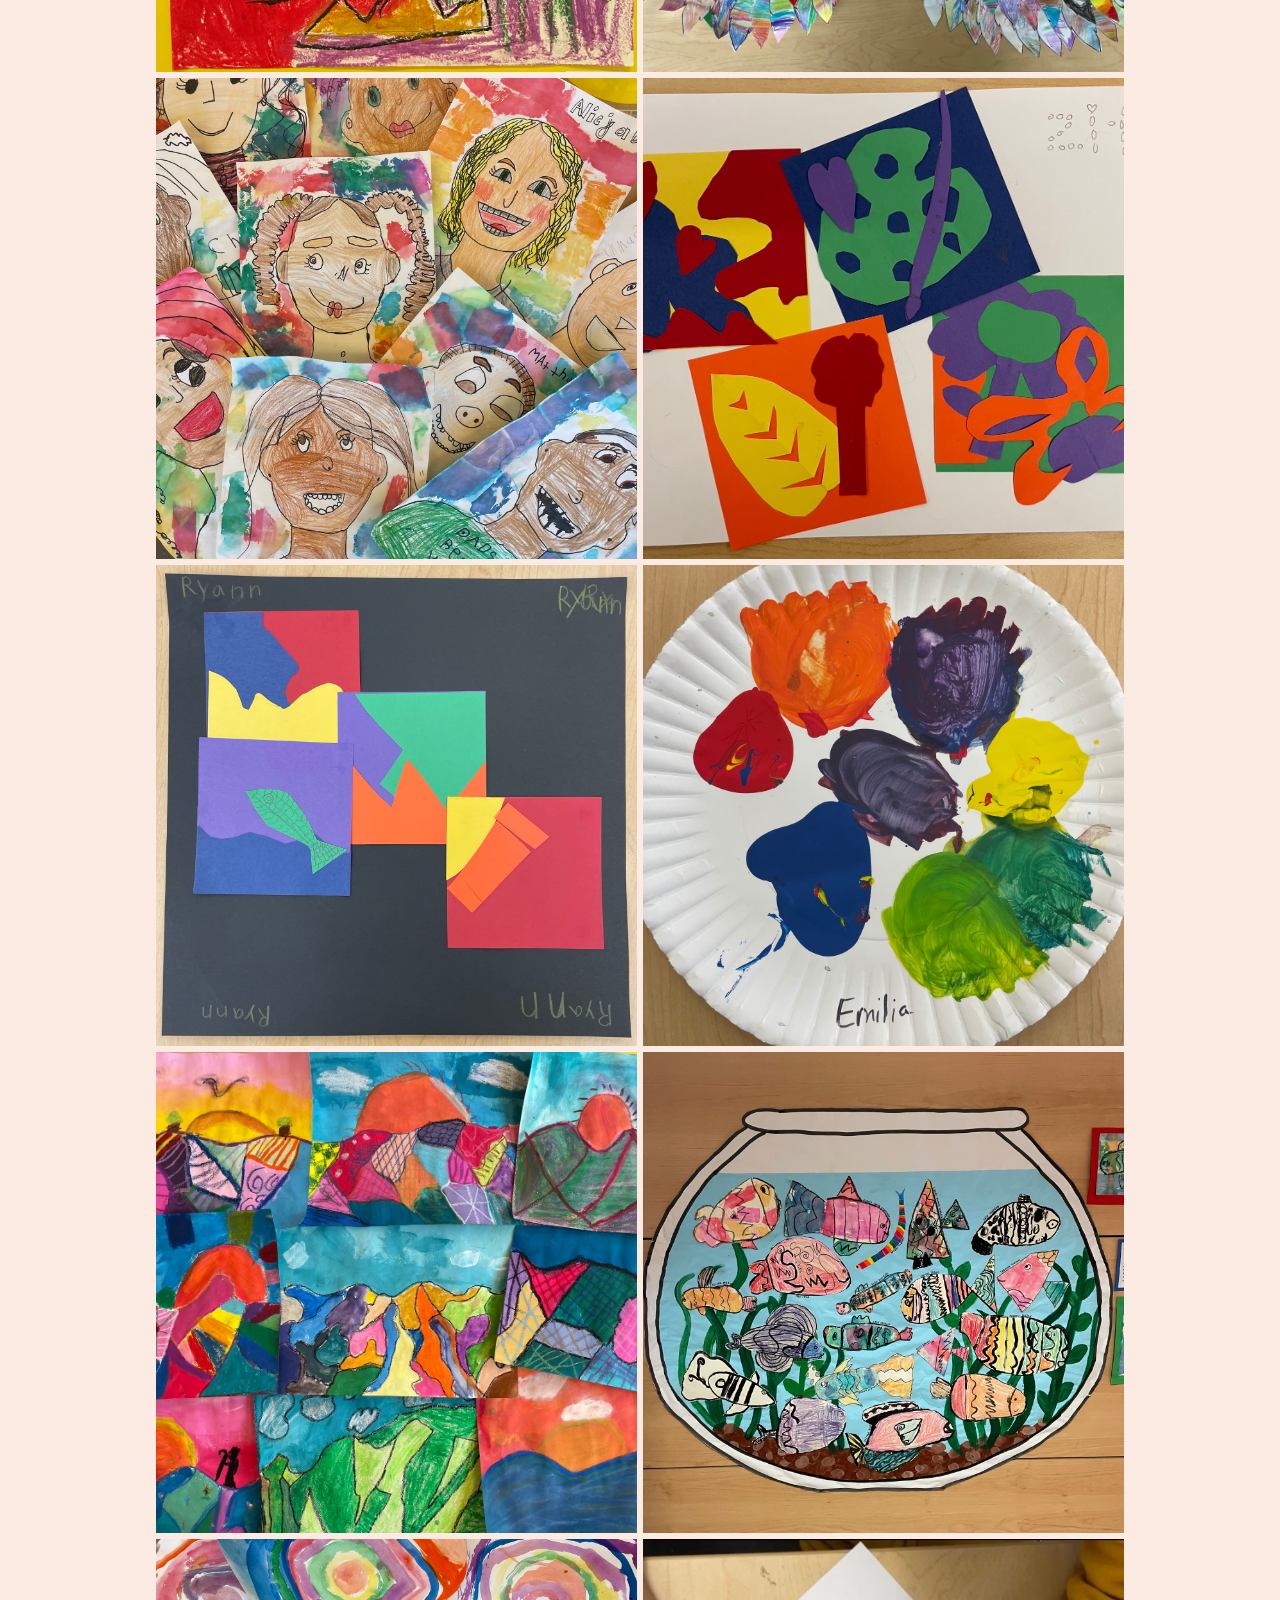
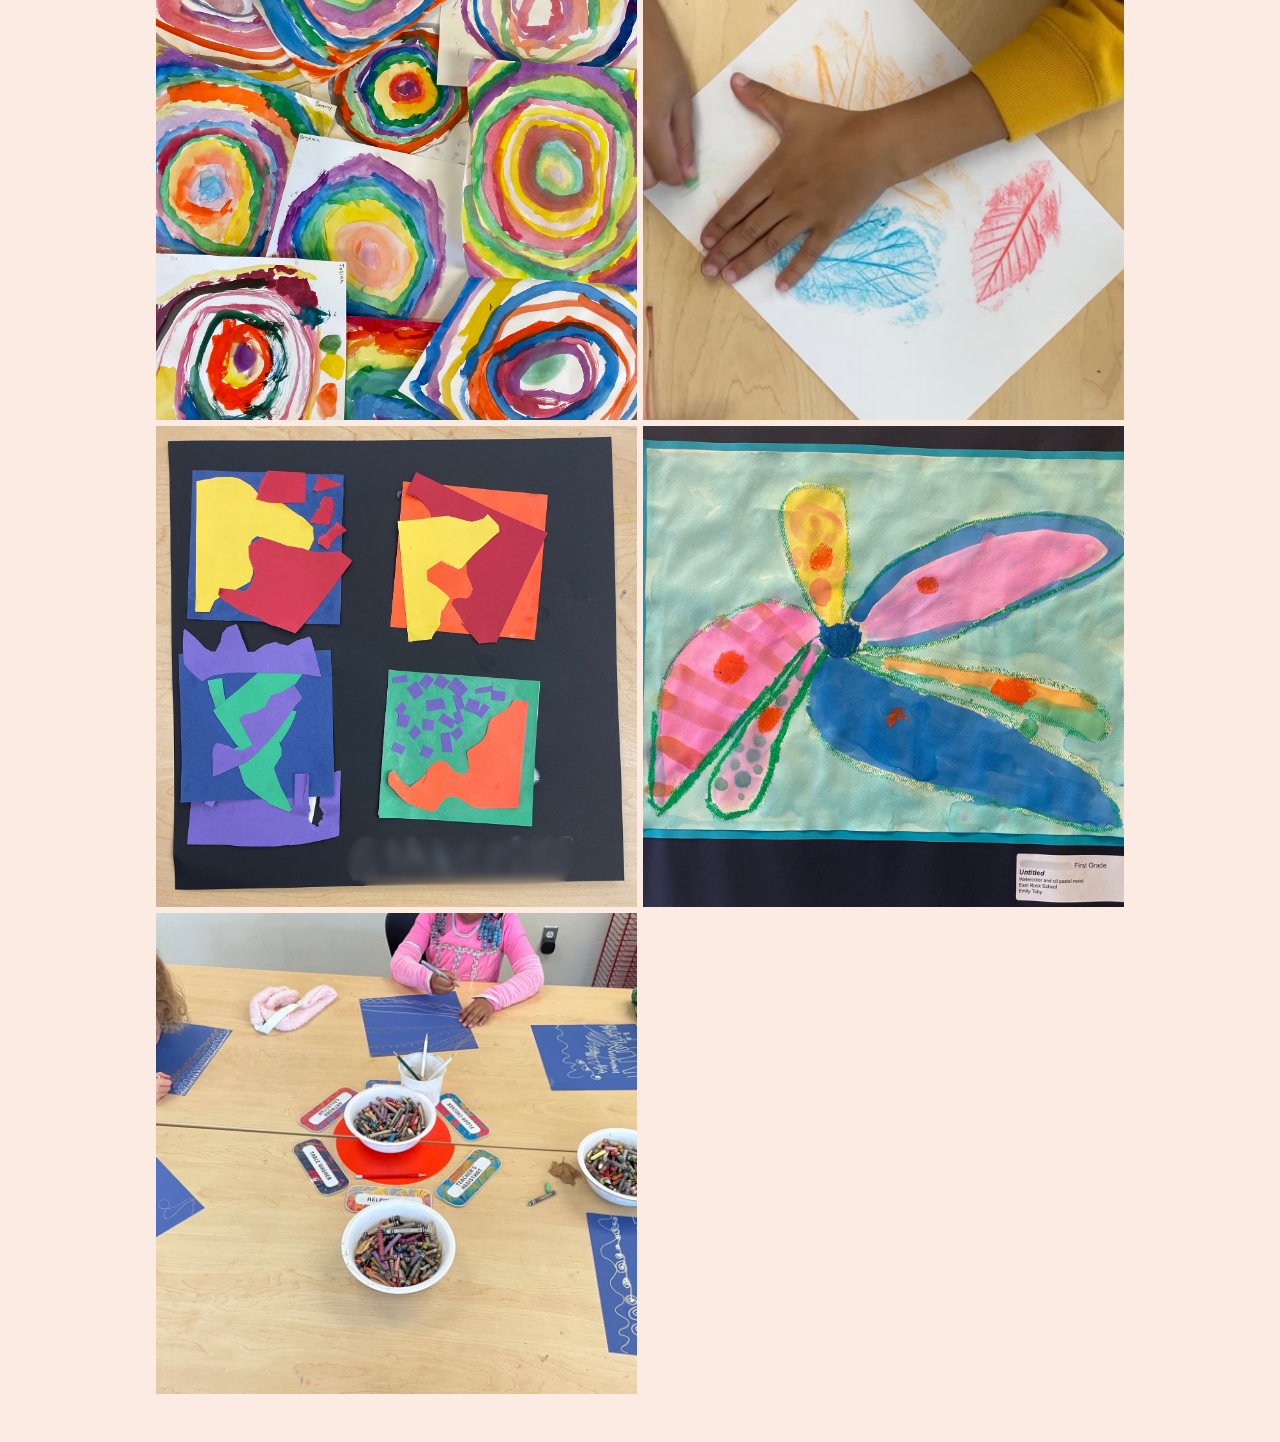
<file: student_work.html>
<!DOCTYPE html>
<html lang="en">
<head>
  <meta charset="UTF-8">
  <meta name="viewport" content="width=device-width, initial-scale=1.0">
  <title>Student Work — Emily Briggs</title>
  <link rel="stylesheet" href="css/style.css">
  <style>
    .page-wrapper {
      max-width: 1000px;
      margin: 0 auto;
      padding: 2rem 1rem 3rem;
    }
    .page-header {
      text-align: center;
      margin-bottom: 2rem;
    }
    .page-header h1 {
      font-size: 3rem;
    }
    .back-link {
      display: block;
      font-family: "EmTitle";
      font-size: 1.1rem;
      color: #7D012F;
      text-decoration: none;
      margin-bottom: 1.5rem;
    }
    .back-link:hover {
      text-decoration: underline;
    }
    .photo-grid {
      display: grid;
      grid-template-columns: repeat(2, 1fr);
      gap: 6px;
    }
    .photo-grid img {
      width: 100%;
      aspect-ratio: 1;
      object-fit: cover;
      display: block;
    }
  </style>
</head>
<body>
  <div class="page-wrapper">
    <a class="back-link" href="index.html">← Home</a>
    <div class="page-header">
      <h1>Student Work</h1>
    </div>
    <div class="photo-grid">
      <img src="assets/student_work/1 copy.jpg" alt="Student work">
      <img src="assets/student_work/1.jpg" alt="Student work">
      <img src="assets/student_work/2 copy.jpg" alt="Student work">
      <img src="assets/student_work/2.jpg" alt="Student work">
      <img src="assets/student_work/3 copy.jpg" alt="Student work">
      <img src="assets/student_work/3.jpg" alt="Student work">
      <img src="assets/student_work/4.jpg" alt="Student work">
      <img src="assets/student_work/5.jpg" alt="Student work">
      <img src="assets/student_work/6.jpg" alt="Student work">
      <img src="assets/student_work/7 (1).jpg" alt="Student work">
      <img src="assets/student_work/8.jpg" alt="Student work">
      <img src="assets/student_work/9.jpg" alt="Student work">
      <img src="assets/student_work/10.jpg" alt="Student work">
      <img src="assets/student_work/11.jpg" alt="Student work">
      <img src="assets/student_work/IMG_0518.jpg" alt="Student work">
      <img src="assets/student_work/IMG_0791.jpg" alt="Student work">
      <img src="assets/student_work/IMG_4233.jpg" alt="Student work">
      <img src="assets/student_work/IMG_4235.jpg" alt="Student work">
      <img src="assets/student_work/IMG_4236.jpg" alt="Student work">
      <img src="assets/student_work/IMG_4378.jpg" alt="Student work">
      <img src="assets/student_work/IMG_4388.jpg" alt="Student work">
      <img src="assets/student_work/IMG_4389.jpg" alt="Student work">
      <img src="assets/student_work/IMG_4740.jpg" alt="Student work">
      <img src="assets/student_work/IMG_4744.jpg" alt="Student work">
      <img src="assets/student_work/IMG_4745.jpg" alt="Student work">
      <img src="assets/student_work/IMG_8382.jpg" alt="Student work">
      <img src="assets/student_work/IMG_8790.jpg" alt="Student work">
      <img src="assets/student_work/IMG_8884.jpg" alt="Student work">
      <img src="assets/student_work/IMG_8890.jpg" alt="Student work">
      <img src="assets/student_work/IMG_8902.jpg" alt="Student work">
      <img src="assets/student_work/IMG_9064.jpg" alt="Student work">
      <img src="assets/student_work/IMG_9252.jpg" alt="Student work">
      <img src="assets/student_work/IMG_9634.jpg" alt="Student work">
      <img src="assets/student_work/Screenshot 2026-06-10 at 7.48.56 AM.jpg" alt="Student work">
      <img src="assets/student_work/Untitled design (3) copy 2.jpg" alt="Student work">
      <img src="assets/student_work/Untitled design (3) copy.jpg" alt="Student work">
      <img src="assets/student_work/Untitled design (3).jpg" alt="Student work">
    </div>
  </div>
</body>
</html>
</file>
<file: css/style.css>
@font-face {
  font-family: "EmTitle";
  src: url("../assets/EmTitle-Regular.otf") format("opentype");
}

@font-face {
  font-family: "EmHandwriting";
  src: url("../assets/EmHandwriting-Regular.otf") format("opentype");
}

* {
  margin: 0;
  padding: 0;
  box-sizing: border-box;
}

body {
  background-color: #FCEBE3;
  font-family: "EmHandwriting", serif;
  color: #7D012F;
}

.title-block {
  text-align: center;
  padding-top: 2.2rem;
}

h1 {
  font-family: "EmTitle";
  font-size: 4rem;
  font-weight: 400;
}

.subtitle {
  font-family: "EmHandwriting";
  font-size: 1.5rem;
  margin-top: 0.5rem;
}

.hero-wrapper {
  position: relative;
  max-width: 600px;
  min-width: 600px;
  margin: 0 auto;
}

.hero {
  display: grid;
  width: 100%;
}

.hero img {
  grid-area: 1 / 1;
  width: 100%;
  height: auto;
  display: block;
}

.nav-links {
  position: absolute;
  inset: 0;
  z-index: 1;
}

.nav-link {
  position: absolute;
  font-family: "EmTitle";
  color: #7D012F;
  text-decoration: none;
  letter-spacing: 0.05em;
  line-height: 0.8;
}

.nav-link:hover {
  text-decoration: underline;
}

.link-my-work {
  font-size: 1.8rem;
  top: 327px;
  left: 15px;
}

.link-student-work {
  font-size: 1.6rem;
  top: 316px;
  right: 22px;
  text-align: center;
}

.link-my-garden {
  font-size: 1.5rem;
  top: 436px;
  left: 0px;
}

.link-my-kitchen {
  font-size: 1.3rem;
  top: 416px;
  right: 24px;
}

.link-lesson-plans {
  font-size: 1.73rem;
  top: 610px;
  left: 18px;
  text-align: center;
  letter-spacing: 0.06em;
}

.link-contact {
  font-size: 1.36rem;
  top: 773px;
  left: 250px;
}

.hero-overlay {
  position: absolute;
  top: 0;
  left: 0;
  right: 0;
  display: flex;
  flex-direction: column;
  align-items: center;
  padding: 0 1rem;
}

.hero-overlay img {
  width: 100%;
  height: 280px;
  object-fit: cover;
  object-position: center 12%;
  margin-top: -12px;
}

.bio {
  display: flex;
  flex-direction: column;
  gap: 1rem;
  font-size: 1.3rem;
  line-height: 1.05;
  max-width: 300px;
  text-align: center;
  margin-top: -60px;
}
</file>
